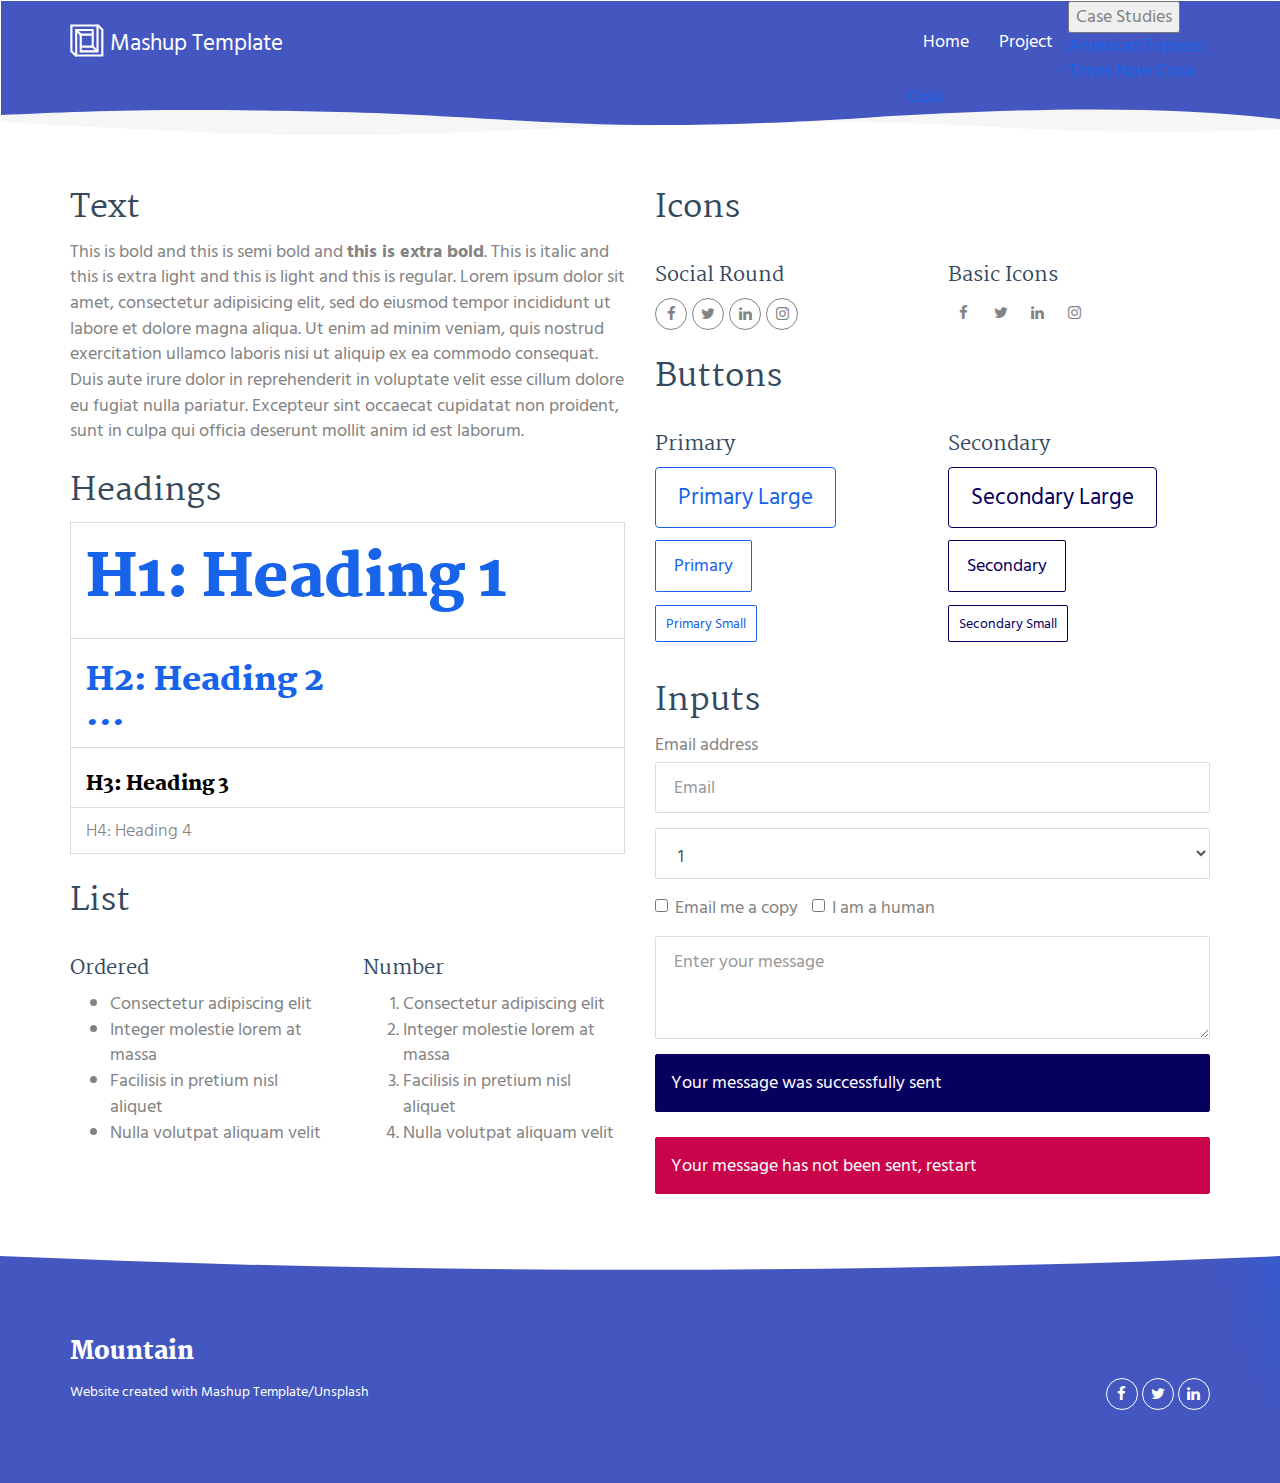
<file: components.html>
<!DOCTYPE html>
<html lang="en">

<head>
  <meta charset="UTF-8">
  <meta content="IE=edge" http-equiv="X-UA-Compatible">
  <meta content="width=device-width,initial-scale=1" name="viewport">
  <meta content="description" name="description">
  <meta name="google" content="notranslate" />
  <meta content="Mashup templates have been developped by Orson.io team" name="author">

  <!-- Disable tap highlight on IE -->
  <meta name="msapplication-tap-highlight" content="no">


  <link rel="apple-touch-icon" sizes="180x180" href="./assets/apple-icon-180x180.png">
  <link href="./assets/favicon.ico" rel="icon">

  <link href="" rel="stylesheet">


  <title>Title page</title>

  <link href="./main.550dcf66.css" rel="stylesheet">
</head>

<body> <!-- Add your content of header -->
  <header>
    <nav class="navbar navbar-default active">
      <div class="container">
        <div class="navbar-header">
          <button type="button" class="navbar-toggle collapsed" data-toggle="collapse" data-target="#navbar-collapse"
            aria-expanded="false">
            <span class="sr-only">Toggle navigation</span>
            <span class="icon-bar"></span>
            <span class="icon-bar"></span>
            <span class="icon-bar"></span>
          </button>
          <a class="navbar-brand" href="./index.html" title="">
            <img src="./assets/images/mashup-icon.svg" class="navbar-logo-img" alt="">
            Mashup Template
          </a>
        </div>

        <div class="collapse navbar-collapse" id="navbar-collapse">
          <ul class="nav navbar-nav navbar-right">
            <li><a href="./index.html" title="">Home</a></li>
            <li><a href="./project.html" title="">Project</a></li>
            <div class="dropdown">
              <button class="dropbtn">Case Studies</button>

              <div class="dropdown-content">
                <a href="./project.html">American Express</a>
                <a href="#">Times Now</a>
                <a href="#">Coca Cola</a>
              </div>
            </div>

          </ul>
        </div>
      </div>
    </nav>
  </header>

  <!-- Add your site or app content here -->
  <div class="container">
    <div class="row">
      <div class="col-xs-12 col-md-6">

        <div class="template-example">
          <h2 class="template-title-example">Text</h2>
          <p>This is bold and this is semi bold and <b>this is extra bold</b>. This is italic and this is extra light
            and this is light
            and this is regular. Lorem ipsum dolor sit amet, consectetur adipisicing elit, sed do eiusmod
            tempor incididunt ut labore et dolore magna aliqua. Ut enim ad minim veniam,
            quis nostrud exercitation ullamco laboris nisi ut aliquip ex ea commodo
            consequat. Duis aute irure dolor in reprehenderit in voluptate velit esse
            cillum dolore eu fugiat nulla pariatur. Excepteur sint occaecat cupidatat non
            proident, sunt in culpa qui officia deserunt mollit anim id est laborum.
          </p>
        </div>

        <div class="template-example">
          <h2 class="template-title-example">Headings</h2>

          <table class="table table-bordered">
            <tr>
              <td>
                <h1>H1: Heading 1</h1>
              </td>
            </tr>
            <tr>
              <td>
                <h2>H2: Heading 2</h2>
              </td>
            </tr>
            <tr>
              <td>
                <h3>H3: Heading 3</h3>
              </td>
            </tr>
            <tr>
              <td>
                <h4>H4: Heading 4</h4>
              </td>
            </tr>
          </table>
        </div>

        <div class="template-example">
          <h2 class="template-title-example">List</h2>
          <div class="row">
            <div class="col-md-6">
              <h3 class="template-title-example">Ordered</h3>
              <ul>
                <li>Consectetur adipiscing elit</li>
                <li>Integer molestie lorem at massa</li>
                <li>Facilisis in pretium nisl aliquet</li>
                <li>Nulla volutpat aliquam velit</li>
              </ul>
            </div>
            <div class="col-md-6">
              <h3 class="template-title-example">Number</h3>
              <ol>
                <li>Consectetur adipiscing elit</li>
                <li>Integer molestie lorem at massa</li>
                <li>Facilisis in pretium nisl aliquet</li>
                <li>Nulla volutpat aliquam velit</li>
              </ol>
            </div>
          </div>
        </div>


      </div>

      <div class="col-xs-12 col-md-6">
        <div class="template-example">
          <h2 class="template-title-example">Icons</h2>

          <div class="row">
            <div class="col-md-6">
              <h3 class="template-title-example">Social Round</h2>
                <ul class="list-icons">
                  <li>
                    <a href="" class="social-round-icon fa-icon">
                      <i class="fa fa-facebook"></i>
                    </a>
                  </li>
                  <li>
                    <a href="" class="social-round-icon fa-icon">
                      <i class="fa fa-twitter"></i>
                    </a>
                  </li>
                  <li>
                    <a href="" class="social-round-icon fa-icon">
                      <i class="fa fa-linkedin"></i>
                    </a>
                  </li>
                  <li>
                    <a href="" class="social-round-icon fa-icon">
                      <i class="fa fa-instagram"></i>
                    </a>
                  </li>
                </ul>
            </div>
            <div class="col-md-6">
              <h3 class="template-title-example">Basic Icons</h2>
                <ul class="list-icons">
                  <li>
                    <span class="fa-icon">
                      <i class="fa fa-facebook"></i>
                    </span>
                  </li>
                  <li>
                    <span class="fa-icon">
                      <i class="fa fa-twitter"></i>
                    </span>
                  </li>
                  <li>
                    <span class="fa-icon">
                      <i class="fa fa-linkedin"></i>
                    </span>
                  </li>
                  <li>
                    <span class="fa-icon">
                      <i class="fa fa-instagram"></i>
                    </span>
                  </li>
                </ul>
            </div>

          </div>





        </div>

        <div class="template-example">
          <h2 class="template-title-example">Buttons</h2>
          <div class="row">
            <div class="col-md-6">
              <h3 class="template-title-example">Primary</h2>
                <div class="row">
                  <div class="col-md-6">
                    <p><a href="" class="btn btn-primary btn-lg">Primary Large</a></p>
                    <p><a href="" class="btn btn-primary">Primary </a></p>
                    <p><a href="" class="btn btn-primary btn-sm">Primary Small</a></p>
                  </div>
                </div>

            </div>

            <div class="col-md-6">
              <h3 class="template-title-example">Secondary</h2>
                <div class="row">
                  <div class="col-md-6">
                    <p><a href="" class="btn btn-info btn-lg">Secondary Large</a></p>
                    <p><a href="" class="btn btn-info">Secondary </a></p>
                    <p><a href="" class="btn btn-info btn-sm">Secondary Small</a></p>
                  </div>
                </div>
            </div>
          </div>
        </div>

        <div class="template-example">
          <h2 class="template-title-example">Inputs</h2>

          <div class="form-group">
            <label for="exampleInputEmail1">Email address</label>
            <input type="email" class="form-control" id="exampleInputEmail1" placeholder="Email">
          </div>

          <div class="form-group">
            <select class="form-control">
              <option>1</option>
              <option>2</option>
              <option>3</option>
              <option>4</option>
              <option>5</option>
            </select>
          </div>

          <div class="form-group">
            <label class="checkbox-inline">
              <input type="checkbox" id="inlineCheckbox1" value="option1"> Email me a copy
            </label>
            <label class="checkbox-inline">
              <input type="checkbox" id="inlineCheckbox2" value="option2"> I am a human
            </label>
          </div>

          <div class="form-group">
            <textarea class="form-control" rows="3" placeholder="Enter your message"></textarea>
          </div>

          <div class="alert alert-success" role="alert">Your message was successfully sent</div>
          <div class="alert alert-danger" role="alert">Your message has not been sent, restart</div>
        </div>




      </div>
    </div>
  </div>

  <footer class="footer-container white-text-container">
    <div class="container">
      <div class="row">


        <div class="col-xs-12">
          <h3>Mountain</h3>

          <div class="row">
            <div class="col-xs-12 col-sm-7">
              <p><small>Website created with <a href="http://www.mashup-template.com/"
                    title="Create website with free html template">Mashup Template</a>/<a
                    href="https://www.unsplash.com/" title="Beautiful Free Images">Unsplash</a></small>
              </p>
            </div>
            <div class="col-xs-12 col-sm-5">
              <p class="text-right">
                <a href="https://facebook.com/" class="social-round-icon white-round-icon fa-icon" title="">
                  <i class="fa fa-facebook" aria-hidden="true"></i>
                </a>
                <a href="https://twitter.com/" class="social-round-icon white-round-icon fa-icon" title="">
                  <i class="fa fa-twitter" aria-hidden="true"></i>
                </a>
                <a href="https://www.linkedin.com/" class="social-round-icon white-round-icon fa-icon" title="">
                  <i class="fa fa-linkedin" aria-hidden="true"></i>
                </a>
              </p>
            </div>
          </div>


        </div>
      </div>
    </div>
  </footer>

  <script>
    document.addEventListener("DOMContentLoaded", function (event) {
      navActivePage();
      scrollRevelation('.reveal');
    });
  </script>

  <!-- Google Analytics: change UA-XXXXX-X to be your site's ID 

<script>
  (function (i, s, o, g, r, a, m) {
    i['GoogleAnalyticsObject'] = r; i[r] = i[r] || function () {
      (i[r].q = i[r].q || []).push(arguments)
    }, i[r].l = 1 * new Date(); a = s.createElement(o),
      m = s.getElementsByTagName(o)[0]; a.async = 1; a.src = g; m.parentNode.insertBefore(a, m)
  })(window, document, 'script', '//www.google-analytics.com/analytics.js', 'ga');
  ga('create', 'UA-XXXXX-X', 'auto');
  ga('send', 'pageview');
</script>

-->
  <script type="text/javascript" src="./main.0cf8b554.js"></script>
</body>

</html>
</file>
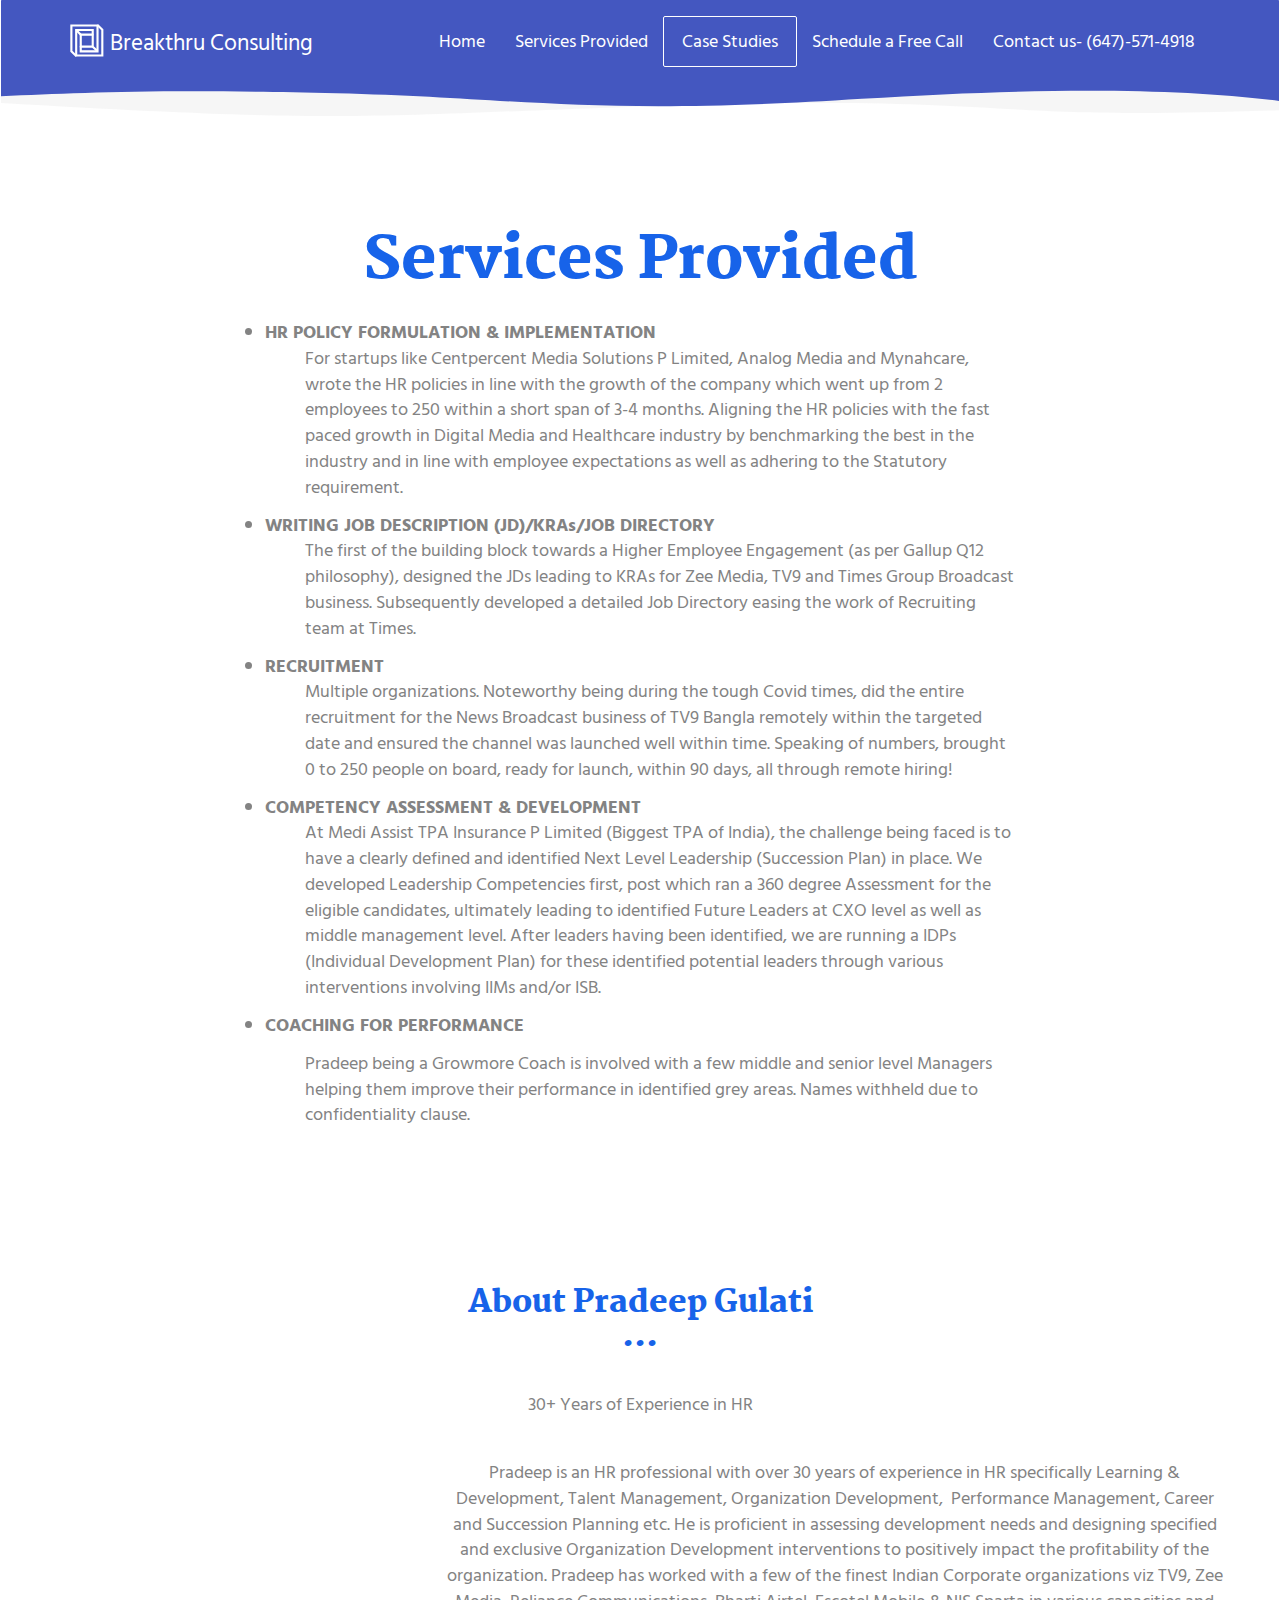
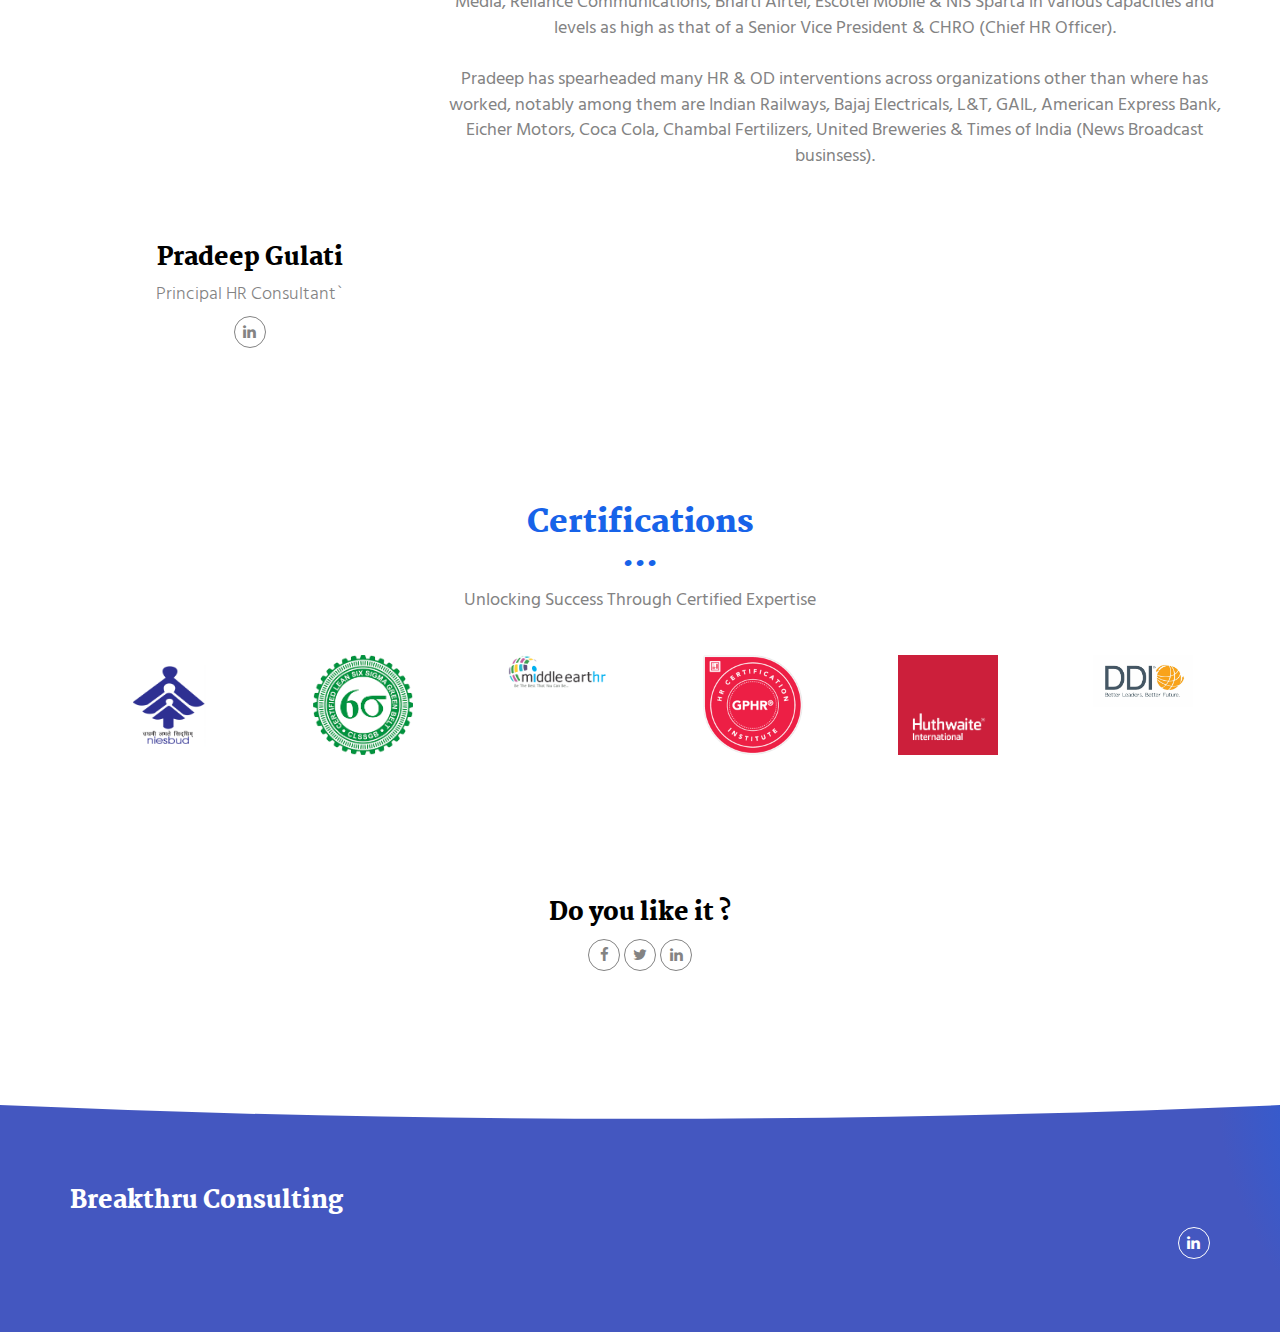
<file: services.html>
<!DOCTYPE html>
<html lang="en">

<head>
  <meta charset="UTF-8">
  <meta content="IE=edge" http-equiv="X-UA-Compatible">
  <meta content="width=device-width,initial-scale=1" name="viewport">
  <meta content="description" name="description">
  <meta name="google" content="notranslate" />
  <meta content="Mashup templates have been developped by Orson.io team" name="author">

  <!-- Disable tap highlight on IE -->
  <meta name="msapplication-tap-highlight" content="no">


  <link rel="apple-touch-icon" sizes="180x180" href="./assets/apple-icon-180x180.png">
  <link href="./assets/favicon.ico" rel="icon">

  <link href="" rel="stylesheet">
  <style>
    .dropbtn {
      background-color: #4457c0;
      color: white;
      padding: 16px;
      font-size: 16px;
      border: none;
      cursor: pointer;
    }

    .dropdown {
      position: relative;
      display: inline-block;
    }

    .dropdown-content {
      display: none;
      position: absolute;
      background-color: #f9f9f9;
      min-width: 160px;
      box-shadow: 0px 8px 16px 0px rgba(0, 0, 0, 0.2);
      z-index: 1;
      top: 100%;
      /* This positions the dropdown below the button */
    }

    .dropdown-content a {
      color: black;
      padding: 12px 16px;
      text-decoration: none;
      display: block;
    }

    .dropdown-content a:hover {
      background-color: #f1f1f1;
    }

    .dropdown:hover .dropdown-content {
      display: block;
    }

    .dropdown:hover .dropbtn {
      /* TODO:change color to a darker shade */
      background-color: #070e37;
    }
  </style>

  <title>Services and Team</title>

  <link href="./main.550dcf66.css" rel="stylesheet">
</head>

<body> <!-- Add your content of header -->
  <header>
    <nav class="navbar navbar-default active">
      <div class="container">
        <div class="navbar-header">
          <button type="button" class="navbar-toggle collapsed" data-toggle="collapse" data-target="#navbar-collapse"
            aria-expanded="false">
            <span class="sr-only">Toggle navigation</span>
            <span class="icon-bar"></span>
            <span class="icon-bar"></span>
            <span class="icon-bar"></span>
          </button>
          <a class="navbar-brand" href="./index.html" title="">
            <img src="./assets/images/mashup-icon.svg" class="navbar-logo-img" alt="">
            Breakthru Consulting
          </a>
        </div>

        <div class="collapse navbar-collapse" id="navbar-collapse">
          <ul class="nav navbar-nav navbar-right">
            <li><a href="./index.html" title="">Home</a></li>
            <li><a href="./services.html" title="">Services Provided</a></li>
            <li>
              <div class="dropdown">
                <button class="btn btn-default navbar-btn">Case Studies</button>
                <div class="dropdown-content">
                  <a href="./amex.html">American Express</a>
                  <a href="./timesnow.html">Times Now</a>
                  <a href="./airtel.html">Airtel</a>
                </div>
              </div>
            </li>
            <li><a href="https://calendly.com/breakthru_consulting" target="_blank">Schedule a Free Call</a></li>

            <li><a href="./index.html" title="">Contact us- (647)-571-4918</a></li>
          </ul>
        </div>
      </div>
    </nav>
  </header>

  <div class="section-container">
    <div class="container">
      <div class="row">
        <div class="col-xs-12 col-md-8 col-md-offset-2">
          <h1 class="text-center">Services Provided</h1>

          <li><b>HR POLICY FORMULATION & IMPLEMENTATION</b></li>
          <ul>
            <p>For startups like Centpercent Media Solutions P Limited, Analog Media and Mynahcare, wrote the HR
              policies in line with the growth of the company which went up from 2 employees to 250 within a short span
              of 3-4 months. Aligning the HR policies with the fast paced growth in Digital Media and Healthcare
              industry by benchmarking the best in the industry and in line with employee expectations as well as
              adhering to the Statutory requirement.
            </p>
          </ul>
          <li><b>WRITING JOB DESCRIPTION (JD)/KRAs/JOB DIRECTORY</b></li>
          <ul>
            <p>The first of the building block towards a Higher Employee Engagement (as per Gallup Q12 philosophy),
              designed the JDs leading to KRAs for Zee Media, TV9 and Times Group Broadcast business. Subsequently
              developed a detailed Job Directory easing the work of Recruiting team at Times.
            </p>
          </ul>
          <li><b>RECRUITMENT</b></li>
          <ul>
            <p>Multiple organizations. Noteworthy being during the tough Covid times, did the entire recruitment for the
              News Broadcast business of TV9 Bangla remotely within the targeted date and ensured the channel was
              launched well within time. Speaking of numbers, brought 0 to 250 people on board, ready for launch, within
              90 days, all through remote hiring!</p>
          </ul>
          <li><b>COMPETENCY ASSESSMENT & DEVELOPMENT</b></li>
          <ul>
            <p>
              At Medi Assist TPA Insurance P Limited (Biggest TPA of India), the challenge being faced is to have a
              clearly defined and identified Next Level Leadership (Succession Plan) in place.
              We developed Leadership Competencies first, post which ran a 360 degree Assessment for the eligible
              candidates, ultimately leading to identified Future Leaders at CXO level as well as middle management
              level. After leaders having been identified, we are running a IDPs (Individual Development Plan) for these
              identified potential leaders through various interventions involving IIMs and/or ISB.</p>
          </ul>
          <li><b>COACHING FOR PERFORMANCE</b></li>
          <p>
          <ul>Pradeep being a Growmore Coach is involved with a few middle and senior level Managers helping them
            improve
            their performance in identified grey areas. Names withheld due to confidentiality clause.
          </ul>
          </p>
        </div>
      </div>
    </div>
  </div>



  <div class="section-container">
    <div class="container text-center">
      <div class="row section-container-spacer">
        <div class="col-xs-12 col-md-12">
          <h2>About Pradeep Gulati</h2>
          <p><br>30+ Years of Experience in HR
          </p>
        </div>
      </div>
      <div class="row">
        <div class="col-xs-12 col-md-4">
          <img src="./assets/images/profil-02.jpg" alt="" class="reveal img-responsive reveal-content image-center">
          <h3>Pradeep Gulati</h3>
          <h4> Principal HR Consultant`</h4>

          <a href="https://www.linkedin.com/in/sakshamgulati/" class="social-round-icon fa-icon" title="">
            <i class="fa fa-linkedin" aria-hidden="true"></i>
          </a>
          </p>
        </div>
        <p>Pradeep is an HR professional with over 30 years of experience in HR specifically Learning &amp;
          Development, Talent Management, Organization Development,  Performance Management, Career and
          Succession Planning etc. He is proficient in assessing development needs and designing specified and
          exclusive Organization Development interventions to positively impact the profitability of the organization.
          Pradeep has worked with a few of the finest Indian Corporate organizations viz TV9, Zee Media, Reliance
          Communications, Bharti Airtel, Escotel Mobile &amp; NIS Sparta in various capacities and levels as high as
          that
          of a Senior Vice President &amp; CHRO (Chief HR Officer).<br>
           
          <br>Pradeep has spearheaded many HR &amp; OD interventions across organizations other than where has
          worked, notably among them are Indian Railways, Bajaj Electricals, L&amp;T, GAIL, American Express Bank,
          Eicher Motors, Coca Cola, Chambal Fertilizers, United Breweries &amp; Times of India (News Broadcast
          businsess).
        </p>


      </div>
    </div>
  </div>
  <div class="section-container">
    <div class="container text-center">
      <div class="row section-container-spacer">
        <div class="col-xs-12 col-md-12">
          <h2 class="text-center">Certifications</h2>
          <p>Unlocking Success Through Certified Expertise
          </p>
        </div>
      </div>
      <div class="container">
        <div class="row justify-content-center align-items-center">
          <div class="col-xs-12 col-md-2 text-center"> <!-- Add text-center class here -->
            <img src="./assets/images/niesbud.png" alt=""
              class="img-responsive reveal-content image-center grayscale logo-image" height="100" width="100">
          </div>
          <div class="col-xs-12 col-md-2 text-center"> <!-- Add text-center class here -->
            <img src="./assets/images/six_sigma.png" alt=""
              class="img-responsive reveal-content image-center grayscale logo-image" height="100" width="100">
          </div>
          <div class="col-xs-12 col-md-2 text-center"> <!-- Add text-center class here -->
            <img src="./assets/images/middle_earth.png" alt=""
              class="img-responsive reveal-content image-center grayscale logo-image" height="100" width="100">
          </div>
          <div class="col-xs-12 col-md-2 text-center"> <!-- Add text-center class here -->
            <img src="./assets/images/GPHR.png" alt=""
              class="img-responsive reveal-content image-center grayscale logo-image" height="100" width="100">
          </div>
          <div class="col-xs-12 col-md-2 text-center"> <!-- Add text-center class here -->
            <img src="./assets/images/spin_selling.png" alt=""
              class="img-responsive reveal-content image-center grayscale logo-image" height="100" width="100">
          </div>
          <div class="col-xs-12 col-md-2 text-center"> <!-- Add text-center class here -->
            <img src="./assets/images/service_plus.png" alt=""
              class="img-responsive reveal-content image-center grayscale logo-image" height="100" width="100">
          </div>
          <!-- Uncomment and add text-center class to other columns if needed -->
        </div>
      </div>

    </div>
  </div>

  <div class="section-container">
    <div class="container text-center">
      <div class="row section-container-spacer">
        <div class="col-xs-12 col-md-12">

          <h3>Do you like it ?</h3>
          <p>
            <a href="https://facebook.com/" class="social-round-icon fa-icon" title="">
              <i class="fa fa-facebook" aria-hidden="true"></i>
            </a>
            <a href="https://twitter.com/" class="social-round-icon fa-icon" title="">
              <i class="fa fa-twitter" aria-hidden="true"></i>
            </a>
            <a href="https://www.linkedin.com/" class="social-round-icon fa-icon" title="">
              <i class="fa fa-linkedin" aria-hidden="true"></i>
            </a>
          </p>
        </div>
      </div>

    </div>
  </div>

  <footer class="footer-container white-text-container">
    <div class="container">
      <div class="row">


        <div class="col-xs-12">
          <h3>Breakthru Consulting</h3>

          <div class="row">
            <div class="col-xs-12 col-sm-7">
              </p>
            </div>
            <div class="col-xs-12 col-sm-5">
              <p class="text-right">
                <a href="https://www.linkedin.com/company/breakthru-consultancy/"
                  class="social-round-icon white-round-icon fa-icon" title="">
                  <i class="fa fa-linkedin" aria-hidden="true"></i>
                </a>
              </p>
            </div>
          </div>


        </div>
      </div>
    </div>
  </footer>


  <script>
    document.addEventListener("DOMContentLoaded", function (event) {
      navActivePage();
      scrollRevelation('.reveal');
    });
  </script>

  <!-- Google Analytics: change UA-XXXXX-X to be your site's ID 

<script>
  (function (i, s, o, g, r, a, m) {
    i['GoogleAnalyticsObject'] = r; i[r] = i[r] || function () {
      (i[r].q = i[r].q || []).push(arguments)
    }, i[r].l = 1 * new Date(); a = s.createElement(o),
      m = s.getElementsByTagName(o)[0]; a.async = 1; a.src = g; m.parentNode.insertBefore(a, m)
  })(window, document, 'script', '//www.google-analytics.com/analytics.js', 'ga');
  ga('create', 'UA-XXXXX-X', 'auto');
  ga('send', 'pageview');
</script>

-->
  <script type="text/javascript" src="./main.0cf8b554.js"></script>
</body>

</html>
</file>
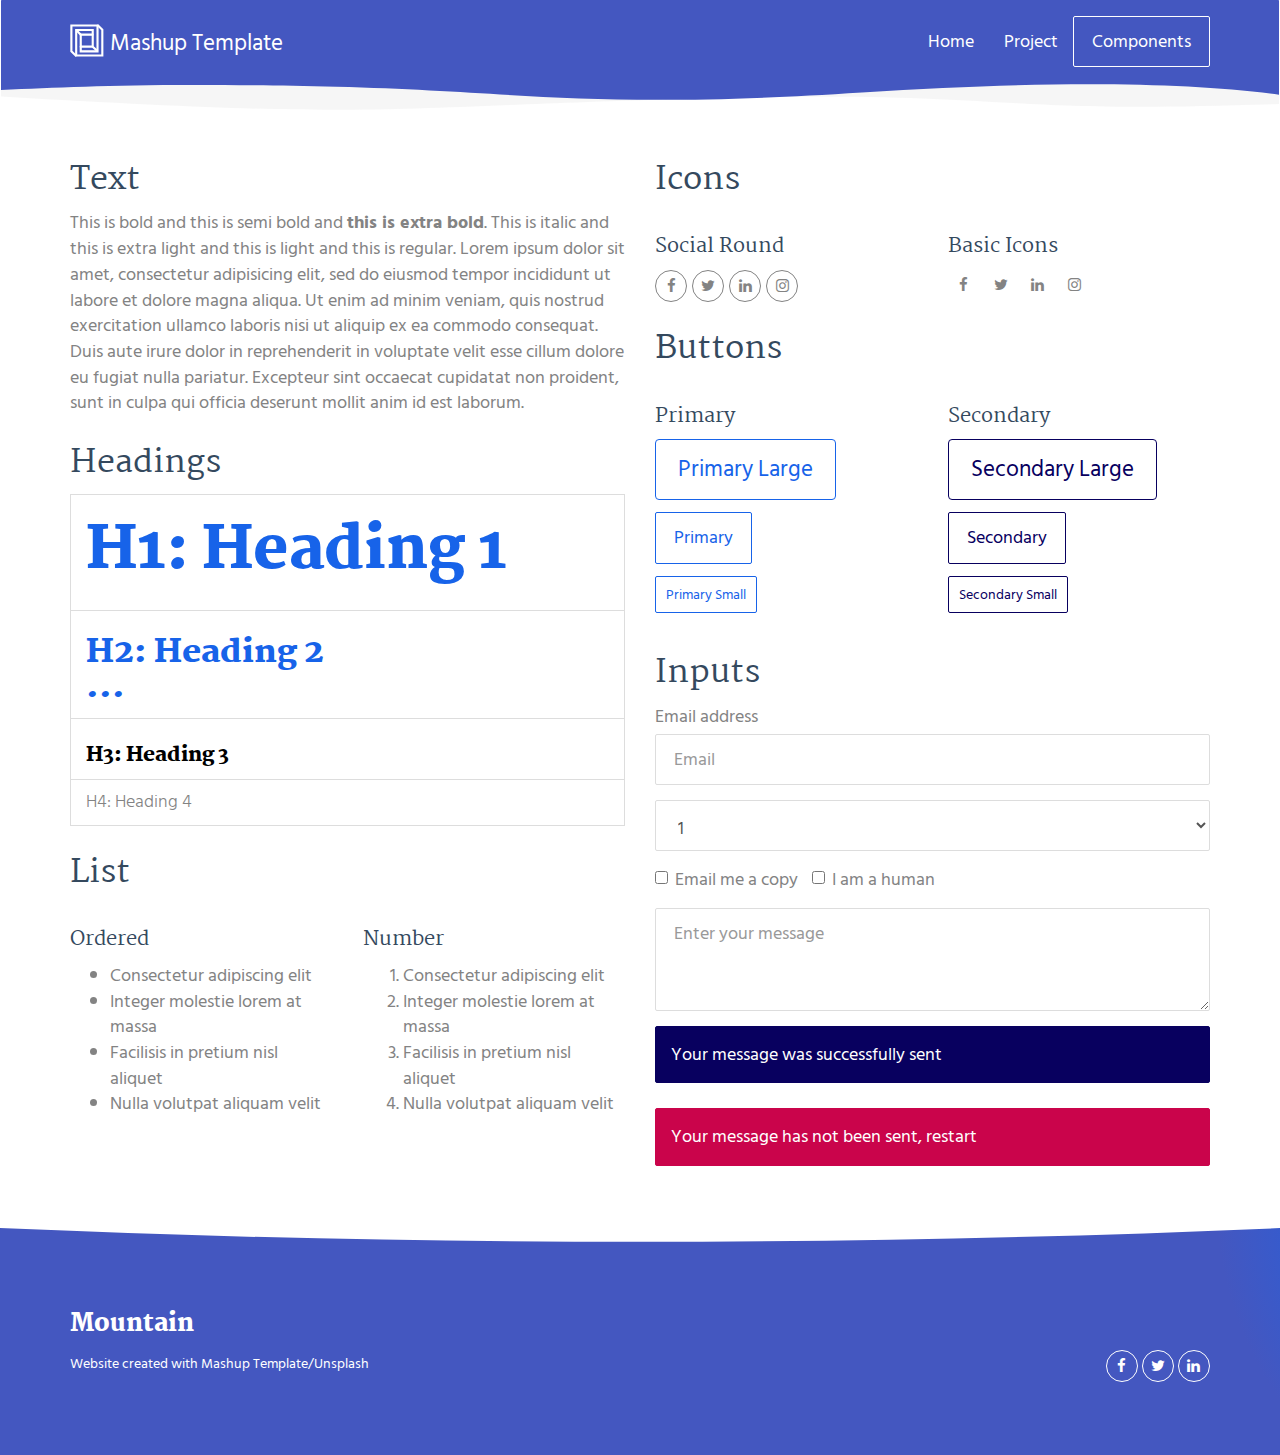
<file: Desktop/WebDev/Breakthru/components.html>
<!DOCTYPE html>
<html lang="en">

<head>
  <meta charset="UTF-8">
  <meta content="IE=edge" http-equiv="X-UA-Compatible">
  <meta content="width=device-width,initial-scale=1" name="viewport">
  <meta content="description" name="description">
  <meta name="google" content="notranslate" />
  <meta content="Mashup templates have been developped by Orson.io team" name="author">

  <!-- Disable tap highlight on IE -->
  <meta name="msapplication-tap-highlight" content="no">
  
  
  <link rel="apple-touch-icon" sizes="180x180" href="./assets/apple-icon-180x180.png">
  <link href="./assets/favicon.ico" rel="icon">

  <link href="" rel="stylesheet">


  <title>Title page</title>

<link href="./main.550dcf66.css" rel="stylesheet"></head>

<body> <!-- Add your content of header -->
<header>
  <nav class="navbar navbar-default active">
    <div class="container">
      <div class="navbar-header">
        <button type="button" class="navbar-toggle collapsed" data-toggle="collapse" data-target="#navbar-collapse" aria-expanded="false">
          <span class="sr-only">Toggle navigation</span>
          <span class="icon-bar"></span>
          <span class="icon-bar"></span>
          <span class="icon-bar"></span>
        </button>
        <a class="navbar-brand" href="./index.html" title="">
          <img src="./assets/images/mashup-icon.svg" class="navbar-logo-img" alt="">
          Mashup Template
        </a>
      </div>

      <div class="collapse navbar-collapse" id="navbar-collapse">
        <ul class="nav navbar-nav navbar-right">
          <li><a href="./index.html" title="">Home</a></li>
          <li><a href="./project.html" title="">Project</a></li>
          <li>
            <p>
              <a href="./components.html" class="btn btn-default navbar-btn" title="">Components</a>
            </p>
          </li>

        </ul>
      </div> 
    </div>
  </nav>
</header>

<!-- Add your site or app content here -->
  <div class="container">
    <div class="row">
      <div class="col-xs-12 col-md-6">

        <div class="template-example">
          <h2 class="template-title-example">Text</h2>
          <p>This is bold and this is semi bold and <b>this is extra bold</b>. This is italic and this is extra light and this is light
          and this is regular. Lorem ipsum dolor sit amet, consectetur adipisicing elit, sed do eiusmod
          tempor incididunt ut labore et dolore magna aliqua. Ut enim ad minim veniam,
          quis nostrud exercitation ullamco laboris nisi ut aliquip ex ea commodo
          consequat. Duis aute irure dolor in reprehenderit in voluptate velit esse
          cillum dolore eu fugiat nulla pariatur. Excepteur sint occaecat cupidatat non
          proident, sunt in culpa qui officia deserunt mollit anim id est laborum.
          </p>
        </div>

        <div class="template-example">
          <h2 class="template-title-example">Headings</h2>
          
          <table class="table table-bordered">
            <tr><td><h1>H1: Heading 1</h1></td></tr>
            <tr><td><h2>H2: Heading 2</h2></td></tr>
            <tr><td><h3>H3: Heading 3</h3></td></tr>
            <tr><td><h4>H4: Heading 4</h4></td></tr>
          </table>
        </div>

        <div class="template-example">
          <h2 class="template-title-example">List</h2>
          <div class="row">
            <div class="col-md-6">
              <h3 class="template-title-example">Ordered</h3>
              <ul>
                <li>Consectetur adipiscing elit</li>
                <li>Integer molestie lorem at massa</li>
                <li>Facilisis in pretium nisl aliquet</li>
                <li>Nulla volutpat aliquam velit</li>
              </ul>
            </div>
            <div class="col-md-6">
              <h3 class="template-title-example">Number</h3>
              <ol>
                <li>Consectetur adipiscing elit</li>
                <li>Integer molestie lorem at massa</li>
                <li>Facilisis in pretium nisl aliquet</li>
                <li>Nulla volutpat aliquam velit</li>
              </ol>
            </div>
          </div>
        </div>

        
      </div>

      <div class="col-xs-12 col-md-6">
        <div class="template-example">
          <h2 class="template-title-example">Icons</h2>
          
          <div class="row">
            <div class="col-md-6">
              <h3 class="template-title-example">Social Round</h2>
              <ul class="list-icons">
                <li>
                  <a href="" class="social-round-icon fa-icon">
                    <i class="fa fa-facebook"></i>
                  </a>
                </li>
                <li>
                  <a href="" class="social-round-icon fa-icon">
                    <i class="fa fa-twitter"></i>
                  </a>
                </li>
                <li>
                  <a href="" class="social-round-icon fa-icon">
                    <i class="fa fa-linkedin"></i>
                  </a>
                </li>
                <li>
                  <a href="" class="social-round-icon fa-icon">
                    <i class="fa fa-instagram"></i>
                  </a>
                </li>
              </ul>
            </div>
            <div class="col-md-6">
               <h3 class="template-title-example">Basic Icons</h2>
                <ul class="list-icons">
                  <li>
                    <span class="fa-icon">
                      <i class="fa fa-facebook"></i>
                    </span>
                  </li>
                  <li>
                    <span class="fa-icon">
                      <i class="fa fa-twitter"></i>
                    </span>
                  </li>
                  <li>
                    <span class="fa-icon">
                      <i class="fa fa-linkedin"></i>
                    </span>
                  </li>
                  <li>
                    <span class="fa-icon">
                      <i class="fa fa-instagram"></i>
                    </span>
                  </li>
                </ul>
            </div>

          </div>


          


        </div>

        <div class="template-example">
          <h2 class="template-title-example">Buttons</h2>
          <div class="row">
            <div class="col-md-6">
              <h3 class="template-title-example">Primary</h2>
              <div class="row">
                  <div class="col-md-6">
                  <p><a href="" class="btn btn-primary btn-lg">Primary Large</a></p>
                  <p><a href="" class="btn btn-primary">Primary </a></p>
                  <p><a href="" class="btn btn-primary btn-sm">Primary Small</a></p>
                </div>
              </div>

            </div>

            <div class="col-md-6">
              <h3 class="template-title-example">Secondary</h2>
              <div class="row">
                  <div class="col-md-6">
                  <p><a href="" class="btn btn-info btn-lg">Secondary Large</a></p>
                  <p><a href="" class="btn btn-info">Secondary </a></p>
                  <p><a href="" class="btn btn-info btn-sm">Secondary Small</a></p>
                </div>
              </div>
            </div>
          </div>
        </div>
        
        <div class="template-example">
          <h2 class="template-title-example">Inputs</h2>

            <div class="form-group">
              <label for="exampleInputEmail1">Email address</label>
              <input type="email" class="form-control" id="exampleInputEmail1" placeholder="Email">
            </div>

            <div class="form-group">
              <select class="form-control">
                <option>1</option>
                <option>2</option>
                <option>3</option>
                <option>4</option>
                <option>5</option>
              </select>
            </div>

            <div class="form-group">
              <label class="checkbox-inline">
                <input 
                type="checkbox" id="inlineCheckbox1" value="option1"> Email me a copy
              </label>
              <label class="checkbox-inline">
                <input type="checkbox" id="inlineCheckbox2" value="option2"> I am a human
              </label>
            </div>

            <div class="form-group">
              <textarea class="form-control" rows="3" placeholder="Enter your message"></textarea>
            </div>
            
            <div class="alert alert-success" role="alert">Your message was successfully sent</div>
            <div class="alert alert-danger" role="alert">Your message has not been sent, restart</div>
        </div>




      </div>
    </div>
  </div>

<footer class="footer-container white-text-container">
  <div class="container">
    <div class="row">

     
      <div class="col-xs-12">
        <h3>Mountain</h3>

        <div class="row">
          <div class="col-xs-12 col-sm-7">
            <p><small>Website created with <a href="http://www.mashup-template.com/" title="Create website with free html template">Mashup Template</a>/<a href="https://www.unsplash.com/" title="Beautiful Free Images">Unsplash</a></small>
            </p>
          </div>
          <div class="col-xs-12 col-sm-5">
            <p class="text-right">
              <a href="https://facebook.com/" class="social-round-icon white-round-icon fa-icon" title="">
                <i class="fa fa-facebook" aria-hidden="true"></i>
              </a>
              <a href="https://twitter.com/" class="social-round-icon white-round-icon fa-icon" title="">
                <i class="fa fa-twitter" aria-hidden="true"></i>
              </a>
              <a href="https://www.linkedin.com/" class="social-round-icon white-round-icon fa-icon" title="">
                <i class="fa fa-linkedin" aria-hidden="true"></i>
              </a>
            </p>
          </div>
        </div>
        
        
      </div>
    </div>
  </div>
</footer>

<script>
  document.addEventListener("DOMContentLoaded", function (event) {
    navActivePage();
    scrollRevelation('.reveal');
  });
</script>

<!-- Google Analytics: change UA-XXXXX-X to be your site's ID 

<script>
  (function (i, s, o, g, r, a, m) {
    i['GoogleAnalyticsObject'] = r; i[r] = i[r] || function () {
      (i[r].q = i[r].q || []).push(arguments)
    }, i[r].l = 1 * new Date(); a = s.createElement(o),
      m = s.getElementsByTagName(o)[0]; a.async = 1; a.src = g; m.parentNode.insertBefore(a, m)
  })(window, document, 'script', '//www.google-analytics.com/analytics.js', 'ga');
  ga('create', 'UA-XXXXX-X', 'auto');
  ga('send', 'pageview');
</script>

--> <script type="text/javascript" src="./main.0cf8b554.js"></script></body>

</html>
</file>
<file: main.550dcf66.css>
@import url(https://fonts.googleapis.com/css?family=Hind+Siliguri:300,600|Martel:400,900);@import url(https://maxcdn.bootstrapcdn.com/font-awesome/4.7.0/css/font-awesome.min.css);/*!
 * Bootstrap v3.3.7 (http://getbootstrap.com)
 * Copyright 2011-2016 Twitter, Inc.
 * Licensed under MIT (https://github.com/twbs/bootstrap/blob/master/LICENSE)
 */
/*! normalize.css v3.0.3 | MIT License | github.com/necolas/normalize.css */html{font-family:sans-serif;-ms-text-size-adjust:100%;-webkit-text-size-adjust:100%}body{margin:0}article,aside,details,figcaption,figure,footer,header,hgroup,main,menu,nav,section,summary{display:block}audio,canvas,progress,video{display:inline-block;vertical-align:baseline}audio:not([controls]){display:none;height:0}[hidden],template{display:none}a{background-color:transparent}a:active,a:hover{outline:0}abbr[title]{border-bottom:1px dotted}b,strong{font-weight:700}dfn{font-style:italic}h1{font-size:2em;margin:.67em 0}mark{background:#ff0;color:#000}small{font-size:80%}sub,sup{font-size:75%;line-height:0;position:relative;vertical-align:baseline}sup{top:-.5em}sub{bottom:-.25em}img{border:0}svg:not(:root){overflow:hidden}figure{margin:1em 40px}hr{box-sizing:content-box;height:0}pre{overflow:auto}code,kbd,pre,samp{font-family:monospace,monospace;font-size:1em}button,input,optgroup,select,textarea{color:inherit;font:inherit;margin:0}button{overflow:visible}button,select{text-transform:none}button,html input[type=button],input[type=reset],input[type=submit]{-webkit-appearance:button;cursor:pointer}button[disabled],html input[disabled]{cursor:default}button::-moz-focus-inner,input::-moz-focus-inner{border:0;padding:0}input{line-height:normal}input[type=checkbox],input[type=radio]{box-sizing:border-box;padding:0}input[type=number]::-webkit-inner-spin-button,input[type=number]::-webkit-outer-spin-button{height:auto}input[type=search]{-webkit-appearance:textfield;box-sizing:content-box}input[type=search]::-webkit-search-cancel-button,input[type=search]::-webkit-search-decoration{-webkit-appearance:none}fieldset{border:1px solid silver;margin:0 2px;padding:.35em .625em .75em}textarea{overflow:auto}optgroup{font-weight:700}table{border-collapse:collapse;border-spacing:0}td,th{padding:0}

/*! Source: https://github.com/h5bp/html5-boilerplate/blob/master/src/css/main.css */@media print{*,:after,:before{background:transparent!important;color:#000!important;box-shadow:none!important;text-shadow:none!important}a,a:visited{text-decoration:underline}a[href]:after{content:" (" attr(href) ")"}abbr[title]:after{content:" (" attr(title) ")"}a[href^="#"]:after,a[href^="javascript:"]:after{content:""}blockquote,pre{border:1px solid #999;page-break-inside:avoid}thead{display:table-header-group}img,tr{page-break-inside:avoid}img{max-width:100%!important}h2,h3,p{orphans:3;widows:3}h2,h3{page-break-after:avoid}.navbar{display:none}.btn>.caret,.dropup>.btn>.caret{border-top-color:#000!important}.label{border:1px solid #000}.table{border-collapse:collapse!important}.table td,.table th{background-color:#fff!important}.table-bordered td,.table-bordered th{border:1px solid #ddd!important}}*,:after,:before{-webkit-box-sizing:border-box;-moz-box-sizing:border-box;box-sizing:border-box}html{font-size:10px;-webkit-tap-highlight-color:transparent}body{font-family:Hind Siliguri,Helvetica,Arial,sans-serif;font-size:18px;line-height:1.42857;color:#838383;background-color:#fff}button,input,select,textarea{font-family:inherit;font-size:inherit;line-height:inherit}a{color:#1763e9;text-decoration:none}a:focus,a:hover{color:#1045a4;text-decoration:underline}a:focus{outline:5px auto -webkit-focus-ring-color;outline-offset:-2px}figure{margin:0}img{vertical-align:middle}.img-responsive{display:block;max-width:100%;height:auto}.img-rounded{border-radius:4px}.img-thumbnail{padding:4px;line-height:1.42857;background-color:#fff;border:1px solid #ddd;border-radius:2px;-webkit-transition:all .2s ease-in-out;-o-transition:all .2s ease-in-out;transition:all .2s ease-in-out;display:inline-block;max-width:100%;height:auto}.img-circle{border-radius:50%}hr{margin-top:25px;margin-bottom:25px;border:0;border-top:1px solid #eee}.sr-only{position:absolute;width:1px;height:1px;margin:-1px;padding:0;overflow:hidden;clip:rect(0,0,0,0);border:0}.sr-only-focusable:active,.sr-only-focusable:focus{position:static;width:auto;height:auto;margin:0;overflow:visible;clip:auto}[role=button]{cursor:pointer}.h1,.h2,.h3,.h4,.h5,.h6,h1,h2,h3,h4,h5,h6{font-family:Martel,Times New Roman,Times,serif;font-weight:900;line-height:1.1;color:#1763e9}.h1 .small,.h1 small,.h2 .small,.h2 small,.h3 .small,.h3 small,.h4 .small,.h4 small,.h5 .small,.h5 small,.h6 .small,.h6 small,h1 .small,h1 small,h2 .small,h2 small,h3 .small,h3 small,h4 .small,h4 small,h5 .small,h5 small,h6 .small,h6 small{font-weight:400;line-height:1;color:#777}.h1,.h2,.h3,h1,h2,h3{margin-top:25px;margin-bottom:12.5px}.h1 .small,.h1 small,.h2 .small,.h2 small,.h3 .small,.h3 small,h1 .small,h1 small,h2 .small,h2 small,h3 .small,h3 small{font-size:65%}.h4,.h5,.h6,h4,h5,h6{margin-top:12.5px;margin-bottom:12.5px}.h4 .small,.h4 small,.h5 .small,.h5 small,.h6 .small,.h6 small,h4 .small,h4 small,h5 .small,h5 small,h6 .small,h6 small{font-size:75%}.h1,h1{font-size:59px}.h2,h2{font-size:31px}.h3,h3{font-size:24px}.h4,.h5,h4,h5{font-size:18px}.h6,h6{font-size:16px}p{margin:0 0 12.5px}.lead{margin-bottom:25px;font-size:20px;font-weight:300;line-height:1.4}@media (min-width:768px){.lead{font-size:27px}}.small,small{font-size:77%}.mark,mark{background-color:#fcf8e3;padding:.2em}.text-left{text-align:left}.text-right{text-align:right}.text-center{text-align:center}.text-justify{text-align:justify}.text-nowrap{white-space:nowrap}.text-lowercase{text-transform:lowercase}.initialism,.text-uppercase{text-transform:uppercase}.text-capitalize{text-transform:capitalize}.text-muted{color:#777}.text-primary{color:#1763e9}a.text-primary:focus,a.text-primary:hover{color:#124fbb}.text-success{color:#fff}a.text-success:focus,a.text-success:hover{color:#e6e6e6}.text-info{color:#31708f}a.text-info:focus,a.text-info:hover{color:#245269}.text-warning{color:#8a6d3b}a.text-warning:focus,a.text-warning:hover{color:#66512c}.text-danger{color:#fff}a.text-danger:focus,a.text-danger:hover{color:#e6e6e6}.bg-primary{color:#fff;background-color:#1763e9}a.bg-primary:focus,a.bg-primary:hover{background-color:#124fbb}.bg-success{background-color:#08005f}a.bg-success:focus,a.bg-success:hover{background-color:#04002c}.bg-info{background-color:#d9edf7}a.bg-info:focus,a.bg-info:hover{background-color:#afd9ee}.bg-warning{background-color:#fcf8e3}a.bg-warning:focus,a.bg-warning:hover{background-color:#f7ecb5}.bg-danger{background-color:#ca044b}a.bg-danger:focus,a.bg-danger:hover{background-color:#980338}.page-header{padding-bottom:11.5px;margin:50px 0 25px;border-bottom:1px solid #eee}ol,ul{margin-top:0;margin-bottom:12.5px}ol ol,ol ul,ul ol,ul ul{margin-bottom:0}.list-inline,.list-unstyled{padding-left:0;list-style:none}.list-inline{margin-left:-5px}.list-inline>li{display:inline-block;padding-left:5px;padding-right:5px}dl{margin-top:0;margin-bottom:25px}dd,dt{line-height:1.42857}dt{font-weight:700}dd{margin-left:0}.dl-horizontal dd:after,.dl-horizontal dd:before{content:" ";display:table}.dl-horizontal dd:after{clear:both}@media (min-width:768px){.dl-horizontal dt{float:left;width:160px;clear:left;text-align:right;overflow:hidden;text-overflow:ellipsis;white-space:nowrap}.dl-horizontal dd{margin-left:180px}}abbr[data-original-title],abbr[title]{cursor:help;border-bottom:1px dotted #777}.initialism{font-size:90%}blockquote{padding:12.5px 25px;margin:0 0 25px;font-size:22.5px;border-left:5px solid #eee}blockquote ol:last-child,blockquote p:last-child,blockquote ul:last-child{margin-bottom:0}blockquote .small,blockquote footer,blockquote small{display:block;font-size:80%;line-height:1.42857;color:#777}blockquote .small:before,blockquote footer:before,blockquote small:before{content:"\2014   \A0"}.blockquote-reverse,blockquote.pull-right{padding-right:15px;padding-left:0;border-right:5px solid #eee;border-left:0;text-align:right}.blockquote-reverse .small:before,.blockquote-reverse footer:before,.blockquote-reverse small:before,blockquote.pull-right .small:before,blockquote.pull-right footer:before,blockquote.pull-right small:before{content:""}.blockquote-reverse .small:after,.blockquote-reverse footer:after,.blockquote-reverse small:after,blockquote.pull-right .small:after,blockquote.pull-right footer:after,blockquote.pull-right small:after{content:"\A0   \2014"}address{margin-bottom:25px;font-style:normal;line-height:1.42857}code,kbd,pre,samp{font-family:Menlo,Monaco,Consolas,Courier New,monospace}code{color:#c7254e;background-color:#f9f2f4}code,kbd{padding:2px 4px;font-size:90%;border-radius:2px}kbd{color:#fff;background-color:#333;box-shadow:inset 0 -1px 0 rgba(0,0,0,.25)}kbd kbd{padding:0;font-size:100%;font-weight:700;box-shadow:none}pre{display:block;padding:12px;margin:0 0 12.5px;font-size:17px;line-height:1.42857;word-break:break-all;word-wrap:break-word;color:#333;background-color:#f5f5f5;border:1px solid #ccc;border-radius:2px}pre code{padding:0;font-size:inherit;color:inherit;white-space:pre-wrap;background-color:transparent;border-radius:0}.pre-scrollable{max-height:340px;overflow-y:scroll}.container{margin-right:auto;margin-left:auto;padding-left:15px;padding-right:15px}.container:after,.container:before{content:" ";display:table}.container:after{clear:both}@media (min-width:768px){.container{width:750px}}@media (min-width:992px){.container{width:970px}}@media (min-width:1200px){.container{width:1170px}}.container-fluid{margin-right:auto;margin-left:auto;padding-left:15px;padding-right:15px}.container-fluid:after,.container-fluid:before{content:" ";display:table}.container-fluid:after{clear:both}.row{margin-left:-15px;margin-right:-15px}.row:after,.row:before{content:" ";display:table}.row:after{clear:both}.col-lg-1,.col-lg-2,.col-lg-3,.col-lg-4,.col-lg-5,.col-lg-6,.col-lg-7,.col-lg-8,.col-lg-9,.col-lg-10,.col-lg-11,.col-lg-12,.col-md-1,.col-md-2,.col-md-3,.col-md-4,.col-md-5,.col-md-6,.col-md-7,.col-md-8,.col-md-9,.col-md-10,.col-md-11,.col-md-12,.col-sm-1,.col-sm-2,.col-sm-3,.col-sm-4,.col-sm-5,.col-sm-6,.col-sm-7,.col-sm-8,.col-sm-9,.col-sm-10,.col-sm-11,.col-sm-12,.col-xs-1,.col-xs-2,.col-xs-3,.col-xs-4,.col-xs-5,.col-xs-6,.col-xs-7,.col-xs-8,.col-xs-9,.col-xs-10,.col-xs-11,.col-xs-12{position:relative;min-height:1px;padding-left:15px;padding-right:15px}.col-xs-1,.col-xs-2,.col-xs-3,.col-xs-4,.col-xs-5,.col-xs-6,.col-xs-7,.col-xs-8,.col-xs-9,.col-xs-10,.col-xs-11,.col-xs-12{float:left}.col-xs-1{width:8.33333%}.col-xs-2{width:16.66667%}.col-xs-3{width:25%}.col-xs-4{width:33.33333%}.col-xs-5{width:41.66667%}.col-xs-6{width:50%}.col-xs-7{width:58.33333%}.col-xs-8{width:66.66667%}.col-xs-9{width:75%}.col-xs-10{width:83.33333%}.col-xs-11{width:91.66667%}.col-xs-12{width:100%}.col-xs-pull-0{right:auto}.col-xs-pull-1{right:8.33333%}.col-xs-pull-2{right:16.66667%}.col-xs-pull-3{right:25%}.col-xs-pull-4{right:33.33333%}.col-xs-pull-5{right:41.66667%}.col-xs-pull-6{right:50%}.col-xs-pull-7{right:58.33333%}.col-xs-pull-8{right:66.66667%}.col-xs-pull-9{right:75%}.col-xs-pull-10{right:83.33333%}.col-xs-pull-11{right:91.66667%}.col-xs-pull-12{right:100%}.col-xs-push-0{left:auto}.col-xs-push-1{left:8.33333%}.col-xs-push-2{left:16.66667%}.col-xs-push-3{left:25%}.col-xs-push-4{left:33.33333%}.col-xs-push-5{left:41.66667%}.col-xs-push-6{left:50%}.col-xs-push-7{left:58.33333%}.col-xs-push-8{left:66.66667%}.col-xs-push-9{left:75%}.col-xs-push-10{left:83.33333%}.col-xs-push-11{left:91.66667%}.col-xs-push-12{left:100%}.col-xs-offset-0{margin-left:0}.col-xs-offset-1{margin-left:8.33333%}.col-xs-offset-2{margin-left:16.66667%}.col-xs-offset-3{margin-left:25%}.col-xs-offset-4{margin-left:33.33333%}.col-xs-offset-5{margin-left:41.66667%}.col-xs-offset-6{margin-left:50%}.col-xs-offset-7{margin-left:58.33333%}.col-xs-offset-8{margin-left:66.66667%}.col-xs-offset-9{margin-left:75%}.col-xs-offset-10{margin-left:83.33333%}.col-xs-offset-11{margin-left:91.66667%}.col-xs-offset-12{margin-left:100%}@media (min-width:768px){.col-sm-1,.col-sm-2,.col-sm-3,.col-sm-4,.col-sm-5,.col-sm-6,.col-sm-7,.col-sm-8,.col-sm-9,.col-sm-10,.col-sm-11,.col-sm-12{float:left}.col-sm-1{width:8.33333%}.col-sm-2{width:16.66667%}.col-sm-3{width:25%}.col-sm-4{width:33.33333%}.col-sm-5{width:41.66667%}.col-sm-6{width:50%}.col-sm-7{width:58.33333%}.col-sm-8{width:66.66667%}.col-sm-9{width:75%}.col-sm-10{width:83.33333%}.col-sm-11{width:91.66667%}.col-sm-12{width:100%}.col-sm-pull-0{right:auto}.col-sm-pull-1{right:8.33333%}.col-sm-pull-2{right:16.66667%}.col-sm-pull-3{right:25%}.col-sm-pull-4{right:33.33333%}.col-sm-pull-5{right:41.66667%}.col-sm-pull-6{right:50%}.col-sm-pull-7{right:58.33333%}.col-sm-pull-8{right:66.66667%}.col-sm-pull-9{right:75%}.col-sm-pull-10{right:83.33333%}.col-sm-pull-11{right:91.66667%}.col-sm-pull-12{right:100%}.col-sm-push-0{left:auto}.col-sm-push-1{left:8.33333%}.col-sm-push-2{left:16.66667%}.col-sm-push-3{left:25%}.col-sm-push-4{left:33.33333%}.col-sm-push-5{left:41.66667%}.col-sm-push-6{left:50%}.col-sm-push-7{left:58.33333%}.col-sm-push-8{left:66.66667%}.col-sm-push-9{left:75%}.col-sm-push-10{left:83.33333%}.col-sm-push-11{left:91.66667%}.col-sm-push-12{left:100%}.col-sm-offset-0{margin-left:0}.col-sm-offset-1{margin-left:8.33333%}.col-sm-offset-2{margin-left:16.66667%}.col-sm-offset-3{margin-left:25%}.col-sm-offset-4{margin-left:33.33333%}.col-sm-offset-5{margin-left:41.66667%}.col-sm-offset-6{margin-left:50%}.col-sm-offset-7{margin-left:58.33333%}.col-sm-offset-8{margin-left:66.66667%}.col-sm-offset-9{margin-left:75%}.col-sm-offset-10{margin-left:83.33333%}.col-sm-offset-11{margin-left:91.66667%}.col-sm-offset-12{margin-left:100%}}@media (min-width:992px){.col-md-1,.col-md-2,.col-md-3,.col-md-4,.col-md-5,.col-md-6,.col-md-7,.col-md-8,.col-md-9,.col-md-10,.col-md-11,.col-md-12{float:left}.col-md-1{width:8.33333%}.col-md-2{width:16.66667%}.col-md-3{width:25%}.col-md-4{width:33.33333%}.col-md-5{width:41.66667%}.col-md-6{width:50%}.col-md-7{width:58.33333%}.col-md-8{width:66.66667%}.col-md-9{width:75%}.col-md-10{width:83.33333%}.col-md-11{width:91.66667%}.col-md-12{width:100%}.col-md-pull-0{right:auto}.col-md-pull-1{right:8.33333%}.col-md-pull-2{right:16.66667%}.col-md-pull-3{right:25%}.col-md-pull-4{right:33.33333%}.col-md-pull-5{right:41.66667%}.col-md-pull-6{right:50%}.col-md-pull-7{right:58.33333%}.col-md-pull-8{right:66.66667%}.col-md-pull-9{right:75%}.col-md-pull-10{right:83.33333%}.col-md-pull-11{right:91.66667%}.col-md-pull-12{right:100%}.col-md-push-0{left:auto}.col-md-push-1{left:8.33333%}.col-md-push-2{left:16.66667%}.col-md-push-3{left:25%}.col-md-push-4{left:33.33333%}.col-md-push-5{left:41.66667%}.col-md-push-6{left:50%}.col-md-push-7{left:58.33333%}.col-md-push-8{left:66.66667%}.col-md-push-9{left:75%}.col-md-push-10{left:83.33333%}.col-md-push-11{left:91.66667%}.col-md-push-12{left:100%}.col-md-offset-0{margin-left:0}.col-md-offset-1{margin-left:8.33333%}.col-md-offset-2{margin-left:16.66667%}.col-md-offset-3{margin-left:25%}.col-md-offset-4{margin-left:33.33333%}.col-md-offset-5{margin-left:41.66667%}.col-md-offset-6{margin-left:50%}.col-md-offset-7{margin-left:58.33333%}.col-md-offset-8{margin-left:66.66667%}.col-md-offset-9{margin-left:75%}.col-md-offset-10{margin-left:83.33333%}.col-md-offset-11{margin-left:91.66667%}.col-md-offset-12{margin-left:100%}}@media (min-width:1200px){.col-lg-1,.col-lg-2,.col-lg-3,.col-lg-4,.col-lg-5,.col-lg-6,.col-lg-7,.col-lg-8,.col-lg-9,.col-lg-10,.col-lg-11,.col-lg-12{float:left}.col-lg-1{width:8.33333%}.col-lg-2{width:16.66667%}.col-lg-3{width:25%}.col-lg-4{width:33.33333%}.col-lg-5{width:41.66667%}.col-lg-6{width:50%}.col-lg-7{width:58.33333%}.col-lg-8{width:66.66667%}.col-lg-9{width:75%}.col-lg-10{width:83.33333%}.col-lg-11{width:91.66667%}.col-lg-12{width:100%}.col-lg-pull-0{right:auto}.col-lg-pull-1{right:8.33333%}.col-lg-pull-2{right:16.66667%}.col-lg-pull-3{right:25%}.col-lg-pull-4{right:33.33333%}.col-lg-pull-5{right:41.66667%}.col-lg-pull-6{right:50%}.col-lg-pull-7{right:58.33333%}.col-lg-pull-8{right:66.66667%}.col-lg-pull-9{right:75%}.col-lg-pull-10{right:83.33333%}.col-lg-pull-11{right:91.66667%}.col-lg-pull-12{right:100%}.col-lg-push-0{left:auto}.col-lg-push-1{left:8.33333%}.col-lg-push-2{left:16.66667%}.col-lg-push-3{left:25%}.col-lg-push-4{left:33.33333%}.col-lg-push-5{left:41.66667%}.col-lg-push-6{left:50%}.col-lg-push-7{left:58.33333%}.col-lg-push-8{left:66.66667%}.col-lg-push-9{left:75%}.col-lg-push-10{left:83.33333%}.col-lg-push-11{left:91.66667%}.col-lg-push-12{left:100%}.col-lg-offset-0{margin-left:0}.col-lg-offset-1{margin-left:8.33333%}.col-lg-offset-2{margin-left:16.66667%}.col-lg-offset-3{margin-left:25%}.col-lg-offset-4{margin-left:33.33333%}.col-lg-offset-5{margin-left:41.66667%}.col-lg-offset-6{margin-left:50%}.col-lg-offset-7{margin-left:58.33333%}.col-lg-offset-8{margin-left:66.66667%}.col-lg-offset-9{margin-left:75%}.col-lg-offset-10{margin-left:83.33333%}.col-lg-offset-11{margin-left:91.66667%}.col-lg-offset-12{margin-left:100%}}table{background-color:transparent}caption{padding-top:8px;padding-bottom:8px;color:#777}caption,th{text-align:left}.table{width:100%;max-width:100%;margin-bottom:25px}.table>tbody>tr>td,.table>tbody>tr>th,.table>tfoot>tr>td,.table>tfoot>tr>th,.table>thead>tr>td,.table>thead>tr>th{padding:8px;line-height:1.42857;vertical-align:top;border-top:1px solid #ddd}.table>thead>tr>th{vertical-align:bottom;border-bottom:2px solid #ddd}.table>caption+thead>tr:first-child>td,.table>caption+thead>tr:first-child>th,.table>colgroup+thead>tr:first-child>td,.table>colgroup+thead>tr:first-child>th,.table>thead:first-child>tr:first-child>td,.table>thead:first-child>tr:first-child>th{border-top:0}.table>tbody+tbody{border-top:2px solid #ddd}.table .table{background-color:#fff}.table-condensed>tbody>tr>td,.table-condensed>tbody>tr>th,.table-condensed>tfoot>tr>td,.table-condensed>tfoot>tr>th,.table-condensed>thead>tr>td,.table-condensed>thead>tr>th{padding:5px}.table-bordered,.table-bordered>tbody>tr>td,.table-bordered>tbody>tr>th,.table-bordered>tfoot>tr>td,.table-bordered>tfoot>tr>th,.table-bordered>thead>tr>td,.table-bordered>thead>tr>th{border:1px solid #ddd}.table-bordered>thead>tr>td,.table-bordered>thead>tr>th{border-bottom-width:2px}.table-striped>tbody>tr:nth-of-type(odd){background-color:#f9f9f9}.table-hover>tbody>tr:hover{background-color:#f5f5f5}table col[class*=col-]{position:static;float:none;display:table-column}table td[class*=col-],table th[class*=col-]{position:static;float:none;display:table-cell}.table>tbody>tr.active>td,.table>tbody>tr.active>th,.table>tbody>tr>td.active,.table>tbody>tr>th.active,.table>tfoot>tr.active>td,.table>tfoot>tr.active>th,.table>tfoot>tr>td.active,.table>tfoot>tr>th.active,.table>thead>tr.active>td,.table>thead>tr.active>th,.table>thead>tr>td.active,.table>thead>tr>th.active{background-color:#f5f5f5}.table-hover>tbody>tr.active:hover>td,.table-hover>tbody>tr.active:hover>th,.table-hover>tbody>tr:hover>.active,.table-hover>tbody>tr>td.active:hover,.table-hover>tbody>tr>th.active:hover{background-color:#e8e8e8}.table>tbody>tr.success>td,.table>tbody>tr.success>th,.table>tbody>tr>td.success,.table>tbody>tr>th.success,.table>tfoot>tr.success>td,.table>tfoot>tr.success>th,.table>tfoot>tr>td.success,.table>tfoot>tr>th.success,.table>thead>tr.success>td,.table>thead>tr.success>th,.table>thead>tr>td.success,.table>thead>tr>th.success{background-color:#08005f}.table-hover>tbody>tr.success:hover>td,.table-hover>tbody>tr.success:hover>th,.table-hover>tbody>tr:hover>.success,.table-hover>tbody>tr>td.success:hover,.table-hover>tbody>tr>th.success:hover{background-color:#060046}.table>tbody>tr.info>td,.table>tbody>tr.info>th,.table>tbody>tr>td.info,.table>tbody>tr>th.info,.table>tfoot>tr.info>td,.table>tfoot>tr.info>th,.table>tfoot>tr>td.info,.table>tfoot>tr>th.info,.table>thead>tr.info>td,.table>thead>tr.info>th,.table>thead>tr>td.info,.table>thead>tr>th.info{background-color:#d9edf7}.table-hover>tbody>tr.info:hover>td,.table-hover>tbody>tr.info:hover>th,.table-hover>tbody>tr:hover>.info,.table-hover>tbody>tr>td.info:hover,.table-hover>tbody>tr>th.info:hover{background-color:#c4e3f3}.table>tbody>tr.warning>td,.table>tbody>tr.warning>th,.table>tbody>tr>td.warning,.table>tbody>tr>th.warning,.table>tfoot>tr.warning>td,.table>tfoot>tr.warning>th,.table>tfoot>tr>td.warning,.table>tfoot>tr>th.warning,.table>thead>tr.warning>td,.table>thead>tr.warning>th,.table>thead>tr>td.warning,.table>thead>tr>th.warning{background-color:#fcf8e3}.table-hover>tbody>tr.warning:hover>td,.table-hover>tbody>tr.warning:hover>th,.table-hover>tbody>tr:hover>.warning,.table-hover>tbody>tr>td.warning:hover,.table-hover>tbody>tr>th.warning:hover{background-color:#faf2cc}.table>tbody>tr.danger>td,.table>tbody>tr.danger>th,.table>tbody>tr>td.danger,.table>tbody>tr>th.danger,.table>tfoot>tr.danger>td,.table>tfoot>tr.danger>th,.table>tfoot>tr>td.danger,.table>tfoot>tr>th.danger,.table>thead>tr.danger>td,.table>thead>tr.danger>th,.table>thead>tr>td.danger,.table>thead>tr>th.danger{background-color:#ca044b}.table-hover>tbody>tr.danger:hover>td,.table-hover>tbody>tr.danger:hover>th,.table-hover>tbody>tr:hover>.danger,.table-hover>tbody>tr>td.danger:hover,.table-hover>tbody>tr>th.danger:hover{background-color:#b10442}.table-responsive{overflow-x:auto;min-height:.01%}@media screen and (max-width:767px){.table-responsive{width:100%;margin-bottom:18.75px;overflow-y:hidden;-ms-overflow-style:-ms-autohiding-scrollbar;border:1px solid #ddd}.table-responsive>.table{margin-bottom:0}.table-responsive>.table>tbody>tr>td,.table-responsive>.table>tbody>tr>th,.table-responsive>.table>tfoot>tr>td,.table-responsive>.table>tfoot>tr>th,.table-responsive>.table>thead>tr>td,.table-responsive>.table>thead>tr>th{white-space:nowrap}.table-responsive>.table-bordered{border:0}.table-responsive>.table-bordered>tbody>tr>td:first-child,.table-responsive>.table-bordered>tbody>tr>th:first-child,.table-responsive>.table-bordered>tfoot>tr>td:first-child,.table-responsive>.table-bordered>tfoot>tr>th:first-child,.table-responsive>.table-bordered>thead>tr>td:first-child,.table-responsive>.table-bordered>thead>tr>th:first-child{border-left:0}.table-responsive>.table-bordered>tbody>tr>td:last-child,.table-responsive>.table-bordered>tbody>tr>th:last-child,.table-responsive>.table-bordered>tfoot>tr>td:last-child,.table-responsive>.table-bordered>tfoot>tr>th:last-child,.table-responsive>.table-bordered>thead>tr>td:last-child,.table-responsive>.table-bordered>thead>tr>th:last-child{border-right:0}.table-responsive>.table-bordered>tbody>tr:last-child>td,.table-responsive>.table-bordered>tbody>tr:last-child>th,.table-responsive>.table-bordered>tfoot>tr:last-child>td,.table-responsive>.table-bordered>tfoot>tr:last-child>th{border-bottom:0}}fieldset{margin:0;min-width:0}fieldset,legend{padding:0;border:0}legend{display:block;width:100%;margin-bottom:25px;font-size:27px;line-height:inherit;color:#333;border-bottom:1px solid #e5e5e5}label{display:inline-block;max-width:100%;margin-bottom:5px;font-weight:700}input[type=search]{-webkit-box-sizing:border-box;-moz-box-sizing:border-box;box-sizing:border-box}input[type=checkbox],input[type=radio]{margin:4px 0 0;margin-top:1px\9;line-height:normal}input[type=file]{display:block}input[type=range]{display:block;width:100%}select[multiple],select[size]{height:auto}input[type=checkbox]:focus,input[type=file]:focus,input[type=radio]:focus{outline:5px auto -webkit-focus-ring-color;outline-offset:-2px}output{padding-top:13px}.form-control,output{display:block;font-size:18px;line-height:1.42857;color:#555}.form-control{width:100%;height:51px;padding:12px 18px;background-color:#fff;background-image:none;border:1px solid #ddd;border-radius:2px;-webkit-box-shadow:inset 0 1px 1px rgba(0,0,0,.075);box-shadow:inset 0 1px 1px rgba(0,0,0,.075);-webkit-transition:border-color .15s ease-in-out,box-shadow .15s ease-in-out;-o-transition:border-color ease-in-out .15s,box-shadow ease-in-out .15s;transition:border-color .15s ease-in-out,box-shadow .15s ease-in-out}.form-control:focus{border-color:#66afe9;-webkit-box-shadow:inset 0 1px 1px rgba(0,0,0,.075),0 0 8px rgba(102,175,233,.6);box-shadow:inset 0 1px 1px rgba(0,0,0,.075),0 0 8px rgba(102,175,233,.6)}.form-control::-moz-placeholder{color:#999;opacity:1}.form-control:-ms-input-placeholder{color:#999}.form-control::-webkit-input-placeholder{color:#999}.form-control::-ms-expand{border:0;background-color:transparent}.form-control[disabled],.form-control[readonly],fieldset[disabled] .form-control{background-color:#eee;opacity:1}.form-control[disabled],fieldset[disabled] .form-control{cursor:not-allowed}textarea.form-control{height:auto}input[type=search]{-webkit-appearance:none}@media screen and (-webkit-min-device-pixel-ratio:0){input[type=date].form-control,input[type=datetime-local].form-control,input[type=month].form-control,input[type=time].form-control{line-height:51px}.input-group-sm>.input-group-btn>input[type=date].btn,.input-group-sm>.input-group-btn>input[type=datetime-local].btn,.input-group-sm>.input-group-btn>input[type=month].btn,.input-group-sm>.input-group-btn>input[type=time].btn,.input-group-sm>input[type=date].form-control,.input-group-sm>input[type=date].input-group-addon,.input-group-sm>input[type=datetime-local].form-control,.input-group-sm>input[type=datetime-local].input-group-addon,.input-group-sm>input[type=month].form-control,.input-group-sm>input[type=month].input-group-addon,.input-group-sm>input[type=time].form-control,.input-group-sm>input[type=time].input-group-addon,.input-group-sm input[type=date],.input-group-sm input[type=datetime-local],.input-group-sm input[type=month],.input-group-sm input[type=time],input[type=date].input-sm,input[type=datetime-local].input-sm,input[type=month].input-sm,input[type=time].input-sm{line-height:37px}.input-group-lg>.input-group-btn>input[type=date].btn,.input-group-lg>.input-group-btn>input[type=datetime-local].btn,.input-group-lg>.input-group-btn>input[type=month].btn,.input-group-lg>.input-group-btn>input[type=time].btn,.input-group-lg>input[type=date].form-control,.input-group-lg>input[type=date].input-group-addon,.input-group-lg>input[type=datetime-local].form-control,.input-group-lg>input[type=datetime-local].input-group-addon,.input-group-lg>input[type=month].form-control,.input-group-lg>input[type=month].input-group-addon,.input-group-lg>input[type=time].form-control,.input-group-lg>input[type=time].input-group-addon,.input-group-lg input[type=date],.input-group-lg input[type=datetime-local],.input-group-lg input[type=month],.input-group-lg input[type=time],input[type=date].input-lg,input[type=datetime-local].input-lg,input[type=month].input-lg,input[type=time].input-lg{line-height:61px}}.form-group{margin-bottom:15px}.checkbox,.radio{position:relative;display:block;margin-top:10px;margin-bottom:10px}.checkbox label,.radio label{min-height:25px;padding-left:20px;margin-bottom:0;font-weight:400;cursor:pointer}.checkbox-inline input[type=checkbox],.checkbox input[type=checkbox],.radio-inline input[type=radio],.radio input[type=radio]{position:absolute;margin-left:-20px;margin-top:4px\9}.checkbox+.checkbox,.radio+.radio{margin-top:-5px}.checkbox-inline,.radio-inline{position:relative;display:inline-block;padding-left:20px;margin-bottom:0;vertical-align:middle;font-weight:400;cursor:pointer}.checkbox-inline+.checkbox-inline,.radio-inline+.radio-inline{margin-top:0;margin-left:10px}.checkbox-inline.disabled,.checkbox.disabled label,.radio-inline.disabled,.radio.disabled label,fieldset[disabled] .checkbox-inline,fieldset[disabled] .checkbox label,fieldset[disabled] .radio-inline,fieldset[disabled] .radio label,fieldset[disabled] input[type=checkbox],fieldset[disabled] input[type=radio],input[type=checkbox].disabled,input[type=checkbox][disabled],input[type=radio].disabled,input[type=radio][disabled]{cursor:not-allowed}.form-control-static{padding-top:13px;padding-bottom:13px;margin-bottom:0;min-height:43px}.form-control-static.input-lg,.form-control-static.input-sm,.input-group-lg>.form-control-static.form-control,.input-group-lg>.form-control-static.input-group-addon,.input-group-lg>.input-group-btn>.form-control-static.btn,.input-group-sm>.form-control-static.form-control,.input-group-sm>.form-control-static.input-group-addon,.input-group-sm>.input-group-btn>.form-control-static.btn{padding-left:0;padding-right:0}.input-group-sm>.form-control,.input-group-sm>.input-group-addon,.input-group-sm>.input-group-btn>.btn,.input-sm{height:37px;padding:7px 10px;font-size:14px;line-height:1.5;border-radius:2px}.input-group-sm>.input-group-btn>select.btn,.input-group-sm>select.form-control,.input-group-sm>select.input-group-addon,select.input-sm{height:37px;line-height:37px}.input-group-sm>.input-group-btn>select[multiple].btn,.input-group-sm>.input-group-btn>textarea.btn,.input-group-sm>select[multiple].form-control,.input-group-sm>select[multiple].input-group-addon,.input-group-sm>textarea.form-control,.input-group-sm>textarea.input-group-addon,select[multiple].input-sm,textarea.input-sm{height:auto}.form-group-sm .form-control{height:37px;padding:7px 10px;font-size:14px;line-height:1.5;border-radius:2px}.form-group-sm select.form-control{height:37px;line-height:37px}.form-group-sm select[multiple].form-control,.form-group-sm textarea.form-control{height:auto}.form-group-sm .form-control-static{height:37px;min-height:39px;padding:8px 10px;font-size:14px;line-height:1.5}.input-group-lg>.form-control,.input-group-lg>.input-group-addon,.input-group-lg>.input-group-btn>.btn,.input-lg{height:61px;padding:14px 22px;font-size:23px;line-height:1.33333;border-radius:4px}.input-group-lg>.input-group-btn>select.btn,.input-group-lg>select.form-control,.input-group-lg>select.input-group-addon,select.input-lg{height:61px;line-height:61px}.input-group-lg>.input-group-btn>select[multiple].btn,.input-group-lg>.input-group-btn>textarea.btn,.input-group-lg>select[multiple].form-control,.input-group-lg>select[multiple].input-group-addon,.input-group-lg>textarea.form-control,.input-group-lg>textarea.input-group-addon,select[multiple].input-lg,textarea.input-lg{height:auto}.form-group-lg .form-control{height:61px;padding:14px 22px;font-size:23px;line-height:1.33333;border-radius:4px}.form-group-lg select.form-control{height:61px;line-height:61px}.form-group-lg select[multiple].form-control,.form-group-lg textarea.form-control{height:auto}.form-group-lg .form-control-static{height:61px;min-height:48px;padding:15px 22px;font-size:23px;line-height:1.33333}.has-feedback{position:relative}.has-feedback .form-control{padding-right:63.75px}.form-control-feedback{position:absolute;top:0;right:0;z-index:2;display:block;width:51px;height:51px;line-height:51px;text-align:center;pointer-events:none}.form-group-lg .form-control+.form-control-feedback,.input-group-lg+.form-control-feedback,.input-group-lg>.form-control+.form-control-feedback,.input-group-lg>.input-group-addon+.form-control-feedback,.input-group-lg>.input-group-btn>.btn+.form-control-feedback,.input-lg+.form-control-feedback{width:61px;height:61px;line-height:61px}.form-group-sm .form-control+.form-control-feedback,.input-group-sm+.form-control-feedback,.input-group-sm>.form-control+.form-control-feedback,.input-group-sm>.input-group-addon+.form-control-feedback,.input-group-sm>.input-group-btn>.btn+.form-control-feedback,.input-sm+.form-control-feedback{width:37px;height:37px;line-height:37px}.has-success .checkbox,.has-success .checkbox-inline,.has-success.checkbox-inline label,.has-success.checkbox label,.has-success .control-label,.has-success .help-block,.has-success .radio,.has-success .radio-inline,.has-success.radio-inline label,.has-success.radio label{color:#fff}.has-success .form-control{border-color:#fff;-webkit-box-shadow:inset 0 1px 1px rgba(0,0,0,.075);box-shadow:inset 0 1px 1px rgba(0,0,0,.075)}.has-success .form-control:focus{border-color:#e6e6e6;-webkit-box-shadow:inset 0 1px 1px rgba(0,0,0,.075),0 0 6px #fff;box-shadow:inset 0 1px 1px rgba(0,0,0,.075),0 0 6px #fff}.has-success .input-group-addon{color:#fff;border-color:#fff;background-color:#08005f}.has-success .form-control-feedback{color:#fff}.has-warning .checkbox,.has-warning .checkbox-inline,.has-warning.checkbox-inline label,.has-warning.checkbox label,.has-warning .control-label,.has-warning .help-block,.has-warning .radio,.has-warning .radio-inline,.has-warning.radio-inline label,.has-warning.radio label{color:#8a6d3b}.has-warning .form-control{border-color:#8a6d3b;-webkit-box-shadow:inset 0 1px 1px rgba(0,0,0,.075);box-shadow:inset 0 1px 1px rgba(0,0,0,.075)}.has-warning .form-control:focus{border-color:#66512c;-webkit-box-shadow:inset 0 1px 1px rgba(0,0,0,.075),0 0 6px #c0a16b;box-shadow:inset 0 1px 1px rgba(0,0,0,.075),0 0 6px #c0a16b}.has-warning .input-group-addon{color:#8a6d3b;border-color:#8a6d3b;background-color:#fcf8e3}.has-warning .form-control-feedback{color:#8a6d3b}.has-error .checkbox,.has-error .checkbox-inline,.has-error.checkbox-inline label,.has-error.checkbox label,.has-error .control-label,.has-error .help-block,.has-error .radio,.has-error .radio-inline,.has-error.radio-inline label,.has-error.radio label{color:#fff}.has-error .form-control{border-color:#fff;-webkit-box-shadow:inset 0 1px 1px rgba(0,0,0,.075);box-shadow:inset 0 1px 1px rgba(0,0,0,.075)}.has-error .form-control:focus{border-color:#e6e6e6;-webkit-box-shadow:inset 0 1px 1px rgba(0,0,0,.075),0 0 6px #fff;box-shadow:inset 0 1px 1px rgba(0,0,0,.075),0 0 6px #fff}.has-error .input-group-addon{color:#fff;border-color:#fff;background-color:#ca044b}.has-error .form-control-feedback{color:#fff}.has-feedback label~.form-control-feedback{top:30px}.has-feedback label.sr-only~.form-control-feedback{top:0}.help-block{display:block;margin-top:5px;margin-bottom:10px;color:#c3c3c3}@media (min-width:768px){.form-inline .form-group{display:inline-block;margin-bottom:0;vertical-align:middle}.form-inline .form-control{display:inline-block;width:auto;vertical-align:middle}.form-inline .form-control-static{display:inline-block}.form-inline .input-group{display:inline-table;vertical-align:middle}.form-inline .input-group .form-control,.form-inline .input-group .input-group-addon,.form-inline .input-group .input-group-btn{width:auto}.form-inline .input-group>.form-control{width:100%}.form-inline .control-label{margin-bottom:0;vertical-align:middle}.form-inline .checkbox,.form-inline .radio{display:inline-block;margin-top:0;margin-bottom:0;vertical-align:middle}.form-inline .checkbox label,.form-inline .radio label{padding-left:0}.form-inline .checkbox input[type=checkbox],.form-inline .radio input[type=radio]{position:relative;margin-left:0}.form-inline .has-feedback .form-control-feedback{top:0}}.form-horizontal .checkbox,.form-horizontal .checkbox-inline,.form-horizontal .radio,.form-horizontal .radio-inline{margin-top:0;margin-bottom:0;padding-top:13px}.form-horizontal .checkbox,.form-horizontal .radio{min-height:38px}.form-horizontal .form-group{margin-left:-15px;margin-right:-15px}.form-horizontal .form-group:after,.form-horizontal .form-group:before{content:" ";display:table}.form-horizontal .form-group:after{clear:both}@media (min-width:768px){.form-horizontal .control-label{text-align:right;margin-bottom:0;padding-top:13px}}.form-horizontal .has-feedback .form-control-feedback{right:15px}@media (min-width:768px){.form-horizontal .form-group-lg .control-label{padding-top:15px;font-size:23px}}@media (min-width:768px){.form-horizontal .form-group-sm .control-label{padding-top:8px;font-size:14px}}.btn{display:inline-block;margin-bottom:0;font-weight:400;text-align:center;vertical-align:middle;touch-action:manipulation;cursor:pointer;background-image:none;border:1px solid transparent;white-space:nowrap;padding:12px 18px;font-size:18px;line-height:1.42857;border-radius:2px;-webkit-user-select:none;-moz-user-select:none;-ms-user-select:none;user-select:none}.btn.active.focus,.btn.active:focus,.btn.focus,.btn:active.focus,.btn:active:focus,.btn:focus{outline:5px auto -webkit-focus-ring-color;outline-offset:-2px}.btn.focus,.btn:focus,.btn:hover{color:#fff;text-decoration:none}.btn.active,.btn:active{outline:0;background-image:none;-webkit-box-shadow:inset 0 3px 5px rgba(0,0,0,.125);box-shadow:inset 0 3px 5px rgba(0,0,0,.125)}.btn.disabled,.btn[disabled],fieldset[disabled] .btn{cursor:not-allowed;opacity:.65;filter:alpha(opacity=65);-webkit-box-shadow:none;box-shadow:none}a.btn.disabled,fieldset[disabled] a.btn{pointer-events:none}.btn-default{color:#fff;background-color:transparent;border-color:#fff}.btn-default.focus,.btn-default:focus{color:#fff;background-color:transparent;border-color:#bfbfbf}.btn-default.active,.btn-default:active,.btn-default:hover,.open>.btn-default.dropdown-toggle{color:#fff;background-color:transparent;border-color:#e0e0e0}.btn-default.active.focus,.btn-default.active:focus,.btn-default.active:hover,.btn-default:active.focus,.btn-default:active:focus,.btn-default:active:hover,.open>.btn-default.dropdown-toggle.focus,.open>.btn-default.dropdown-toggle:focus,.open>.btn-default.dropdown-toggle:hover{color:#fff;background-color:transparent;border-color:#bfbfbf}.btn-default.active,.btn-default:active,.open>.btn-default.dropdown-toggle{background-image:none}.btn-default.disabled.focus,.btn-default.disabled:focus,.btn-default.disabled:hover,.btn-default[disabled].focus,.btn-default[disabled]:focus,.btn-default[disabled]:hover,fieldset[disabled] .btn-default.focus,fieldset[disabled] .btn-default:focus,fieldset[disabled] .btn-default:hover{background-color:transparent;border-color:#fff}.btn-default .badge{color:transparent;background-color:#fff}.btn-primary{color:#1763e9;background-color:transparent;border-color:#1763e9}.btn-primary.focus,.btn-primary:focus{color:#1763e9;background-color:transparent;border-color:#0b3275}.btn-primary.active,.btn-primary:active,.btn-primary:hover,.open>.btn-primary.dropdown-toggle{color:#1763e9;background-color:transparent;border-color:#114bb2}.btn-primary.active.focus,.btn-primary.active:focus,.btn-primary.active:hover,.btn-primary:active.focus,.btn-primary:active:focus,.btn-primary:active:hover,.open>.btn-primary.dropdown-toggle.focus,.open>.btn-primary.dropdown-toggle:focus,.open>.btn-primary.dropdown-toggle:hover{color:#1763e9;background-color:transparent;border-color:#0b3275}.btn-primary.active,.btn-primary:active,.open>.btn-primary.dropdown-toggle{background-image:none}.btn-primary.disabled.focus,.btn-primary.disabled:focus,.btn-primary.disabled:hover,.btn-primary[disabled].focus,.btn-primary[disabled]:focus,.btn-primary[disabled]:hover,fieldset[disabled] .btn-primary.focus,fieldset[disabled] .btn-primary:focus,fieldset[disabled] .btn-primary:hover{background-color:transparent;border-color:#1763e9}.btn-primary .badge{color:transparent;background-color:#1763e9}.btn-success{color:#5cb85c;background-color:transparent;border-color:#5cb85c}.btn-success.focus,.btn-success:focus{color:#5cb85c;background-color:transparent;border-color:#2d672d}.btn-success.active,.btn-success:active,.btn-success:hover,.open>.btn-success.dropdown-toggle{color:#5cb85c;background-color:transparent;border-color:#419641}.btn-success.active.focus,.btn-success.active:focus,.btn-success.active:hover,.btn-success:active.focus,.btn-success:active:focus,.btn-success:active:hover,.open>.btn-success.dropdown-toggle.focus,.open>.btn-success.dropdown-toggle:focus,.open>.btn-success.dropdown-toggle:hover{color:#5cb85c;background-color:transparent;border-color:#2d672d}.btn-success.active,.btn-success:active,.open>.btn-success.dropdown-toggle{background-image:none}.btn-success.disabled.focus,.btn-success.disabled:focus,.btn-success.disabled:hover,.btn-success[disabled].focus,.btn-success[disabled]:focus,.btn-success[disabled]:hover,fieldset[disabled] .btn-success.focus,fieldset[disabled] .btn-success:focus,fieldset[disabled] .btn-success:hover{background-color:transparent;border-color:#5cb85c}.btn-success .badge{color:transparent;background-color:#5cb85c}.btn-info{border-color:#08005f}.btn-info,.btn-info.focus,.btn-info:focus{color:#08005f;background-color:transparent}.btn-info.focus,.btn-info:focus{border-color:#000}.btn-info.active,.btn-info:active,.btn-info:hover,.open>.btn-info.dropdown-toggle{color:#08005f;background-color:transparent;border-color:#030022}.btn-info.active.focus,.btn-info.active:focus,.btn-info.active:hover,.btn-info:active.focus,.btn-info:active:focus,.btn-info:active:hover,.open>.btn-info.dropdown-toggle.focus,.open>.btn-info.dropdown-toggle:focus,.open>.btn-info.dropdown-toggle:hover{color:#08005f;background-color:transparent;border-color:#000}.btn-info.active,.btn-info:active,.open>.btn-info.dropdown-toggle{background-image:none}.btn-info.disabled.focus,.btn-info.disabled:focus,.btn-info.disabled:hover,.btn-info[disabled].focus,.btn-info[disabled]:focus,.btn-info[disabled]:hover,fieldset[disabled] .btn-info.focus,fieldset[disabled] .btn-info:focus,fieldset[disabled] .btn-info:hover{background-color:transparent;border-color:#08005f}.btn-info .badge{color:transparent;background-color:#08005f}.btn-warning{color:#f0ad4e;background-color:transparent;border-color:#f0ad4e}.btn-warning.focus,.btn-warning:focus{color:#f0ad4e;background-color:transparent;border-color:#b06d0f}.btn-warning.active,.btn-warning:active,.btn-warning:hover,.open>.btn-warning.dropdown-toggle{color:#f0ad4e;background-color:transparent;border-color:#eb9316}.btn-warning.active.focus,.btn-warning.active:focus,.btn-warning.active:hover,.btn-warning:active.focus,.btn-warning:active:focus,.btn-warning:active:hover,.open>.btn-warning.dropdown-toggle.focus,.open>.btn-warning.dropdown-toggle:focus,.open>.btn-warning.dropdown-toggle:hover{color:#f0ad4e;background-color:transparent;border-color:#b06d0f}.btn-warning.active,.btn-warning:active,.open>.btn-warning.dropdown-toggle{background-image:none}.btn-warning.disabled.focus,.btn-warning.disabled:focus,.btn-warning.disabled:hover,.btn-warning[disabled].focus,.btn-warning[disabled]:focus,.btn-warning[disabled]:hover,fieldset[disabled] .btn-warning.focus,fieldset[disabled] .btn-warning:focus,fieldset[disabled] .btn-warning:hover{background-color:transparent;border-color:#f0ad4e}.btn-warning .badge{color:transparent;background-color:#f0ad4e}.btn-danger{color:#d9534f;background-color:transparent;border-color:#d9534f}.btn-danger.focus,.btn-danger:focus{color:#d9534f;background-color:transparent;border-color:#8b211e}.btn-danger.active,.btn-danger:active,.btn-danger:hover,.open>.btn-danger.dropdown-toggle{color:#d9534f;background-color:transparent;border-color:#c12e2a}.btn-danger.active.focus,.btn-danger.active:focus,.btn-danger.active:hover,.btn-danger:active.focus,.btn-danger:active:focus,.btn-danger:active:hover,.open>.btn-danger.dropdown-toggle.focus,.open>.btn-danger.dropdown-toggle:focus,.open>.btn-danger.dropdown-toggle:hover{color:#d9534f;background-color:transparent;border-color:#8b211e}.btn-danger.active,.btn-danger:active,.open>.btn-danger.dropdown-toggle{background-image:none}.btn-danger.disabled.focus,.btn-danger.disabled:focus,.btn-danger.disabled:hover,.btn-danger[disabled].focus,.btn-danger[disabled]:focus,.btn-danger[disabled]:hover,fieldset[disabled] .btn-danger.focus,fieldset[disabled] .btn-danger:focus,fieldset[disabled] .btn-danger:hover{background-color:transparent;border-color:#d9534f}.btn-danger .badge{color:transparent;background-color:#d9534f}.btn-link{color:#1763e9;font-weight:400;border-radius:0}.btn-link,.btn-link.active,.btn-link:active,.btn-link[disabled],fieldset[disabled] .btn-link{background-color:transparent;-webkit-box-shadow:none;box-shadow:none}.btn-link,.btn-link:active,.btn-link:focus,.btn-link:hover{border-color:transparent}.btn-link:focus,.btn-link:hover{color:#1045a4;text-decoration:underline;background-color:transparent}.btn-link[disabled]:focus,.btn-link[disabled]:hover,fieldset[disabled] .btn-link:focus,fieldset[disabled] .btn-link:hover{color:#777;text-decoration:none}.btn-group-lg>.btn,.btn-lg{padding:14px 22px;font-size:23px;line-height:1.33333;border-radius:4px}.btn-group-sm>.btn,.btn-sm{padding:7px 10px;font-size:14px;line-height:1.5;border-radius:2px}.btn-group-xs>.btn,.btn-xs{padding:1px 5px;font-size:14px;line-height:1.5;border-radius:2px}.btn-block{display:block;width:100%}.btn-block+.btn-block{margin-top:5px}input[type=button].btn-block,input[type=reset].btn-block,input[type=submit].btn-block{width:100%}.fade{opacity:0;-webkit-transition:opacity .15s linear;-o-transition:opacity .15s linear;transition:opacity .15s linear}.fade.in{opacity:1}.collapse{display:none}.collapse.in{display:block}tr.collapse.in{display:table-row}tbody.collapse.in{display:table-row-group}.collapsing{position:relative;height:0;overflow:hidden;-webkit-transition-property:height,visibility;transition-property:height,visibility;-webkit-transition-duration:.35s;transition-duration:.35s;-webkit-transition-timing-function:ease;transition-timing-function:ease}.caret{display:inline-block;width:0;height:0;margin-left:2px;vertical-align:middle;border-top:4px dashed;border-top:4px solid\9;border-right:4px solid transparent;border-left:4px solid transparent}.dropdown,.dropup{position:relative}.dropdown-toggle:focus{outline:0}.dropdown-menu{position:absolute;top:100%;left:0;z-index:1000;display:none;float:left;min-width:160px;padding:5px 0;margin:2px 0 0;list-style:none;font-size:18px;text-align:left;background-color:#fff;border:1px solid #ccc;border:1px solid rgba(0,0,0,.15);border-radius:2px;-webkit-box-shadow:0 6px 12px rgba(0,0,0,.175);box-shadow:0 6px 12px rgba(0,0,0,.175);background-clip:padding-box}.dropdown-menu.pull-right{right:0;left:auto}.dropdown-menu .divider{height:1px;margin:11.5px 0;overflow:hidden;background-color:#e5e5e5}.dropdown-menu>li>a{display:block;padding:3px 20px;clear:both;font-weight:400;line-height:1.42857;color:#333;white-space:nowrap}.dropdown-menu>li>a:focus,.dropdown-menu>li>a:hover{text-decoration:none;color:#262626;background-color:#f5f5f5}.dropdown-menu>.active>a,.dropdown-menu>.active>a:focus,.dropdown-menu>.active>a:hover{color:#fff;text-decoration:none;outline:0;background-color:#1763e9}.dropdown-menu>.disabled>a,.dropdown-menu>.disabled>a:focus,.dropdown-menu>.disabled>a:hover{color:#777}.dropdown-menu>.disabled>a:focus,.dropdown-menu>.disabled>a:hover{text-decoration:none;background-color:transparent;background-image:none;filter:progid:DXImageTransform.Microsoft.gradient(enabled = false);cursor:not-allowed}.open>.dropdown-menu{display:block}.open>a{outline:0}.dropdown-menu-right{left:auto;right:0}.dropdown-menu-left{left:0;right:auto}.dropdown-header{display:block;padding:3px 20px;font-size:14px;line-height:1.42857;color:#777;white-space:nowrap}.dropdown-backdrop{position:fixed;left:0;right:0;bottom:0;top:0;z-index:990}.pull-right>.dropdown-menu{right:0;left:auto}.dropup .caret,.navbar-fixed-bottom .dropdown .caret{border-top:0;border-bottom:4px dashed;border-bottom:4px solid\9;content:""}.dropup .dropdown-menu,.navbar-fixed-bottom .dropdown .dropdown-menu{top:auto;bottom:100%;margin-bottom:2px}@media (min-width:768px){.navbar-right .dropdown-menu{right:0;left:auto}.navbar-right .dropdown-menu-left{left:0;right:auto}}.btn-group,.btn-group-vertical{position:relative;display:inline-block;vertical-align:middle}.btn-group-vertical>.btn,.btn-group>.btn{position:relative;float:left}.btn-group-vertical>.btn.active,.btn-group-vertical>.btn:active,.btn-group-vertical>.btn:focus,.btn-group-vertical>.btn:hover,.btn-group>.btn.active,.btn-group>.btn:active,.btn-group>.btn:focus,.btn-group>.btn:hover{z-index:2}.btn-group .btn+.btn,.btn-group .btn+.btn-group,.btn-group .btn-group+.btn,.btn-group .btn-group+.btn-group{margin-left:-1px}.btn-toolbar{margin-left:-5px}.btn-toolbar:after,.btn-toolbar:before{content:" ";display:table}.btn-toolbar:after{clear:both}.btn-toolbar .btn,.btn-toolbar .btn-group,.btn-toolbar .input-group{float:left}.btn-toolbar>.btn,.btn-toolbar>.btn-group,.btn-toolbar>.input-group{margin-left:5px}.btn-group>.btn:not(:first-child):not(:last-child):not(.dropdown-toggle){border-radius:0}.btn-group>.btn:first-child{margin-left:0}.btn-group>.btn:first-child:not(:last-child):not(.dropdown-toggle){border-bottom-right-radius:0;border-top-right-radius:0}.btn-group>.btn:last-child:not(:first-child),.btn-group>.dropdown-toggle:not(:first-child){border-bottom-left-radius:0;border-top-left-radius:0}.btn-group>.btn-group{float:left}.btn-group>.btn-group:not(:first-child):not(:last-child)>.btn{border-radius:0}.btn-group>.btn-group:first-child:not(:last-child)>.btn:last-child,.btn-group>.btn-group:first-child:not(:last-child)>.dropdown-toggle{border-bottom-right-radius:0;border-top-right-radius:0}.btn-group>.btn-group:last-child:not(:first-child)>.btn:first-child{border-bottom-left-radius:0;border-top-left-radius:0}.btn-group .dropdown-toggle:active,.btn-group.open .dropdown-toggle{outline:0}.btn-group>.btn+.dropdown-toggle{padding-left:8px;padding-right:8px}.btn-group-lg.btn-group>.btn+.dropdown-toggle,.btn-group>.btn-lg+.dropdown-toggle{padding-left:12px;padding-right:12px}.btn-group.open .dropdown-toggle{-webkit-box-shadow:inset 0 3px 5px rgba(0,0,0,.125);box-shadow:inset 0 3px 5px rgba(0,0,0,.125)}.btn-group.open .dropdown-toggle.btn-link{-webkit-box-shadow:none;box-shadow:none}.btn .caret{margin-left:0}.btn-group-lg>.btn .caret,.btn-lg .caret{border-width:5px 5px 0;border-bottom-width:0}.dropup .btn-group-lg>.btn .caret,.dropup .btn-lg .caret{border-width:0 5px 5px}.btn-group-vertical>.btn,.btn-group-vertical>.btn-group,.btn-group-vertical>.btn-group>.btn{display:block;float:none;width:100%;max-width:100%}.btn-group-vertical>.btn-group:after,.btn-group-vertical>.btn-group:before{content:" ";display:table}.btn-group-vertical>.btn-group:after{clear:both}.btn-group-vertical>.btn-group>.btn{float:none}.btn-group-vertical>.btn+.btn,.btn-group-vertical>.btn+.btn-group,.btn-group-vertical>.btn-group+.btn,.btn-group-vertical>.btn-group+.btn-group{margin-top:-1px;margin-left:0}.btn-group-vertical>.btn:not(:first-child):not(:last-child){border-radius:0}.btn-group-vertical>.btn:first-child:not(:last-child){border-top-right-radius:2px;border-top-left-radius:2px;border-bottom-right-radius:0;border-bottom-left-radius:0}.btn-group-vertical>.btn:last-child:not(:first-child){border-top-right-radius:0;border-top-left-radius:0;border-bottom-right-radius:2px;border-bottom-left-radius:2px}.btn-group-vertical>.btn-group:not(:first-child):not(:last-child)>.btn{border-radius:0}.btn-group-vertical>.btn-group:first-child:not(:last-child)>.btn:last-child,.btn-group-vertical>.btn-group:first-child:not(:last-child)>.dropdown-toggle{border-bottom-right-radius:0;border-bottom-left-radius:0}.btn-group-vertical>.btn-group:last-child:not(:first-child)>.btn:first-child{border-top-right-radius:0;border-top-left-radius:0}.btn-group-justified{display:table;width:100%;table-layout:fixed;border-collapse:separate}.btn-group-justified>.btn,.btn-group-justified>.btn-group{float:none;display:table-cell;width:1%}.btn-group-justified>.btn-group .btn{width:100%}.btn-group-justified>.btn-group .dropdown-menu{left:auto}[data-toggle=buttons]>.btn-group>.btn input[type=checkbox],[data-toggle=buttons]>.btn-group>.btn input[type=radio],[data-toggle=buttons]>.btn input[type=checkbox],[data-toggle=buttons]>.btn input[type=radio]{position:absolute;clip:rect(0,0,0,0);pointer-events:none}.input-group{position:relative;display:table;border-collapse:separate}.input-group[class*=col-]{float:none;padding-left:0;padding-right:0}.input-group .form-control{position:relative;z-index:2;float:left;width:100%;margin-bottom:0}.input-group .form-control:focus{z-index:3}.input-group-addon,.input-group-btn,.input-group .form-control{display:table-cell}.input-group-addon:not(:first-child):not(:last-child),.input-group-btn:not(:first-child):not(:last-child),.input-group .form-control:not(:first-child):not(:last-child){border-radius:0}.input-group-addon,.input-group-btn{width:1%;white-space:nowrap;vertical-align:middle}.input-group-addon{padding:12px 18px;font-size:18px;font-weight:400;line-height:1;color:#555;text-align:center;background-color:#eee;border:1px solid #ddd;border-radius:2px}.input-group-addon.input-sm,.input-group-sm>.input-group-addon,.input-group-sm>.input-group-btn>.input-group-addon.btn{padding:7px 10px;font-size:14px;border-radius:2px}.input-group-addon.input-lg,.input-group-lg>.input-group-addon,.input-group-lg>.input-group-btn>.input-group-addon.btn{padding:14px 22px;font-size:23px;border-radius:4px}.input-group-addon input[type=checkbox],.input-group-addon input[type=radio]{margin-top:0}.input-group-addon:first-child,.input-group-btn:first-child>.btn,.input-group-btn:first-child>.btn-group>.btn,.input-group-btn:first-child>.dropdown-toggle,.input-group-btn:last-child>.btn-group:not(:last-child)>.btn,.input-group-btn:last-child>.btn:not(:last-child):not(.dropdown-toggle),.input-group .form-control:first-child{border-bottom-right-radius:0;border-top-right-radius:0}.input-group-addon:first-child{border-right:0}.input-group-addon:last-child,.input-group-btn:first-child>.btn-group:not(:first-child)>.btn,.input-group-btn:first-child>.btn:not(:first-child),.input-group-btn:last-child>.btn,.input-group-btn:last-child>.btn-group>.btn,.input-group-btn:last-child>.dropdown-toggle,.input-group .form-control:last-child{border-bottom-left-radius:0;border-top-left-radius:0}.input-group-addon:last-child{border-left:0}.input-group-btn{font-size:0;white-space:nowrap}.input-group-btn,.input-group-btn>.btn{position:relative}.input-group-btn>.btn+.btn{margin-left:-1px}.input-group-btn>.btn:active,.input-group-btn>.btn:focus,.input-group-btn>.btn:hover{z-index:2}.input-group-btn:first-child>.btn,.input-group-btn:first-child>.btn-group{margin-right:-1px}.input-group-btn:last-child>.btn,.input-group-btn:last-child>.btn-group{z-index:2;margin-left:-1px}.nav{margin-bottom:0;padding-left:0;list-style:none}.nav:after,.nav:before{content:" ";display:table}.nav:after{clear:both}.nav>li,.nav>li>a{position:relative;display:block}.nav>li>a{padding:10px 15px}.nav>li>a:focus,.nav>li>a:hover{text-decoration:none;background-color:#eee}.nav>li.disabled>a{color:#777}.nav>li.disabled>a:focus,.nav>li.disabled>a:hover{color:#777;text-decoration:none;background-color:transparent;cursor:not-allowed}.nav .open>a,.nav .open>a:focus,.nav .open>a:hover{background-color:#eee;border-color:#1763e9}.nav .nav-divider{height:1px;margin:11.5px 0;overflow:hidden;background-color:#e5e5e5}.nav>li>a>img{max-width:none}.nav-tabs{border-bottom:1px solid #ddd}.nav-tabs>li{float:left;margin-bottom:-1px}.nav-tabs>li>a{margin-right:2px;line-height:1.42857;border:1px solid transparent;border-radius:2px 2px 0 0}.nav-tabs>li>a:hover{border-color:#eee #eee #ddd}.nav-tabs>li.active>a,.nav-tabs>li.active>a:focus,.nav-tabs>li.active>a:hover{color:#555;background-color:#fff;border:1px solid #ddd;border-bottom-color:transparent;cursor:default}.nav-pills>li{float:left}.nav-pills>li>a{border-radius:2px}.nav-pills>li+li{margin-left:2px}.nav-pills>li.active>a,.nav-pills>li.active>a:focus,.nav-pills>li.active>a:hover{color:#fff;background-color:#1763e9}.nav-stacked>li{float:none}.nav-stacked>li+li{margin-top:2px;margin-left:0}.nav-justified,.nav-tabs.nav-justified{width:100%}.nav-justified>li,.nav-tabs.nav-justified>li{float:none}.nav-justified>li>a,.nav-tabs.nav-justified>li>a{text-align:center;margin-bottom:5px}.nav-justified>.dropdown .dropdown-menu{top:auto;left:auto}@media (min-width:768px){.nav-justified>li,.nav-tabs.nav-justified>li{display:table-cell;width:1%}.nav-justified>li>a,.nav-tabs.nav-justified>li>a{margin-bottom:0}}.nav-tabs-justified,.nav-tabs.nav-justified{border-bottom:0}.nav-tabs-justified>li>a,.nav-tabs.nav-justified>li>a{margin-right:0;border-radius:2px}.nav-tabs-justified>.active>a,.nav-tabs-justified>.active>a:focus,.nav-tabs-justified>.active>a:hover,.nav-tabs.nav-justified>.active>a,.nav-tabs.nav-justified>.active>a:focus,.nav-tabs.nav-justified>.active>a:hover{border:1px solid #ddd}@media (min-width:768px){.nav-tabs-justified>li>a,.nav-tabs.nav-justified>li>a{border-bottom:1px solid #ddd;border-radius:2px 2px 0 0}.nav-tabs-justified>.active>a,.nav-tabs-justified>.active>a:focus,.nav-tabs-justified>.active>a:hover,.nav-tabs.nav-justified>.active>a,.nav-tabs.nav-justified>.active>a:focus,.nav-tabs.nav-justified>.active>a:hover{border-bottom-color:#fff}}.tab-content>.tab-pane{display:none}.tab-content>.active{display:block}.nav-tabs .dropdown-menu{margin-top:-1px;border-top-right-radius:0;border-top-left-radius:0}.navbar{position:relative;min-height:80px;margin-bottom:25px;border:1px solid transparent}.navbar:after,.navbar:before{content:" ";display:table}.navbar:after{clear:both}@media (min-width:768px){.navbar{border-radius:2px}}.navbar-header:after,.navbar-header:before{content:" ";display:table}.navbar-header:after{clear:both}@media (min-width:768px){.navbar-header{float:left}}.navbar-collapse{overflow-x:visible;padding-right:15px;padding-left:15px;border-top:1px solid transparent;box-shadow:inset 0 1px 0 hsla(0,0%,100%,.1);-webkit-overflow-scrolling:touch}.navbar-collapse:after,.navbar-collapse:before{content:" ";display:table}.navbar-collapse:after{clear:both}.navbar-collapse.in{overflow-y:auto}@media (min-width:768px){.navbar-collapse{width:auto;border-top:0;box-shadow:none}.navbar-collapse.collapse{display:block!important;height:auto!important;padding-bottom:0;overflow:visible!important}.navbar-collapse.in{overflow-y:visible}.navbar-fixed-bottom .navbar-collapse,.navbar-fixed-top .navbar-collapse,.navbar-static-top .navbar-collapse{padding-left:0;padding-right:0}}.navbar-fixed-bottom .navbar-collapse,.navbar-fixed-top .navbar-collapse{max-height:340px}@media (max-device-width:480px) and (orientation:landscape){.navbar-fixed-bottom .navbar-collapse,.navbar-fixed-top .navbar-collapse{max-height:200px}}.container-fluid>.navbar-collapse,.container-fluid>.navbar-header,.container>.navbar-collapse,.container>.navbar-header{margin-right:-15px;margin-left:-15px}@media (min-width:768px){.container-fluid>.navbar-collapse,.container-fluid>.navbar-header,.container>.navbar-collapse,.container>.navbar-header{margin-right:0;margin-left:0}}.navbar-static-top{z-index:1000;border-width:0 0 1px}@media (min-width:768px){.navbar-static-top{border-radius:0}}.navbar-fixed-bottom,.navbar-fixed-top{position:fixed;right:0;left:0;z-index:1030}@media (min-width:768px){.navbar-fixed-bottom,.navbar-fixed-top{border-radius:0}}.navbar-fixed-top{top:0;border-width:0 0 1px}.navbar-fixed-bottom{bottom:0;margin-bottom:0;border-width:1px 0 0}.navbar-brand{float:left;padding:27.5px 15px;font-size:23px;line-height:25px;height:80px}.navbar-brand:focus,.navbar-brand:hover{text-decoration:none}.navbar-brand>img{display:block}@media (min-width:768px){.navbar>.container-fluid .navbar-brand,.navbar>.container .navbar-brand{margin-left:-15px}}.navbar-toggle{position:relative;float:right;margin-right:15px;padding:9px 10px;margin-top:23px;margin-bottom:23px;background-color:transparent;background-image:none;border:1px solid transparent;border-radius:2px}.navbar-toggle:focus{outline:0}.navbar-toggle .icon-bar{display:block;width:22px;height:2px;border-radius:1px}.navbar-toggle .icon-bar+.icon-bar{margin-top:4px}@media (min-width:768px){.navbar-toggle{display:none}}.navbar-nav{margin:13.75px -15px}.navbar-nav>li>a{padding-top:10px;padding-bottom:10px;line-height:25px}@media (max-width:767px){.navbar-nav .open .dropdown-menu{position:static;float:none;width:auto;margin-top:0;background-color:transparent;border:0;box-shadow:none}.navbar-nav .open .dropdown-menu .dropdown-header,.navbar-nav .open .dropdown-menu>li>a{padding:5px 15px 5px 25px}.navbar-nav .open .dropdown-menu>li>a{line-height:25px}.navbar-nav .open .dropdown-menu>li>a:focus,.navbar-nav .open .dropdown-menu>li>a:hover{background-image:none}}@media (min-width:768px){.navbar-nav{float:left;margin:0}.navbar-nav>li{float:left}.navbar-nav>li>a{padding-top:27.5px;padding-bottom:27.5px}}.navbar-form{margin:14.5px -15px;padding:10px 15px;border-top:1px solid transparent;border-bottom:1px solid transparent;-webkit-box-shadow:inset 0 1px 0 hsla(0,0%,100%,.1),0 1px 0 hsla(0,0%,100%,.1);box-shadow:inset 0 1px 0 hsla(0,0%,100%,.1),0 1px 0 hsla(0,0%,100%,.1)}@media (min-width:768px){.navbar-form .form-group{display:inline-block;margin-bottom:0;vertical-align:middle}.navbar-form .form-control{display:inline-block;width:auto;vertical-align:middle}.navbar-form .form-control-static{display:inline-block}.navbar-form .input-group{display:inline-table;vertical-align:middle}.navbar-form .input-group .form-control,.navbar-form .input-group .input-group-addon,.navbar-form .input-group .input-group-btn{width:auto}.navbar-form .input-group>.form-control{width:100%}.navbar-form .control-label{margin-bottom:0;vertical-align:middle}.navbar-form .checkbox,.navbar-form .radio{display:inline-block;margin-top:0;margin-bottom:0;vertical-align:middle}.navbar-form .checkbox label,.navbar-form .radio label{padding-left:0}.navbar-form .checkbox input[type=checkbox],.navbar-form .radio input[type=radio]{position:relative;margin-left:0}.navbar-form .has-feedback .form-control-feedback{top:0}}@media (max-width:767px){.navbar-form .form-group{margin-bottom:5px}.navbar-form .form-group:last-child{margin-bottom:0}}@media (min-width:768px){.navbar-form{width:auto;border:0;margin-left:0;margin-right:0;padding-top:0;padding-bottom:0;-webkit-box-shadow:none;box-shadow:none}}.navbar-nav>li>.dropdown-menu{margin-top:0;border-top-right-radius:0;border-top-left-radius:0}.navbar-fixed-bottom .navbar-nav>li>.dropdown-menu{margin-bottom:0;border-top-right-radius:2px;border-top-left-radius:2px;border-bottom-right-radius:0;border-bottom-left-radius:0}.navbar-btn{margin-top:14.5px;margin-bottom:14.5px}.btn-group-sm>.navbar-btn.btn,.navbar-btn.btn-sm{margin-top:21.5px;margin-bottom:21.5px}.btn-group-xs>.navbar-btn.btn,.navbar-btn.btn-xs{margin-top:29px;margin-bottom:29px}.navbar-text{margin-top:27.5px;margin-bottom:27.5px}@media (min-width:768px){.navbar-text{float:left;margin-left:15px;margin-right:15px}}@media (min-width:768px){.navbar-left{float:left!important}.navbar-right{float:right!important;margin-right:-15px}.navbar-right~.navbar-right{margin-right:0}}.navbar-default{background-color:transparent;border-color:transparent}.navbar-default .navbar-brand{color:#fff}.navbar-default .navbar-brand:focus,.navbar-default .navbar-brand:hover{color:#e6e6e6;background-color:transparent}.navbar-default .navbar-text{color:#838383}.navbar-default .navbar-nav>li>a{color:#fff}.navbar-default .navbar-nav>li>a:focus,.navbar-default .navbar-nav>li>a:hover{color:#e6e6e6;background-color:transparent}.navbar-default .navbar-nav>.active>a,.navbar-default .navbar-nav>.active>a:focus,.navbar-default .navbar-nav>.active>a:hover{color:#fff;background-color:transparent}.navbar-default .navbar-nav>.disabled>a,.navbar-default .navbar-nav>.disabled>a:focus,.navbar-default .navbar-nav>.disabled>a:hover{color:#ccc;background-color:transparent}.navbar-default .navbar-toggle{border-color:#ddd}.navbar-default .navbar-toggle:focus,.navbar-default .navbar-toggle:hover{background-color:#ddd}.navbar-default .navbar-toggle .icon-bar{background-color:#888}.navbar-default .navbar-collapse,.navbar-default .navbar-form{border-color:transparent}.navbar-default .navbar-nav>.open>a,.navbar-default .navbar-nav>.open>a:focus,.navbar-default .navbar-nav>.open>a:hover{background-color:transparent;color:#fff}@media (max-width:767px){.navbar-default .navbar-nav .open .dropdown-menu>li>a{color:#fff}.navbar-default .navbar-nav .open .dropdown-menu>li>a:focus,.navbar-default .navbar-nav .open .dropdown-menu>li>a:hover{color:#e6e6e6;background-color:transparent}.navbar-default .navbar-nav .open .dropdown-menu>.active>a,.navbar-default .navbar-nav .open .dropdown-menu>.active>a:focus,.navbar-default .navbar-nav .open .dropdown-menu>.active>a:hover{color:#fff;background-color:transparent}.navbar-default .navbar-nav .open .dropdown-menu>.disabled>a,.navbar-default .navbar-nav .open .dropdown-menu>.disabled>a:focus,.navbar-default .navbar-nav .open .dropdown-menu>.disabled>a:hover{color:#ccc;background-color:transparent}}.navbar-default .navbar-link{color:#fff}.navbar-default .navbar-link:hover{color:#e6e6e6}.navbar-default .btn-link{color:#fff}.navbar-default .btn-link:focus,.navbar-default .btn-link:hover{color:#e6e6e6}.navbar-default .btn-link[disabled]:focus,.navbar-default .btn-link[disabled]:hover,fieldset[disabled] .navbar-default .btn-link:focus,fieldset[disabled] .navbar-default .btn-link:hover{color:#ccc}.navbar-inverse{background-color:#222;border-color:#1763e9}.navbar-inverse .navbar-brand{color:#fff}.navbar-inverse .navbar-brand:focus,.navbar-inverse .navbar-brand:hover{color:#fff;background-color:transparent}.navbar-inverse .navbar-nav>li>a,.navbar-inverse .navbar-text{color:#fff}.navbar-inverse .navbar-nav>li>a:focus,.navbar-inverse .navbar-nav>li>a:hover{color:#fff;background-color:transparent}.navbar-inverse .navbar-nav>.active>a,.navbar-inverse .navbar-nav>.active>a:focus,.navbar-inverse .navbar-nav>.active>a:hover{color:#fff;background-color:#090909}.navbar-inverse .navbar-nav>.disabled>a,.navbar-inverse .navbar-nav>.disabled>a:focus,.navbar-inverse .navbar-nav>.disabled>a:hover{color:#444;background-color:transparent}.navbar-inverse .navbar-toggle{border-color:#333}.navbar-inverse .navbar-toggle:focus,.navbar-inverse .navbar-toggle:hover{background-color:#333}.navbar-inverse .navbar-toggle .icon-bar{background-color:#fff}.navbar-inverse .navbar-collapse,.navbar-inverse .navbar-form{border-color:#101010}.navbar-inverse .navbar-nav>.open>a,.navbar-inverse .navbar-nav>.open>a:focus,.navbar-inverse .navbar-nav>.open>a:hover{background-color:#090909;color:#fff}@media (max-width:767px){.navbar-inverse .navbar-nav .open .dropdown-menu>.dropdown-header{border-color:#1763e9}.navbar-inverse .navbar-nav .open .dropdown-menu .divider{background-color:#1763e9}.navbar-inverse .navbar-nav .open .dropdown-menu>li>a{color:#fff}.navbar-inverse .navbar-nav .open .dropdown-menu>li>a:focus,.navbar-inverse .navbar-nav .open .dropdown-menu>li>a:hover{color:#fff;background-color:transparent}.navbar-inverse .navbar-nav .open .dropdown-menu>.active>a,.navbar-inverse .navbar-nav .open .dropdown-menu>.active>a:focus,.navbar-inverse .navbar-nav .open .dropdown-menu>.active>a:hover{color:#fff;background-color:#090909}.navbar-inverse .navbar-nav .open .dropdown-menu>.disabled>a,.navbar-inverse .navbar-nav .open .dropdown-menu>.disabled>a:focus,.navbar-inverse .navbar-nav .open .dropdown-menu>.disabled>a:hover{color:#444;background-color:transparent}}.navbar-inverse .btn-link,.navbar-inverse .btn-link:focus,.navbar-inverse .btn-link:hover,.navbar-inverse .navbar-link,.navbar-inverse .navbar-link:hover{color:#fff}.navbar-inverse .btn-link[disabled]:focus,.navbar-inverse .btn-link[disabled]:hover,fieldset[disabled] .navbar-inverse .btn-link:focus,fieldset[disabled] .navbar-inverse .btn-link:hover{color:#444}.label{display:inline;padding:.2em .6em .3em;font-size:75%;font-weight:700;line-height:1;color:#fff;text-align:center;white-space:nowrap;vertical-align:baseline;border-radius:.25em}.label:empty{display:none}.btn .label{position:relative;top:-1px}a.label:focus,a.label:hover{color:#fff;text-decoration:none;cursor:pointer}.label-default{background-color:#777}.label-default[href]:focus,.label-default[href]:hover{background-color:#5e5e5e}.label-primary{background-color:#1763e9}.label-primary[href]:focus,.label-primary[href]:hover{background-color:#124fbb}.label-success{background-color:#5cb85c}.label-success[href]:focus,.label-success[href]:hover{background-color:#449d44}.label-info{background-color:#08005f}.label-info[href]:focus,.label-info[href]:hover{background-color:#04002c}.label-warning{background-color:#f0ad4e}.label-warning[href]:focus,.label-warning[href]:hover{background-color:#ec971f}.label-danger{background-color:#d9534f}.label-danger[href]:focus,.label-danger[href]:hover{background-color:#c9302c}.badge{display:inline-block;min-width:10px;padding:3px 7px;font-size:14px;font-weight:700;color:#fff;line-height:1;vertical-align:middle;white-space:nowrap;text-align:center;background-color:#777;border-radius:10px}.badge:empty{display:none}.btn .badge{position:relative;top:-1px}.btn-group-xs>.btn .badge,.btn-xs .badge{top:0;padding:1px 5px}.list-group-item.active>.badge,.nav-pills>.active>a>.badge{color:#1763e9;background-color:#fff}.list-group-item>.badge{float:right}.list-group-item>.badge+.badge{margin-right:5px}.nav-pills>li>a>.badge{margin-left:3px}a.badge:focus,a.badge:hover{color:#fff;text-decoration:none;cursor:pointer}.alert{padding:15px;margin-bottom:25px;border:1px solid transparent;border-radius:2px}.alert h4{margin-top:0;color:inherit}.alert .alert-link{font-weight:700}.alert>p,.alert>ul{margin-bottom:0}.alert>p+p{margin-top:5px}.alert-dismissable,.alert-dismissible{padding-right:35px}.alert-dismissable .close,.alert-dismissible .close{position:relative;top:-2px;right:-21px;color:inherit}.alert-success{background-color:#08005f;border-color:#08005f;color:#fff}.alert-success hr{border-top-color:#060046}.alert-success .alert-link{color:#e6e6e6}.alert-info{background-color:#d9edf7;border-color:#bce8f1;color:#31708f}.alert-info hr{border-top-color:#a6e1ec}.alert-info .alert-link{color:#245269}.alert-warning{background-color:#fcf8e3;border-color:#faebcc;color:#8a6d3b}.alert-warning hr{border-top-color:#f7e1b5}.alert-warning .alert-link{color:#66512c}.alert-danger{background-color:#ca044b;border-color:#ca044b;color:#fff}.alert-danger hr{border-top-color:#b10442}.alert-danger .alert-link{color:#e6e6e6}.embed-responsive{position:relative;display:block;height:0;padding:0;overflow:hidden}.embed-responsive .embed-responsive-item,.embed-responsive embed,.embed-responsive iframe,.embed-responsive object,.embed-responsive video{position:absolute;top:0;left:0;bottom:0;height:100%;width:100%;border:0}.embed-responsive-16by9{padding-bottom:56.25%}.embed-responsive-4by3{padding-bottom:75%}.close{float:right;font-size:27px;font-weight:700;line-height:1;color:#000;text-shadow:0 1px 0 #fff;opacity:.2;filter:alpha(opacity=20)}.close:focus,.close:hover{color:#000;text-decoration:none;cursor:pointer;opacity:.5;filter:alpha(opacity=50)}button.close{padding:0;cursor:pointer;background:transparent;border:0;-webkit-appearance:none}.carousel,.carousel-inner{position:relative}.carousel-inner{overflow:hidden;width:100%}.carousel-inner>.item{display:none;position:relative;-webkit-transition:left .6s ease-in-out;-o-transition:.6s ease-in-out left;transition:left .6s ease-in-out}.carousel-inner>.item>a>img,.carousel-inner>.item>img{display:block;height:auto;line-height:1}@media (-webkit-transform-3d),(transform-3d){.carousel-inner>.item{-webkit-transition:-webkit-transform .6s ease-in-out;-moz-transition:-moz-transform .6s ease-in-out;-o-transition:-o-transform .6s ease-in-out;transition:transform .6s ease-in-out;-webkit-backface-visibility:hidden;-moz-backface-visibility:hidden;backface-visibility:hidden;-webkit-perspective:1000px;-moz-perspective:1000px;perspective:1000px}.carousel-inner>.item.active.right,.carousel-inner>.item.next{-webkit-transform:translate3d(100%,0,0);transform:translate3d(100%,0,0);left:0}.carousel-inner>.item.active.left,.carousel-inner>.item.prev{-webkit-transform:translate3d(-100%,0,0);transform:translate3d(-100%,0,0);left:0}.carousel-inner>.item.active,.carousel-inner>.item.next.left,.carousel-inner>.item.prev.right{-webkit-transform:translateZ(0);transform:translateZ(0);left:0}}.carousel-inner>.active,.carousel-inner>.next,.carousel-inner>.prev{display:block}.carousel-inner>.active{left:0}.carousel-inner>.next,.carousel-inner>.prev{position:absolute;top:0;width:100%}.carousel-inner>.next{left:100%}.carousel-inner>.prev{left:-100%}.carousel-inner>.next.left,.carousel-inner>.prev.right{left:0}.carousel-inner>.active.left{left:-100%}.carousel-inner>.active.right{left:100%}.carousel-control{position:absolute;top:0;left:0;bottom:0;width:15%;opacity:.5;filter:alpha(opacity=50);font-size:20px;color:#fff;text-align:center;text-shadow:0 1px 2px rgba(0,0,0,.6);background-color:transparent}.carousel-control.left{background-image:-webkit-linear-gradient(left,rgba(0,0,0,.5),rgba(0,0,0,.0001));background-image:-o-linear-gradient(left,rgba(0,0,0,.5) 0,rgba(0,0,0,.0001) 100%);background-image:linear-gradient(90deg,rgba(0,0,0,.5) 0,rgba(0,0,0,.0001));background-repeat:repeat-x;filter:progid:DXImageTransform.Microsoft.gradient(startColorstr="#80000000",endColorstr="#00000000",GradientType=1)}.carousel-control.right{left:auto;right:0;background-image:-webkit-linear-gradient(left,rgba(0,0,0,.0001),rgba(0,0,0,.5));background-image:-o-linear-gradient(left,rgba(0,0,0,.0001) 0,rgba(0,0,0,.5) 100%);background-image:linear-gradient(90deg,rgba(0,0,0,.0001) 0,rgba(0,0,0,.5));background-repeat:repeat-x;filter:progid:DXImageTransform.Microsoft.gradient(startColorstr="#00000000",endColorstr="#80000000",GradientType=1)}.carousel-control:focus,.carousel-control:hover{outline:0;color:#fff;text-decoration:none;opacity:.9;filter:alpha(opacity=90)}.carousel-control .glyphicon-chevron-left,.carousel-control .glyphicon-chevron-right,.carousel-control .icon-next,.carousel-control .icon-prev{position:absolute;top:50%;margin-top:-10px;z-index:5;display:inline-block}.carousel-control .glyphicon-chevron-left,.carousel-control .icon-prev{left:50%;margin-left:-10px}.carousel-control .glyphicon-chevron-right,.carousel-control .icon-next{right:50%;margin-right:-10px}.carousel-control .icon-next,.carousel-control .icon-prev{width:20px;height:20px;line-height:1;font-family:serif}.carousel-control .icon-prev:before{content:"\2039"}.carousel-control .icon-next:before{content:"\203A"}.carousel-indicators{position:absolute;bottom:10px;left:50%;z-index:15;width:60%;margin-left:-30%;padding-left:0;list-style:none;text-align:center}.carousel-indicators li{display:inline-block;width:10px;height:10px;margin:1px;text-indent:-999px;border:1px solid #fff;border-radius:10px;cursor:pointer;background-color:#000\9;background-color:transparent}.carousel-indicators .active{margin:0;width:12px;height:12px;background-color:#fff}.carousel-caption{position:absolute;left:15%;right:15%;bottom:20px;z-index:10;padding-top:20px;padding-bottom:20px;color:#fff;text-align:center;text-shadow:0 1px 2px rgba(0,0,0,.6)}.carousel-caption .btn{text-shadow:none}@media screen and (min-width:768px){.carousel-control .glyphicon-chevron-left,.carousel-control .glyphicon-chevron-right,.carousel-control .icon-next,.carousel-control .icon-prev{width:30px;height:30px;margin-top:-10px;font-size:30px}.carousel-control .glyphicon-chevron-left,.carousel-control .icon-prev{margin-left:-10px}.carousel-control .glyphicon-chevron-right,.carousel-control .icon-next{margin-right:-10px}.carousel-caption{left:20%;right:20%;padding-bottom:30px}.carousel-indicators{bottom:20px}}.clearfix:after,.clearfix:before{content:" ";display:table}.clearfix:after{clear:both}.center-block{display:block;margin-left:auto;margin-right:auto}.pull-right{float:right!important}.pull-left{float:left!important}.hide{display:none!important}.show{display:block!important}.invisible{visibility:hidden}.text-hide{font:0/0 a;color:transparent;text-shadow:none;background-color:transparent;border:0}.hidden{display:none!important}.affix{position:fixed}@-ms-viewport{width:device-width}.visible-lg,.visible-lg-block,.visible-lg-inline,.visible-lg-inline-block,.visible-md,.visible-md-block,.visible-md-inline,.visible-md-inline-block,.visible-sm,.visible-sm-block,.visible-sm-inline,.visible-sm-inline-block,.visible-xs,.visible-xs-block,.visible-xs-inline,.visible-xs-inline-block{display:none!important}@media (max-width:767px){.visible-xs{display:block!important}table.visible-xs{display:table!important}tr.visible-xs{display:table-row!important}td.visible-xs,th.visible-xs{display:table-cell!important}}@media (max-width:767px){.visible-xs-block{display:block!important}}@media (max-width:767px){.visible-xs-inline{display:inline!important}}@media (max-width:767px){.visible-xs-inline-block{display:inline-block!important}}@media (min-width:768px) and (max-width:991px){.visible-sm{display:block!important}table.visible-sm{display:table!important}tr.visible-sm{display:table-row!important}td.visible-sm,th.visible-sm{display:table-cell!important}}@media (min-width:768px) and (max-width:991px){.visible-sm-block{display:block!important}}@media (min-width:768px) and (max-width:991px){.visible-sm-inline{display:inline!important}}@media (min-width:768px) and (max-width:991px){.visible-sm-inline-block{display:inline-block!important}}@media (min-width:992px) and (max-width:1199px){.visible-md{display:block!important}table.visible-md{display:table!important}tr.visible-md{display:table-row!important}td.visible-md,th.visible-md{display:table-cell!important}}@media (min-width:992px) and (max-width:1199px){.visible-md-block{display:block!important}}@media (min-width:992px) and (max-width:1199px){.visible-md-inline{display:inline!important}}@media (min-width:992px) and (max-width:1199px){.visible-md-inline-block{display:inline-block!important}}@media (min-width:1200px){.visible-lg{display:block!important}table.visible-lg{display:table!important}tr.visible-lg{display:table-row!important}td.visible-lg,th.visible-lg{display:table-cell!important}}@media (min-width:1200px){.visible-lg-block{display:block!important}}@media (min-width:1200px){.visible-lg-inline{display:inline!important}}@media (min-width:1200px){.visible-lg-inline-block{display:inline-block!important}}@media (max-width:767px){.hidden-xs{display:none!important}}@media (min-width:768px) and (max-width:991px){.hidden-sm{display:none!important}}@media (min-width:992px) and (max-width:1199px){.hidden-md{display:none!important}}@media (min-width:1200px){.hidden-lg{display:none!important}}.visible-print{display:none!important}@media print{.visible-print{display:block!important}table.visible-print{display:table!important}tr.visible-print{display:table-row!important}td.visible-print,th.visible-print{display:table-cell!important}}.visible-print-block{display:none!important}@media print{.visible-print-block{display:block!important}}.visible-print-inline{display:none!important}@media print{.visible-print-inline{display:inline!important}}.visible-print-inline-block{display:none!important}@media print{.visible-print-inline-block{display:inline-block!important}}@media print{.hidden-print{display:none!important}}.grid,.no-space{padding:0;overflow:hidden}.list-unstyled li{line-height:1.58em}.section-container{padding:60px 0}.section-container-spacer{margin-bottom:30px}.hero-full-container{padding:20% 0}@media (min-width:992px){.hero-full-container{padding:15% 0}}.hero-container{padding:120px 0 60px}.white-text-container a,.white-text-container h1,.white-text-container h2,.white-text-container h3,.white-text-container h4,.white-text-container h5,.white-text-container p{color:#fff}@media (max-width:992px){.address-container{margin-top:20px}}.background-image-container{text-align:center;background-image:url(./assets/images/wave-hero-background.svg)}.background-image-container,.footer-container{background-size:cover;background-repeat:no-repeat;background-position:top}.footer-container{background-image:url(./assets/images/wave-footer.svg);padding:60px 0;margin-top:30px}.btn{-webkit-transition:all .1s linear;-o-transition:all .1s linear;transition:all .1s linear}.btn-primary:focus,.btn-primary:hover{background-color:#1763e9;color:#fff;border-color:#1763e9}.btn-info:focus,.btn-info:hover{background-color:#08005f;color:#fff;border-color:#08005f}.btn-success:focus,.btn-success:hover{background-color:#5cb85c;color:#fff;border-color:#5cb85c}.btn-danger:focus,.btn-danger:hover{background-color:#d9534f;color:#fff;border-color:#d9534f}.btn-warning:focus,.btn-warning:hover{background-color:#f0ad4e;color:#fff;border-color:#f0ad4e}.navbar-btn{float:left}@media (max-width:992px){.navbar-btn{margin-left:15px;margin-right:15px}}.navbar-default.active{border-color:transparent;-webkit-transition:all .5s linear;-o-transition:all .5s linear;transition:all .5s linear;background-image:url(./assets/images/wave-header.svg);background-position:0 90%;background-repeat:no-repeat;background-size:cover;padding-bottom:30px}@media (max-width:768px){.navbar-default.active .navbar-nav{margin-bottom:60px}}.navbar-brand>.navbar-logo-img{display:inline-block;margin-top:-5px}.navbar-default .navbar-toggle .icon-bar{background-color:#fff}.navbar-default .navbar-toggle:focus .icon-bar,.navbar-default .navbar-toggle:hover .icon-bar{background-color:#888}.navbar-default .navbar-nav>.active>a,.navbar-default .navbar-nav>.active>a:focus,.navbar-default .navbar-nav>.active>a:hover{font-weight:700}.h1,h1{margin-bottom:25px}.h1:after,h1:after{display:none}.h2:after,h2:after{content:"...";color:#1763e9;display:block}.h3,h3{color:#000}.h4,h4{color:#838383;font-weight:300;font-family:Hind Siliguri,Helvetica,Arial,sans-serif}img[data-action=zoom]{cursor:pointer;cursor:-webkit-zoom-in;cursor:-moz-zoom-in}.zoom-img,.zoom-img-wrap{position:relative;z-index:666;-webkit-transition:all .3s;-o-transition:all .3s;transition:all .3s}img.zoom-img{cursor:pointer;cursor:-webkit-zoom-out;cursor:-moz-zoom-out}.zoom-overlay{z-index:420;background:#fff;position:fixed;top:0;left:0;right:0;bottom:0;pointer-events:none;filter:"alpha(opacity=0)";opacity:0;-webkit-transition:opacity .3s;-o-transition:opacity .3s;transition:opacity .3s}.zoom-overlay-open .zoom-overlay{filter:"alpha(opacity=100)";opacity:1}.zoom-overlay-open,.zoom-overlay-transitioning{cursor:default}.social-round-icon{border:1px solid #838383;border-radius:50px;-webkit-transition:all .2s linear;-o-transition:all .2s linear;transition:all .2s linear}.social-round-icon:hover{background-color:#1763e9;color:#fff;border-color:#1763e9}.social-round-icon.white-round-icon{border:1px solid #fff;color:#fff}.social-round-icon.white-round-icon:hover{background-color:#fff;color:#1763e9;border-color:#fff}.fa-icon{color:#838383;width:32px;height:32px;display:inline-block;line-height:32px;font-size:15px;text-align:center}.image-center{margin:0 auto}@media (max-width:992px){.image-center{margin:20px auto}}.card-shadow{box-shadow:0 2px 2px rgba(0,0,0,.1),0 4px 4px rgba(0,0,0,.05),0 8px 8px rgba(0,0,0,.05),0 16px 16px rgba(0,0,0,.05),0 32px 32px rgba(0,0,0,.05)}@media (max-width:992px){.card-shadow{box-shadow:none}}.form-control{box-shadow:none}.form-control:focus{border-color:#1763e9;outline:0;box-shadow:0 0 8px #1763e9}label{font-weight:400}.card{background:#fff;padding:2rem;position:relative;z-index:1}@media (min-width:992px){.card{padding:5rem}}.card-container .card-image{height:400px;margin-top:-20%;background-size:cover;background-repeat:no-repeat}.carousel-fade .carousel-inner .item{transition-property:opacity}.carousel-fade .carousel-inner .active.left,.carousel-fade .carousel-inner .active.right,.carousel-fade .carousel-inner .item{opacity:0}.carousel-fade .carousel-inner .active,.carousel-fade .carousel-inner .next.left,.carousel-fade .carousel-inner .prev.right{opacity:1}.carousel-fade .carousel-inner .active.left,.carousel-fade .carousel-inner .active.right,.carousel-fade .carousel-inner .next,.carousel-fade .carousel-inner .prev{left:0;transform:translateZ(0)}.carousel-fade .carousel-control{z-index:2}.carousel-inner{overflow:inherit}.carousel-inner>.item>a>img,.carousel-inner>.item>img{max-width:100%}@media (min-width:992px){.carousel-inner>.item>a>img,.carousel-inner>.item>img{max-width:80%}}.carousel-caption{color:#838383;text-shadow:none;position:relative;background-color:#fff;padding:3rem;text-align:left;left:inherit;right:inherit;bottom:inherit}@media (min-width:992px){.carousel-caption{padding:5rem;margin-top:-20%;margin-left:40%}}.carousel-control{height:32px;background:none;left:auto;width:32px;color:#1763e9;text-shadow:none;opacity:1;top:55px;right:5rem}@media (min-width:992px){.carousel-control{top:75px}}.carousel-control:focus,.carousel-control:hover{color:#1763e9}.carousel-control.right{right:5rem;background-image:none}.carousel-control.left{margin-right:32px;background-image:none}.template-example{margin-bottom:30px}.template-example .template-title-example{font-weight:400;color:#34495e}.template-example .template-title-example:after{display:none}.template-example h2{font-size:32px}.template-example h3{font-size:20px}.template-example .table>tbody>tr>td,.template-example .table>tbody>tr>th,.template-example .table>tfoot>tr>td,.template-example .table>tfoot>tr>th,.template-example .table>thead>tr>td,.template-example .table>thead>tr>th{padding:0 15px}.list-icons{list-style:none;margin:0;padding:0;overflow:hidden}.list-icons li{float:left;margin-right:5px}
/*# sourceMappingURL=main.0cf8b554.map*/
</file>
<file: Desktop/WebDev/Breakthru/main.550dcf66.css>
@import url(https://fonts.googleapis.com/css?family=Hind+Siliguri:300,600|Martel:400,900);@import url(https://maxcdn.bootstrapcdn.com/font-awesome/4.7.0/css/font-awesome.min.css);/*!
 * Bootstrap v3.3.7 (http://getbootstrap.com)
 * Copyright 2011-2016 Twitter, Inc.
 * Licensed under MIT (https://github.com/twbs/bootstrap/blob/master/LICENSE)
 */
/*! normalize.css v3.0.3 | MIT License | github.com/necolas/normalize.css */html{font-family:sans-serif;-ms-text-size-adjust:100%;-webkit-text-size-adjust:100%}body{margin:0}article,aside,details,figcaption,figure,footer,header,hgroup,main,menu,nav,section,summary{display:block}audio,canvas,progress,video{display:inline-block;vertical-align:baseline}audio:not([controls]){display:none;height:0}[hidden],template{display:none}a{background-color:transparent}a:active,a:hover{outline:0}abbr[title]{border-bottom:1px dotted}b,strong{font-weight:700}dfn{font-style:italic}h1{font-size:2em;margin:.67em 0}mark{background:#ff0;color:#000}small{font-size:80%}sub,sup{font-size:75%;line-height:0;position:relative;vertical-align:baseline}sup{top:-.5em}sub{bottom:-.25em}img{border:0}svg:not(:root){overflow:hidden}figure{margin:1em 40px}hr{box-sizing:content-box;height:0}pre{overflow:auto}code,kbd,pre,samp{font-family:monospace,monospace;font-size:1em}button,input,optgroup,select,textarea{color:inherit;font:inherit;margin:0}button{overflow:visible}button,select{text-transform:none}button,html input[type=button],input[type=reset],input[type=submit]{-webkit-appearance:button;cursor:pointer}button[disabled],html input[disabled]{cursor:default}button::-moz-focus-inner,input::-moz-focus-inner{border:0;padding:0}input{line-height:normal}input[type=checkbox],input[type=radio]{box-sizing:border-box;padding:0}input[type=number]::-webkit-inner-spin-button,input[type=number]::-webkit-outer-spin-button{height:auto}input[type=search]{-webkit-appearance:textfield;box-sizing:content-box}input[type=search]::-webkit-search-cancel-button,input[type=search]::-webkit-search-decoration{-webkit-appearance:none}fieldset{border:1px solid silver;margin:0 2px;padding:.35em .625em .75em}textarea{overflow:auto}optgroup{font-weight:700}table{border-collapse:collapse;border-spacing:0}td,th{padding:0}

/*! Source: https://github.com/h5bp/html5-boilerplate/blob/master/src/css/main.css */@media print{*,:after,:before{background:transparent!important;color:#000!important;box-shadow:none!important;text-shadow:none!important}a,a:visited{text-decoration:underline}a[href]:after{content:" (" attr(href) ")"}abbr[title]:after{content:" (" attr(title) ")"}a[href^="#"]:after,a[href^="javascript:"]:after{content:""}blockquote,pre{border:1px solid #999;page-break-inside:avoid}thead{display:table-header-group}img,tr{page-break-inside:avoid}img{max-width:100%!important}h2,h3,p{orphans:3;widows:3}h2,h3{page-break-after:avoid}.navbar{display:none}.btn>.caret,.dropup>.btn>.caret{border-top-color:#000!important}.label{border:1px solid #000}.table{border-collapse:collapse!important}.table td,.table th{background-color:#fff!important}.table-bordered td,.table-bordered th{border:1px solid #ddd!important}}*,:after,:before{-webkit-box-sizing:border-box;-moz-box-sizing:border-box;box-sizing:border-box}html{font-size:10px;-webkit-tap-highlight-color:transparent}body{font-family:Hind Siliguri,Helvetica,Arial,sans-serif;font-size:18px;line-height:1.42857;color:#838383;background-color:#fff}button,input,select,textarea{font-family:inherit;font-size:inherit;line-height:inherit}a{color:#1763e9;text-decoration:none}a:focus,a:hover{color:#1045a4;text-decoration:underline}a:focus{outline:5px auto -webkit-focus-ring-color;outline-offset:-2px}figure{margin:0}img{vertical-align:middle}.img-responsive{display:block;max-width:100%;height:auto}.img-rounded{border-radius:4px}.img-thumbnail{padding:4px;line-height:1.42857;background-color:#fff;border:1px solid #ddd;border-radius:2px;-webkit-transition:all .2s ease-in-out;-o-transition:all .2s ease-in-out;transition:all .2s ease-in-out;display:inline-block;max-width:100%;height:auto}.img-circle{border-radius:50%}hr{margin-top:25px;margin-bottom:25px;border:0;border-top:1px solid #eee}.sr-only{position:absolute;width:1px;height:1px;margin:-1px;padding:0;overflow:hidden;clip:rect(0,0,0,0);border:0}.sr-only-focusable:active,.sr-only-focusable:focus{position:static;width:auto;height:auto;margin:0;overflow:visible;clip:auto}[role=button]{cursor:pointer}.h1,.h2,.h3,.h4,.h5,.h6,h1,h2,h3,h4,h5,h6{font-family:Martel,Times New Roman,Times,serif;font-weight:900;line-height:1.1;color:#1763e9}.h1 .small,.h1 small,.h2 .small,.h2 small,.h3 .small,.h3 small,.h4 .small,.h4 small,.h5 .small,.h5 small,.h6 .small,.h6 small,h1 .small,h1 small,h2 .small,h2 small,h3 .small,h3 small,h4 .small,h4 small,h5 .small,h5 small,h6 .small,h6 small{font-weight:400;line-height:1;color:#777}.h1,.h2,.h3,h1,h2,h3{margin-top:25px;margin-bottom:12.5px}.h1 .small,.h1 small,.h2 .small,.h2 small,.h3 .small,.h3 small,h1 .small,h1 small,h2 .small,h2 small,h3 .small,h3 small{font-size:65%}.h4,.h5,.h6,h4,h5,h6{margin-top:12.5px;margin-bottom:12.5px}.h4 .small,.h4 small,.h5 .small,.h5 small,.h6 .small,.h6 small,h4 .small,h4 small,h5 .small,h5 small,h6 .small,h6 small{font-size:75%}.h1,h1{font-size:59px}.h2,h2{font-size:31px}.h3,h3{font-size:24px}.h4,.h5,h4,h5{font-size:18px}.h6,h6{font-size:16px}p{margin:0 0 12.5px}.lead{margin-bottom:25px;font-size:20px;font-weight:300;line-height:1.4}@media (min-width:768px){.lead{font-size:27px}}.small,small{font-size:77%}.mark,mark{background-color:#fcf8e3;padding:.2em}.text-left{text-align:left}.text-right{text-align:right}.text-center{text-align:center}.text-justify{text-align:justify}.text-nowrap{white-space:nowrap}.text-lowercase{text-transform:lowercase}.initialism,.text-uppercase{text-transform:uppercase}.text-capitalize{text-transform:capitalize}.text-muted{color:#777}.text-primary{color:#1763e9}a.text-primary:focus,a.text-primary:hover{color:#124fbb}.text-success{color:#fff}a.text-success:focus,a.text-success:hover{color:#e6e6e6}.text-info{color:#31708f}a.text-info:focus,a.text-info:hover{color:#245269}.text-warning{color:#8a6d3b}a.text-warning:focus,a.text-warning:hover{color:#66512c}.text-danger{color:#fff}a.text-danger:focus,a.text-danger:hover{color:#e6e6e6}.bg-primary{color:#fff;background-color:#1763e9}a.bg-primary:focus,a.bg-primary:hover{background-color:#124fbb}.bg-success{background-color:#08005f}a.bg-success:focus,a.bg-success:hover{background-color:#04002c}.bg-info{background-color:#d9edf7}a.bg-info:focus,a.bg-info:hover{background-color:#afd9ee}.bg-warning{background-color:#fcf8e3}a.bg-warning:focus,a.bg-warning:hover{background-color:#f7ecb5}.bg-danger{background-color:#ca044b}a.bg-danger:focus,a.bg-danger:hover{background-color:#980338}.page-header{padding-bottom:11.5px;margin:50px 0 25px;border-bottom:1px solid #eee}ol,ul{margin-top:0;margin-bottom:12.5px}ol ol,ol ul,ul ol,ul ul{margin-bottom:0}.list-inline,.list-unstyled{padding-left:0;list-style:none}.list-inline{margin-left:-5px}.list-inline>li{display:inline-block;padding-left:5px;padding-right:5px}dl{margin-top:0;margin-bottom:25px}dd,dt{line-height:1.42857}dt{font-weight:700}dd{margin-left:0}.dl-horizontal dd:after,.dl-horizontal dd:before{content:" ";display:table}.dl-horizontal dd:after{clear:both}@media (min-width:768px){.dl-horizontal dt{float:left;width:160px;clear:left;text-align:right;overflow:hidden;text-overflow:ellipsis;white-space:nowrap}.dl-horizontal dd{margin-left:180px}}abbr[data-original-title],abbr[title]{cursor:help;border-bottom:1px dotted #777}.initialism{font-size:90%}blockquote{padding:12.5px 25px;margin:0 0 25px;font-size:22.5px;border-left:5px solid #eee}blockquote ol:last-child,blockquote p:last-child,blockquote ul:last-child{margin-bottom:0}blockquote .small,blockquote footer,blockquote small{display:block;font-size:80%;line-height:1.42857;color:#777}blockquote .small:before,blockquote footer:before,blockquote small:before{content:"\2014   \A0"}.blockquote-reverse,blockquote.pull-right{padding-right:15px;padding-left:0;border-right:5px solid #eee;border-left:0;text-align:right}.blockquote-reverse .small:before,.blockquote-reverse footer:before,.blockquote-reverse small:before,blockquote.pull-right .small:before,blockquote.pull-right footer:before,blockquote.pull-right small:before{content:""}.blockquote-reverse .small:after,.blockquote-reverse footer:after,.blockquote-reverse small:after,blockquote.pull-right .small:after,blockquote.pull-right footer:after,blockquote.pull-right small:after{content:"\A0   \2014"}address{margin-bottom:25px;font-style:normal;line-height:1.42857}code,kbd,pre,samp{font-family:Menlo,Monaco,Consolas,Courier New,monospace}code{color:#c7254e;background-color:#f9f2f4}code,kbd{padding:2px 4px;font-size:90%;border-radius:2px}kbd{color:#fff;background-color:#333;box-shadow:inset 0 -1px 0 rgba(0,0,0,.25)}kbd kbd{padding:0;font-size:100%;font-weight:700;box-shadow:none}pre{display:block;padding:12px;margin:0 0 12.5px;font-size:17px;line-height:1.42857;word-break:break-all;word-wrap:break-word;color:#333;background-color:#f5f5f5;border:1px solid #ccc;border-radius:2px}pre code{padding:0;font-size:inherit;color:inherit;white-space:pre-wrap;background-color:transparent;border-radius:0}.pre-scrollable{max-height:340px;overflow-y:scroll}.container{margin-right:auto;margin-left:auto;padding-left:15px;padding-right:15px}.container:after,.container:before{content:" ";display:table}.container:after{clear:both}@media (min-width:768px){.container{width:750px}}@media (min-width:992px){.container{width:970px}}@media (min-width:1200px){.container{width:1170px}}.container-fluid{margin-right:auto;margin-left:auto;padding-left:15px;padding-right:15px}.container-fluid:after,.container-fluid:before{content:" ";display:table}.container-fluid:after{clear:both}.row{margin-left:-15px;margin-right:-15px}.row:after,.row:before{content:" ";display:table}.row:after{clear:both}.col-lg-1,.col-lg-2,.col-lg-3,.col-lg-4,.col-lg-5,.col-lg-6,.col-lg-7,.col-lg-8,.col-lg-9,.col-lg-10,.col-lg-11,.col-lg-12,.col-md-1,.col-md-2,.col-md-3,.col-md-4,.col-md-5,.col-md-6,.col-md-7,.col-md-8,.col-md-9,.col-md-10,.col-md-11,.col-md-12,.col-sm-1,.col-sm-2,.col-sm-3,.col-sm-4,.col-sm-5,.col-sm-6,.col-sm-7,.col-sm-8,.col-sm-9,.col-sm-10,.col-sm-11,.col-sm-12,.col-xs-1,.col-xs-2,.col-xs-3,.col-xs-4,.col-xs-5,.col-xs-6,.col-xs-7,.col-xs-8,.col-xs-9,.col-xs-10,.col-xs-11,.col-xs-12{position:relative;min-height:1px;padding-left:15px;padding-right:15px}.col-xs-1,.col-xs-2,.col-xs-3,.col-xs-4,.col-xs-5,.col-xs-6,.col-xs-7,.col-xs-8,.col-xs-9,.col-xs-10,.col-xs-11,.col-xs-12{float:left}.col-xs-1{width:8.33333%}.col-xs-2{width:16.66667%}.col-xs-3{width:25%}.col-xs-4{width:33.33333%}.col-xs-5{width:41.66667%}.col-xs-6{width:50%}.col-xs-7{width:58.33333%}.col-xs-8{width:66.66667%}.col-xs-9{width:75%}.col-xs-10{width:83.33333%}.col-xs-11{width:91.66667%}.col-xs-12{width:100%}.col-xs-pull-0{right:auto}.col-xs-pull-1{right:8.33333%}.col-xs-pull-2{right:16.66667%}.col-xs-pull-3{right:25%}.col-xs-pull-4{right:33.33333%}.col-xs-pull-5{right:41.66667%}.col-xs-pull-6{right:50%}.col-xs-pull-7{right:58.33333%}.col-xs-pull-8{right:66.66667%}.col-xs-pull-9{right:75%}.col-xs-pull-10{right:83.33333%}.col-xs-pull-11{right:91.66667%}.col-xs-pull-12{right:100%}.col-xs-push-0{left:auto}.col-xs-push-1{left:8.33333%}.col-xs-push-2{left:16.66667%}.col-xs-push-3{left:25%}.col-xs-push-4{left:33.33333%}.col-xs-push-5{left:41.66667%}.col-xs-push-6{left:50%}.col-xs-push-7{left:58.33333%}.col-xs-push-8{left:66.66667%}.col-xs-push-9{left:75%}.col-xs-push-10{left:83.33333%}.col-xs-push-11{left:91.66667%}.col-xs-push-12{left:100%}.col-xs-offset-0{margin-left:0}.col-xs-offset-1{margin-left:8.33333%}.col-xs-offset-2{margin-left:16.66667%}.col-xs-offset-3{margin-left:25%}.col-xs-offset-4{margin-left:33.33333%}.col-xs-offset-5{margin-left:41.66667%}.col-xs-offset-6{margin-left:50%}.col-xs-offset-7{margin-left:58.33333%}.col-xs-offset-8{margin-left:66.66667%}.col-xs-offset-9{margin-left:75%}.col-xs-offset-10{margin-left:83.33333%}.col-xs-offset-11{margin-left:91.66667%}.col-xs-offset-12{margin-left:100%}@media (min-width:768px){.col-sm-1,.col-sm-2,.col-sm-3,.col-sm-4,.col-sm-5,.col-sm-6,.col-sm-7,.col-sm-8,.col-sm-9,.col-sm-10,.col-sm-11,.col-sm-12{float:left}.col-sm-1{width:8.33333%}.col-sm-2{width:16.66667%}.col-sm-3{width:25%}.col-sm-4{width:33.33333%}.col-sm-5{width:41.66667%}.col-sm-6{width:50%}.col-sm-7{width:58.33333%}.col-sm-8{width:66.66667%}.col-sm-9{width:75%}.col-sm-10{width:83.33333%}.col-sm-11{width:91.66667%}.col-sm-12{width:100%}.col-sm-pull-0{right:auto}.col-sm-pull-1{right:8.33333%}.col-sm-pull-2{right:16.66667%}.col-sm-pull-3{right:25%}.col-sm-pull-4{right:33.33333%}.col-sm-pull-5{right:41.66667%}.col-sm-pull-6{right:50%}.col-sm-pull-7{right:58.33333%}.col-sm-pull-8{right:66.66667%}.col-sm-pull-9{right:75%}.col-sm-pull-10{right:83.33333%}.col-sm-pull-11{right:91.66667%}.col-sm-pull-12{right:100%}.col-sm-push-0{left:auto}.col-sm-push-1{left:8.33333%}.col-sm-push-2{left:16.66667%}.col-sm-push-3{left:25%}.col-sm-push-4{left:33.33333%}.col-sm-push-5{left:41.66667%}.col-sm-push-6{left:50%}.col-sm-push-7{left:58.33333%}.col-sm-push-8{left:66.66667%}.col-sm-push-9{left:75%}.col-sm-push-10{left:83.33333%}.col-sm-push-11{left:91.66667%}.col-sm-push-12{left:100%}.col-sm-offset-0{margin-left:0}.col-sm-offset-1{margin-left:8.33333%}.col-sm-offset-2{margin-left:16.66667%}.col-sm-offset-3{margin-left:25%}.col-sm-offset-4{margin-left:33.33333%}.col-sm-offset-5{margin-left:41.66667%}.col-sm-offset-6{margin-left:50%}.col-sm-offset-7{margin-left:58.33333%}.col-sm-offset-8{margin-left:66.66667%}.col-sm-offset-9{margin-left:75%}.col-sm-offset-10{margin-left:83.33333%}.col-sm-offset-11{margin-left:91.66667%}.col-sm-offset-12{margin-left:100%}}@media (min-width:992px){.col-md-1,.col-md-2,.col-md-3,.col-md-4,.col-md-5,.col-md-6,.col-md-7,.col-md-8,.col-md-9,.col-md-10,.col-md-11,.col-md-12{float:left}.col-md-1{width:8.33333%}.col-md-2{width:16.66667%}.col-md-3{width:25%}.col-md-4{width:33.33333%}.col-md-5{width:41.66667%}.col-md-6{width:50%}.col-md-7{width:58.33333%}.col-md-8{width:66.66667%}.col-md-9{width:75%}.col-md-10{width:83.33333%}.col-md-11{width:91.66667%}.col-md-12{width:100%}.col-md-pull-0{right:auto}.col-md-pull-1{right:8.33333%}.col-md-pull-2{right:16.66667%}.col-md-pull-3{right:25%}.col-md-pull-4{right:33.33333%}.col-md-pull-5{right:41.66667%}.col-md-pull-6{right:50%}.col-md-pull-7{right:58.33333%}.col-md-pull-8{right:66.66667%}.col-md-pull-9{right:75%}.col-md-pull-10{right:83.33333%}.col-md-pull-11{right:91.66667%}.col-md-pull-12{right:100%}.col-md-push-0{left:auto}.col-md-push-1{left:8.33333%}.col-md-push-2{left:16.66667%}.col-md-push-3{left:25%}.col-md-push-4{left:33.33333%}.col-md-push-5{left:41.66667%}.col-md-push-6{left:50%}.col-md-push-7{left:58.33333%}.col-md-push-8{left:66.66667%}.col-md-push-9{left:75%}.col-md-push-10{left:83.33333%}.col-md-push-11{left:91.66667%}.col-md-push-12{left:100%}.col-md-offset-0{margin-left:0}.col-md-offset-1{margin-left:8.33333%}.col-md-offset-2{margin-left:16.66667%}.col-md-offset-3{margin-left:25%}.col-md-offset-4{margin-left:33.33333%}.col-md-offset-5{margin-left:41.66667%}.col-md-offset-6{margin-left:50%}.col-md-offset-7{margin-left:58.33333%}.col-md-offset-8{margin-left:66.66667%}.col-md-offset-9{margin-left:75%}.col-md-offset-10{margin-left:83.33333%}.col-md-offset-11{margin-left:91.66667%}.col-md-offset-12{margin-left:100%}}@media (min-width:1200px){.col-lg-1,.col-lg-2,.col-lg-3,.col-lg-4,.col-lg-5,.col-lg-6,.col-lg-7,.col-lg-8,.col-lg-9,.col-lg-10,.col-lg-11,.col-lg-12{float:left}.col-lg-1{width:8.33333%}.col-lg-2{width:16.66667%}.col-lg-3{width:25%}.col-lg-4{width:33.33333%}.col-lg-5{width:41.66667%}.col-lg-6{width:50%}.col-lg-7{width:58.33333%}.col-lg-8{width:66.66667%}.col-lg-9{width:75%}.col-lg-10{width:83.33333%}.col-lg-11{width:91.66667%}.col-lg-12{width:100%}.col-lg-pull-0{right:auto}.col-lg-pull-1{right:8.33333%}.col-lg-pull-2{right:16.66667%}.col-lg-pull-3{right:25%}.col-lg-pull-4{right:33.33333%}.col-lg-pull-5{right:41.66667%}.col-lg-pull-6{right:50%}.col-lg-pull-7{right:58.33333%}.col-lg-pull-8{right:66.66667%}.col-lg-pull-9{right:75%}.col-lg-pull-10{right:83.33333%}.col-lg-pull-11{right:91.66667%}.col-lg-pull-12{right:100%}.col-lg-push-0{left:auto}.col-lg-push-1{left:8.33333%}.col-lg-push-2{left:16.66667%}.col-lg-push-3{left:25%}.col-lg-push-4{left:33.33333%}.col-lg-push-5{left:41.66667%}.col-lg-push-6{left:50%}.col-lg-push-7{left:58.33333%}.col-lg-push-8{left:66.66667%}.col-lg-push-9{left:75%}.col-lg-push-10{left:83.33333%}.col-lg-push-11{left:91.66667%}.col-lg-push-12{left:100%}.col-lg-offset-0{margin-left:0}.col-lg-offset-1{margin-left:8.33333%}.col-lg-offset-2{margin-left:16.66667%}.col-lg-offset-3{margin-left:25%}.col-lg-offset-4{margin-left:33.33333%}.col-lg-offset-5{margin-left:41.66667%}.col-lg-offset-6{margin-left:50%}.col-lg-offset-7{margin-left:58.33333%}.col-lg-offset-8{margin-left:66.66667%}.col-lg-offset-9{margin-left:75%}.col-lg-offset-10{margin-left:83.33333%}.col-lg-offset-11{margin-left:91.66667%}.col-lg-offset-12{margin-left:100%}}table{background-color:transparent}caption{padding-top:8px;padding-bottom:8px;color:#777}caption,th{text-align:left}.table{width:100%;max-width:100%;margin-bottom:25px}.table>tbody>tr>td,.table>tbody>tr>th,.table>tfoot>tr>td,.table>tfoot>tr>th,.table>thead>tr>td,.table>thead>tr>th{padding:8px;line-height:1.42857;vertical-align:top;border-top:1px solid #ddd}.table>thead>tr>th{vertical-align:bottom;border-bottom:2px solid #ddd}.table>caption+thead>tr:first-child>td,.table>caption+thead>tr:first-child>th,.table>colgroup+thead>tr:first-child>td,.table>colgroup+thead>tr:first-child>th,.table>thead:first-child>tr:first-child>td,.table>thead:first-child>tr:first-child>th{border-top:0}.table>tbody+tbody{border-top:2px solid #ddd}.table .table{background-color:#fff}.table-condensed>tbody>tr>td,.table-condensed>tbody>tr>th,.table-condensed>tfoot>tr>td,.table-condensed>tfoot>tr>th,.table-condensed>thead>tr>td,.table-condensed>thead>tr>th{padding:5px}.table-bordered,.table-bordered>tbody>tr>td,.table-bordered>tbody>tr>th,.table-bordered>tfoot>tr>td,.table-bordered>tfoot>tr>th,.table-bordered>thead>tr>td,.table-bordered>thead>tr>th{border:1px solid #ddd}.table-bordered>thead>tr>td,.table-bordered>thead>tr>th{border-bottom-width:2px}.table-striped>tbody>tr:nth-of-type(odd){background-color:#f9f9f9}.table-hover>tbody>tr:hover{background-color:#f5f5f5}table col[class*=col-]{position:static;float:none;display:table-column}table td[class*=col-],table th[class*=col-]{position:static;float:none;display:table-cell}.table>tbody>tr.active>td,.table>tbody>tr.active>th,.table>tbody>tr>td.active,.table>tbody>tr>th.active,.table>tfoot>tr.active>td,.table>tfoot>tr.active>th,.table>tfoot>tr>td.active,.table>tfoot>tr>th.active,.table>thead>tr.active>td,.table>thead>tr.active>th,.table>thead>tr>td.active,.table>thead>tr>th.active{background-color:#f5f5f5}.table-hover>tbody>tr.active:hover>td,.table-hover>tbody>tr.active:hover>th,.table-hover>tbody>tr:hover>.active,.table-hover>tbody>tr>td.active:hover,.table-hover>tbody>tr>th.active:hover{background-color:#e8e8e8}.table>tbody>tr.success>td,.table>tbody>tr.success>th,.table>tbody>tr>td.success,.table>tbody>tr>th.success,.table>tfoot>tr.success>td,.table>tfoot>tr.success>th,.table>tfoot>tr>td.success,.table>tfoot>tr>th.success,.table>thead>tr.success>td,.table>thead>tr.success>th,.table>thead>tr>td.success,.table>thead>tr>th.success{background-color:#08005f}.table-hover>tbody>tr.success:hover>td,.table-hover>tbody>tr.success:hover>th,.table-hover>tbody>tr:hover>.success,.table-hover>tbody>tr>td.success:hover,.table-hover>tbody>tr>th.success:hover{background-color:#060046}.table>tbody>tr.info>td,.table>tbody>tr.info>th,.table>tbody>tr>td.info,.table>tbody>tr>th.info,.table>tfoot>tr.info>td,.table>tfoot>tr.info>th,.table>tfoot>tr>td.info,.table>tfoot>tr>th.info,.table>thead>tr.info>td,.table>thead>tr.info>th,.table>thead>tr>td.info,.table>thead>tr>th.info{background-color:#d9edf7}.table-hover>tbody>tr.info:hover>td,.table-hover>tbody>tr.info:hover>th,.table-hover>tbody>tr:hover>.info,.table-hover>tbody>tr>td.info:hover,.table-hover>tbody>tr>th.info:hover{background-color:#c4e3f3}.table>tbody>tr.warning>td,.table>tbody>tr.warning>th,.table>tbody>tr>td.warning,.table>tbody>tr>th.warning,.table>tfoot>tr.warning>td,.table>tfoot>tr.warning>th,.table>tfoot>tr>td.warning,.table>tfoot>tr>th.warning,.table>thead>tr.warning>td,.table>thead>tr.warning>th,.table>thead>tr>td.warning,.table>thead>tr>th.warning{background-color:#fcf8e3}.table-hover>tbody>tr.warning:hover>td,.table-hover>tbody>tr.warning:hover>th,.table-hover>tbody>tr:hover>.warning,.table-hover>tbody>tr>td.warning:hover,.table-hover>tbody>tr>th.warning:hover{background-color:#faf2cc}.table>tbody>tr.danger>td,.table>tbody>tr.danger>th,.table>tbody>tr>td.danger,.table>tbody>tr>th.danger,.table>tfoot>tr.danger>td,.table>tfoot>tr.danger>th,.table>tfoot>tr>td.danger,.table>tfoot>tr>th.danger,.table>thead>tr.danger>td,.table>thead>tr.danger>th,.table>thead>tr>td.danger,.table>thead>tr>th.danger{background-color:#ca044b}.table-hover>tbody>tr.danger:hover>td,.table-hover>tbody>tr.danger:hover>th,.table-hover>tbody>tr:hover>.danger,.table-hover>tbody>tr>td.danger:hover,.table-hover>tbody>tr>th.danger:hover{background-color:#b10442}.table-responsive{overflow-x:auto;min-height:.01%}@media screen and (max-width:767px){.table-responsive{width:100%;margin-bottom:18.75px;overflow-y:hidden;-ms-overflow-style:-ms-autohiding-scrollbar;border:1px solid #ddd}.table-responsive>.table{margin-bottom:0}.table-responsive>.table>tbody>tr>td,.table-responsive>.table>tbody>tr>th,.table-responsive>.table>tfoot>tr>td,.table-responsive>.table>tfoot>tr>th,.table-responsive>.table>thead>tr>td,.table-responsive>.table>thead>tr>th{white-space:nowrap}.table-responsive>.table-bordered{border:0}.table-responsive>.table-bordered>tbody>tr>td:first-child,.table-responsive>.table-bordered>tbody>tr>th:first-child,.table-responsive>.table-bordered>tfoot>tr>td:first-child,.table-responsive>.table-bordered>tfoot>tr>th:first-child,.table-responsive>.table-bordered>thead>tr>td:first-child,.table-responsive>.table-bordered>thead>tr>th:first-child{border-left:0}.table-responsive>.table-bordered>tbody>tr>td:last-child,.table-responsive>.table-bordered>tbody>tr>th:last-child,.table-responsive>.table-bordered>tfoot>tr>td:last-child,.table-responsive>.table-bordered>tfoot>tr>th:last-child,.table-responsive>.table-bordered>thead>tr>td:last-child,.table-responsive>.table-bordered>thead>tr>th:last-child{border-right:0}.table-responsive>.table-bordered>tbody>tr:last-child>td,.table-responsive>.table-bordered>tbody>tr:last-child>th,.table-responsive>.table-bordered>tfoot>tr:last-child>td,.table-responsive>.table-bordered>tfoot>tr:last-child>th{border-bottom:0}}fieldset{margin:0;min-width:0}fieldset,legend{padding:0;border:0}legend{display:block;width:100%;margin-bottom:25px;font-size:27px;line-height:inherit;color:#333;border-bottom:1px solid #e5e5e5}label{display:inline-block;max-width:100%;margin-bottom:5px;font-weight:700}input[type=search]{-webkit-box-sizing:border-box;-moz-box-sizing:border-box;box-sizing:border-box}input[type=checkbox],input[type=radio]{margin:4px 0 0;margin-top:1px\9;line-height:normal}input[type=file]{display:block}input[type=range]{display:block;width:100%}select[multiple],select[size]{height:auto}input[type=checkbox]:focus,input[type=file]:focus,input[type=radio]:focus{outline:5px auto -webkit-focus-ring-color;outline-offset:-2px}output{padding-top:13px}.form-control,output{display:block;font-size:18px;line-height:1.42857;color:#555}.form-control{width:100%;height:51px;padding:12px 18px;background-color:#fff;background-image:none;border:1px solid #ddd;border-radius:2px;-webkit-box-shadow:inset 0 1px 1px rgba(0,0,0,.075);box-shadow:inset 0 1px 1px rgba(0,0,0,.075);-webkit-transition:border-color .15s ease-in-out,box-shadow .15s ease-in-out;-o-transition:border-color ease-in-out .15s,box-shadow ease-in-out .15s;transition:border-color .15s ease-in-out,box-shadow .15s ease-in-out}.form-control:focus{border-color:#66afe9;-webkit-box-shadow:inset 0 1px 1px rgba(0,0,0,.075),0 0 8px rgba(102,175,233,.6);box-shadow:inset 0 1px 1px rgba(0,0,0,.075),0 0 8px rgba(102,175,233,.6)}.form-control::-moz-placeholder{color:#999;opacity:1}.form-control:-ms-input-placeholder{color:#999}.form-control::-webkit-input-placeholder{color:#999}.form-control::-ms-expand{border:0;background-color:transparent}.form-control[disabled],.form-control[readonly],fieldset[disabled] .form-control{background-color:#eee;opacity:1}.form-control[disabled],fieldset[disabled] .form-control{cursor:not-allowed}textarea.form-control{height:auto}input[type=search]{-webkit-appearance:none}@media screen and (-webkit-min-device-pixel-ratio:0){input[type=date].form-control,input[type=datetime-local].form-control,input[type=month].form-control,input[type=time].form-control{line-height:51px}.input-group-sm>.input-group-btn>input[type=date].btn,.input-group-sm>.input-group-btn>input[type=datetime-local].btn,.input-group-sm>.input-group-btn>input[type=month].btn,.input-group-sm>.input-group-btn>input[type=time].btn,.input-group-sm>input[type=date].form-control,.input-group-sm>input[type=date].input-group-addon,.input-group-sm>input[type=datetime-local].form-control,.input-group-sm>input[type=datetime-local].input-group-addon,.input-group-sm>input[type=month].form-control,.input-group-sm>input[type=month].input-group-addon,.input-group-sm>input[type=time].form-control,.input-group-sm>input[type=time].input-group-addon,.input-group-sm input[type=date],.input-group-sm input[type=datetime-local],.input-group-sm input[type=month],.input-group-sm input[type=time],input[type=date].input-sm,input[type=datetime-local].input-sm,input[type=month].input-sm,input[type=time].input-sm{line-height:37px}.input-group-lg>.input-group-btn>input[type=date].btn,.input-group-lg>.input-group-btn>input[type=datetime-local].btn,.input-group-lg>.input-group-btn>input[type=month].btn,.input-group-lg>.input-group-btn>input[type=time].btn,.input-group-lg>input[type=date].form-control,.input-group-lg>input[type=date].input-group-addon,.input-group-lg>input[type=datetime-local].form-control,.input-group-lg>input[type=datetime-local].input-group-addon,.input-group-lg>input[type=month].form-control,.input-group-lg>input[type=month].input-group-addon,.input-group-lg>input[type=time].form-control,.input-group-lg>input[type=time].input-group-addon,.input-group-lg input[type=date],.input-group-lg input[type=datetime-local],.input-group-lg input[type=month],.input-group-lg input[type=time],input[type=date].input-lg,input[type=datetime-local].input-lg,input[type=month].input-lg,input[type=time].input-lg{line-height:61px}}.form-group{margin-bottom:15px}.checkbox,.radio{position:relative;display:block;margin-top:10px;margin-bottom:10px}.checkbox label,.radio label{min-height:25px;padding-left:20px;margin-bottom:0;font-weight:400;cursor:pointer}.checkbox-inline input[type=checkbox],.checkbox input[type=checkbox],.radio-inline input[type=radio],.radio input[type=radio]{position:absolute;margin-left:-20px;margin-top:4px\9}.checkbox+.checkbox,.radio+.radio{margin-top:-5px}.checkbox-inline,.radio-inline{position:relative;display:inline-block;padding-left:20px;margin-bottom:0;vertical-align:middle;font-weight:400;cursor:pointer}.checkbox-inline+.checkbox-inline,.radio-inline+.radio-inline{margin-top:0;margin-left:10px}.checkbox-inline.disabled,.checkbox.disabled label,.radio-inline.disabled,.radio.disabled label,fieldset[disabled] .checkbox-inline,fieldset[disabled] .checkbox label,fieldset[disabled] .radio-inline,fieldset[disabled] .radio label,fieldset[disabled] input[type=checkbox],fieldset[disabled] input[type=radio],input[type=checkbox].disabled,input[type=checkbox][disabled],input[type=radio].disabled,input[type=radio][disabled]{cursor:not-allowed}.form-control-static{padding-top:13px;padding-bottom:13px;margin-bottom:0;min-height:43px}.form-control-static.input-lg,.form-control-static.input-sm,.input-group-lg>.form-control-static.form-control,.input-group-lg>.form-control-static.input-group-addon,.input-group-lg>.input-group-btn>.form-control-static.btn,.input-group-sm>.form-control-static.form-control,.input-group-sm>.form-control-static.input-group-addon,.input-group-sm>.input-group-btn>.form-control-static.btn{padding-left:0;padding-right:0}.input-group-sm>.form-control,.input-group-sm>.input-group-addon,.input-group-sm>.input-group-btn>.btn,.input-sm{height:37px;padding:7px 10px;font-size:14px;line-height:1.5;border-radius:2px}.input-group-sm>.input-group-btn>select.btn,.input-group-sm>select.form-control,.input-group-sm>select.input-group-addon,select.input-sm{height:37px;line-height:37px}.input-group-sm>.input-group-btn>select[multiple].btn,.input-group-sm>.input-group-btn>textarea.btn,.input-group-sm>select[multiple].form-control,.input-group-sm>select[multiple].input-group-addon,.input-group-sm>textarea.form-control,.input-group-sm>textarea.input-group-addon,select[multiple].input-sm,textarea.input-sm{height:auto}.form-group-sm .form-control{height:37px;padding:7px 10px;font-size:14px;line-height:1.5;border-radius:2px}.form-group-sm select.form-control{height:37px;line-height:37px}.form-group-sm select[multiple].form-control,.form-group-sm textarea.form-control{height:auto}.form-group-sm .form-control-static{height:37px;min-height:39px;padding:8px 10px;font-size:14px;line-height:1.5}.input-group-lg>.form-control,.input-group-lg>.input-group-addon,.input-group-lg>.input-group-btn>.btn,.input-lg{height:61px;padding:14px 22px;font-size:23px;line-height:1.33333;border-radius:4px}.input-group-lg>.input-group-btn>select.btn,.input-group-lg>select.form-control,.input-group-lg>select.input-group-addon,select.input-lg{height:61px;line-height:61px}.input-group-lg>.input-group-btn>select[multiple].btn,.input-group-lg>.input-group-btn>textarea.btn,.input-group-lg>select[multiple].form-control,.input-group-lg>select[multiple].input-group-addon,.input-group-lg>textarea.form-control,.input-group-lg>textarea.input-group-addon,select[multiple].input-lg,textarea.input-lg{height:auto}.form-group-lg .form-control{height:61px;padding:14px 22px;font-size:23px;line-height:1.33333;border-radius:4px}.form-group-lg select.form-control{height:61px;line-height:61px}.form-group-lg select[multiple].form-control,.form-group-lg textarea.form-control{height:auto}.form-group-lg .form-control-static{height:61px;min-height:48px;padding:15px 22px;font-size:23px;line-height:1.33333}.has-feedback{position:relative}.has-feedback .form-control{padding-right:63.75px}.form-control-feedback{position:absolute;top:0;right:0;z-index:2;display:block;width:51px;height:51px;line-height:51px;text-align:center;pointer-events:none}.form-group-lg .form-control+.form-control-feedback,.input-group-lg+.form-control-feedback,.input-group-lg>.form-control+.form-control-feedback,.input-group-lg>.input-group-addon+.form-control-feedback,.input-group-lg>.input-group-btn>.btn+.form-control-feedback,.input-lg+.form-control-feedback{width:61px;height:61px;line-height:61px}.form-group-sm .form-control+.form-control-feedback,.input-group-sm+.form-control-feedback,.input-group-sm>.form-control+.form-control-feedback,.input-group-sm>.input-group-addon+.form-control-feedback,.input-group-sm>.input-group-btn>.btn+.form-control-feedback,.input-sm+.form-control-feedback{width:37px;height:37px;line-height:37px}.has-success .checkbox,.has-success .checkbox-inline,.has-success.checkbox-inline label,.has-success.checkbox label,.has-success .control-label,.has-success .help-block,.has-success .radio,.has-success .radio-inline,.has-success.radio-inline label,.has-success.radio label{color:#fff}.has-success .form-control{border-color:#fff;-webkit-box-shadow:inset 0 1px 1px rgba(0,0,0,.075);box-shadow:inset 0 1px 1px rgba(0,0,0,.075)}.has-success .form-control:focus{border-color:#e6e6e6;-webkit-box-shadow:inset 0 1px 1px rgba(0,0,0,.075),0 0 6px #fff;box-shadow:inset 0 1px 1px rgba(0,0,0,.075),0 0 6px #fff}.has-success .input-group-addon{color:#fff;border-color:#fff;background-color:#08005f}.has-success .form-control-feedback{color:#fff}.has-warning .checkbox,.has-warning .checkbox-inline,.has-warning.checkbox-inline label,.has-warning.checkbox label,.has-warning .control-label,.has-warning .help-block,.has-warning .radio,.has-warning .radio-inline,.has-warning.radio-inline label,.has-warning.radio label{color:#8a6d3b}.has-warning .form-control{border-color:#8a6d3b;-webkit-box-shadow:inset 0 1px 1px rgba(0,0,0,.075);box-shadow:inset 0 1px 1px rgba(0,0,0,.075)}.has-warning .form-control:focus{border-color:#66512c;-webkit-box-shadow:inset 0 1px 1px rgba(0,0,0,.075),0 0 6px #c0a16b;box-shadow:inset 0 1px 1px rgba(0,0,0,.075),0 0 6px #c0a16b}.has-warning .input-group-addon{color:#8a6d3b;border-color:#8a6d3b;background-color:#fcf8e3}.has-warning .form-control-feedback{color:#8a6d3b}.has-error .checkbox,.has-error .checkbox-inline,.has-error.checkbox-inline label,.has-error.checkbox label,.has-error .control-label,.has-error .help-block,.has-error .radio,.has-error .radio-inline,.has-error.radio-inline label,.has-error.radio label{color:#fff}.has-error .form-control{border-color:#fff;-webkit-box-shadow:inset 0 1px 1px rgba(0,0,0,.075);box-shadow:inset 0 1px 1px rgba(0,0,0,.075)}.has-error .form-control:focus{border-color:#e6e6e6;-webkit-box-shadow:inset 0 1px 1px rgba(0,0,0,.075),0 0 6px #fff;box-shadow:inset 0 1px 1px rgba(0,0,0,.075),0 0 6px #fff}.has-error .input-group-addon{color:#fff;border-color:#fff;background-color:#ca044b}.has-error .form-control-feedback{color:#fff}.has-feedback label~.form-control-feedback{top:30px}.has-feedback label.sr-only~.form-control-feedback{top:0}.help-block{display:block;margin-top:5px;margin-bottom:10px;color:#c3c3c3}@media (min-width:768px){.form-inline .form-group{display:inline-block;margin-bottom:0;vertical-align:middle}.form-inline .form-control{display:inline-block;width:auto;vertical-align:middle}.form-inline .form-control-static{display:inline-block}.form-inline .input-group{display:inline-table;vertical-align:middle}.form-inline .input-group .form-control,.form-inline .input-group .input-group-addon,.form-inline .input-group .input-group-btn{width:auto}.form-inline .input-group>.form-control{width:100%}.form-inline .control-label{margin-bottom:0;vertical-align:middle}.form-inline .checkbox,.form-inline .radio{display:inline-block;margin-top:0;margin-bottom:0;vertical-align:middle}.form-inline .checkbox label,.form-inline .radio label{padding-left:0}.form-inline .checkbox input[type=checkbox],.form-inline .radio input[type=radio]{position:relative;margin-left:0}.form-inline .has-feedback .form-control-feedback{top:0}}.form-horizontal .checkbox,.form-horizontal .checkbox-inline,.form-horizontal .radio,.form-horizontal .radio-inline{margin-top:0;margin-bottom:0;padding-top:13px}.form-horizontal .checkbox,.form-horizontal .radio{min-height:38px}.form-horizontal .form-group{margin-left:-15px;margin-right:-15px}.form-horizontal .form-group:after,.form-horizontal .form-group:before{content:" ";display:table}.form-horizontal .form-group:after{clear:both}@media (min-width:768px){.form-horizontal .control-label{text-align:right;margin-bottom:0;padding-top:13px}}.form-horizontal .has-feedback .form-control-feedback{right:15px}@media (min-width:768px){.form-horizontal .form-group-lg .control-label{padding-top:15px;font-size:23px}}@media (min-width:768px){.form-horizontal .form-group-sm .control-label{padding-top:8px;font-size:14px}}.btn{display:inline-block;margin-bottom:0;font-weight:400;text-align:center;vertical-align:middle;touch-action:manipulation;cursor:pointer;background-image:none;border:1px solid transparent;white-space:nowrap;padding:12px 18px;font-size:18px;line-height:1.42857;border-radius:2px;-webkit-user-select:none;-moz-user-select:none;-ms-user-select:none;user-select:none}.btn.active.focus,.btn.active:focus,.btn.focus,.btn:active.focus,.btn:active:focus,.btn:focus{outline:5px auto -webkit-focus-ring-color;outline-offset:-2px}.btn.focus,.btn:focus,.btn:hover{color:#fff;text-decoration:none}.btn.active,.btn:active{outline:0;background-image:none;-webkit-box-shadow:inset 0 3px 5px rgba(0,0,0,.125);box-shadow:inset 0 3px 5px rgba(0,0,0,.125)}.btn.disabled,.btn[disabled],fieldset[disabled] .btn{cursor:not-allowed;opacity:.65;filter:alpha(opacity=65);-webkit-box-shadow:none;box-shadow:none}a.btn.disabled,fieldset[disabled] a.btn{pointer-events:none}.btn-default{color:#fff;background-color:transparent;border-color:#fff}.btn-default.focus,.btn-default:focus{color:#fff;background-color:transparent;border-color:#bfbfbf}.btn-default.active,.btn-default:active,.btn-default:hover,.open>.btn-default.dropdown-toggle{color:#fff;background-color:transparent;border-color:#e0e0e0}.btn-default.active.focus,.btn-default.active:focus,.btn-default.active:hover,.btn-default:active.focus,.btn-default:active:focus,.btn-default:active:hover,.open>.btn-default.dropdown-toggle.focus,.open>.btn-default.dropdown-toggle:focus,.open>.btn-default.dropdown-toggle:hover{color:#fff;background-color:transparent;border-color:#bfbfbf}.btn-default.active,.btn-default:active,.open>.btn-default.dropdown-toggle{background-image:none}.btn-default.disabled.focus,.btn-default.disabled:focus,.btn-default.disabled:hover,.btn-default[disabled].focus,.btn-default[disabled]:focus,.btn-default[disabled]:hover,fieldset[disabled] .btn-default.focus,fieldset[disabled] .btn-default:focus,fieldset[disabled] .btn-default:hover{background-color:transparent;border-color:#fff}.btn-default .badge{color:transparent;background-color:#fff}.btn-primary{color:#1763e9;background-color:transparent;border-color:#1763e9}.btn-primary.focus,.btn-primary:focus{color:#1763e9;background-color:transparent;border-color:#0b3275}.btn-primary.active,.btn-primary:active,.btn-primary:hover,.open>.btn-primary.dropdown-toggle{color:#1763e9;background-color:transparent;border-color:#114bb2}.btn-primary.active.focus,.btn-primary.active:focus,.btn-primary.active:hover,.btn-primary:active.focus,.btn-primary:active:focus,.btn-primary:active:hover,.open>.btn-primary.dropdown-toggle.focus,.open>.btn-primary.dropdown-toggle:focus,.open>.btn-primary.dropdown-toggle:hover{color:#1763e9;background-color:transparent;border-color:#0b3275}.btn-primary.active,.btn-primary:active,.open>.btn-primary.dropdown-toggle{background-image:none}.btn-primary.disabled.focus,.btn-primary.disabled:focus,.btn-primary.disabled:hover,.btn-primary[disabled].focus,.btn-primary[disabled]:focus,.btn-primary[disabled]:hover,fieldset[disabled] .btn-primary.focus,fieldset[disabled] .btn-primary:focus,fieldset[disabled] .btn-primary:hover{background-color:transparent;border-color:#1763e9}.btn-primary .badge{color:transparent;background-color:#1763e9}.btn-success{color:#5cb85c;background-color:transparent;border-color:#5cb85c}.btn-success.focus,.btn-success:focus{color:#5cb85c;background-color:transparent;border-color:#2d672d}.btn-success.active,.btn-success:active,.btn-success:hover,.open>.btn-success.dropdown-toggle{color:#5cb85c;background-color:transparent;border-color:#419641}.btn-success.active.focus,.btn-success.active:focus,.btn-success.active:hover,.btn-success:active.focus,.btn-success:active:focus,.btn-success:active:hover,.open>.btn-success.dropdown-toggle.focus,.open>.btn-success.dropdown-toggle:focus,.open>.btn-success.dropdown-toggle:hover{color:#5cb85c;background-color:transparent;border-color:#2d672d}.btn-success.active,.btn-success:active,.open>.btn-success.dropdown-toggle{background-image:none}.btn-success.disabled.focus,.btn-success.disabled:focus,.btn-success.disabled:hover,.btn-success[disabled].focus,.btn-success[disabled]:focus,.btn-success[disabled]:hover,fieldset[disabled] .btn-success.focus,fieldset[disabled] .btn-success:focus,fieldset[disabled] .btn-success:hover{background-color:transparent;border-color:#5cb85c}.btn-success .badge{color:transparent;background-color:#5cb85c}.btn-info{border-color:#08005f}.btn-info,.btn-info.focus,.btn-info:focus{color:#08005f;background-color:transparent}.btn-info.focus,.btn-info:focus{border-color:#000}.btn-info.active,.btn-info:active,.btn-info:hover,.open>.btn-info.dropdown-toggle{color:#08005f;background-color:transparent;border-color:#030022}.btn-info.active.focus,.btn-info.active:focus,.btn-info.active:hover,.btn-info:active.focus,.btn-info:active:focus,.btn-info:active:hover,.open>.btn-info.dropdown-toggle.focus,.open>.btn-info.dropdown-toggle:focus,.open>.btn-info.dropdown-toggle:hover{color:#08005f;background-color:transparent;border-color:#000}.btn-info.active,.btn-info:active,.open>.btn-info.dropdown-toggle{background-image:none}.btn-info.disabled.focus,.btn-info.disabled:focus,.btn-info.disabled:hover,.btn-info[disabled].focus,.btn-info[disabled]:focus,.btn-info[disabled]:hover,fieldset[disabled] .btn-info.focus,fieldset[disabled] .btn-info:focus,fieldset[disabled] .btn-info:hover{background-color:transparent;border-color:#08005f}.btn-info .badge{color:transparent;background-color:#08005f}.btn-warning{color:#f0ad4e;background-color:transparent;border-color:#f0ad4e}.btn-warning.focus,.btn-warning:focus{color:#f0ad4e;background-color:transparent;border-color:#b06d0f}.btn-warning.active,.btn-warning:active,.btn-warning:hover,.open>.btn-warning.dropdown-toggle{color:#f0ad4e;background-color:transparent;border-color:#eb9316}.btn-warning.active.focus,.btn-warning.active:focus,.btn-warning.active:hover,.btn-warning:active.focus,.btn-warning:active:focus,.btn-warning:active:hover,.open>.btn-warning.dropdown-toggle.focus,.open>.btn-warning.dropdown-toggle:focus,.open>.btn-warning.dropdown-toggle:hover{color:#f0ad4e;background-color:transparent;border-color:#b06d0f}.btn-warning.active,.btn-warning:active,.open>.btn-warning.dropdown-toggle{background-image:none}.btn-warning.disabled.focus,.btn-warning.disabled:focus,.btn-warning.disabled:hover,.btn-warning[disabled].focus,.btn-warning[disabled]:focus,.btn-warning[disabled]:hover,fieldset[disabled] .btn-warning.focus,fieldset[disabled] .btn-warning:focus,fieldset[disabled] .btn-warning:hover{background-color:transparent;border-color:#f0ad4e}.btn-warning .badge{color:transparent;background-color:#f0ad4e}.btn-danger{color:#d9534f;background-color:transparent;border-color:#d9534f}.btn-danger.focus,.btn-danger:focus{color:#d9534f;background-color:transparent;border-color:#8b211e}.btn-danger.active,.btn-danger:active,.btn-danger:hover,.open>.btn-danger.dropdown-toggle{color:#d9534f;background-color:transparent;border-color:#c12e2a}.btn-danger.active.focus,.btn-danger.active:focus,.btn-danger.active:hover,.btn-danger:active.focus,.btn-danger:active:focus,.btn-danger:active:hover,.open>.btn-danger.dropdown-toggle.focus,.open>.btn-danger.dropdown-toggle:focus,.open>.btn-danger.dropdown-toggle:hover{color:#d9534f;background-color:transparent;border-color:#8b211e}.btn-danger.active,.btn-danger:active,.open>.btn-danger.dropdown-toggle{background-image:none}.btn-danger.disabled.focus,.btn-danger.disabled:focus,.btn-danger.disabled:hover,.btn-danger[disabled].focus,.btn-danger[disabled]:focus,.btn-danger[disabled]:hover,fieldset[disabled] .btn-danger.focus,fieldset[disabled] .btn-danger:focus,fieldset[disabled] .btn-danger:hover{background-color:transparent;border-color:#d9534f}.btn-danger .badge{color:transparent;background-color:#d9534f}.btn-link{color:#1763e9;font-weight:400;border-radius:0}.btn-link,.btn-link.active,.btn-link:active,.btn-link[disabled],fieldset[disabled] .btn-link{background-color:transparent;-webkit-box-shadow:none;box-shadow:none}.btn-link,.btn-link:active,.btn-link:focus,.btn-link:hover{border-color:transparent}.btn-link:focus,.btn-link:hover{color:#1045a4;text-decoration:underline;background-color:transparent}.btn-link[disabled]:focus,.btn-link[disabled]:hover,fieldset[disabled] .btn-link:focus,fieldset[disabled] .btn-link:hover{color:#777;text-decoration:none}.btn-group-lg>.btn,.btn-lg{padding:14px 22px;font-size:23px;line-height:1.33333;border-radius:4px}.btn-group-sm>.btn,.btn-sm{padding:7px 10px;font-size:14px;line-height:1.5;border-radius:2px}.btn-group-xs>.btn,.btn-xs{padding:1px 5px;font-size:14px;line-height:1.5;border-radius:2px}.btn-block{display:block;width:100%}.btn-block+.btn-block{margin-top:5px}input[type=button].btn-block,input[type=reset].btn-block,input[type=submit].btn-block{width:100%}.fade{opacity:0;-webkit-transition:opacity .15s linear;-o-transition:opacity .15s linear;transition:opacity .15s linear}.fade.in{opacity:1}.collapse{display:none}.collapse.in{display:block}tr.collapse.in{display:table-row}tbody.collapse.in{display:table-row-group}.collapsing{position:relative;height:0;overflow:hidden;-webkit-transition-property:height,visibility;transition-property:height,visibility;-webkit-transition-duration:.35s;transition-duration:.35s;-webkit-transition-timing-function:ease;transition-timing-function:ease}.caret{display:inline-block;width:0;height:0;margin-left:2px;vertical-align:middle;border-top:4px dashed;border-top:4px solid\9;border-right:4px solid transparent;border-left:4px solid transparent}.dropdown,.dropup{position:relative}.dropdown-toggle:focus{outline:0}.dropdown-menu{position:absolute;top:100%;left:0;z-index:1000;display:none;float:left;min-width:160px;padding:5px 0;margin:2px 0 0;list-style:none;font-size:18px;text-align:left;background-color:#fff;border:1px solid #ccc;border:1px solid rgba(0,0,0,.15);border-radius:2px;-webkit-box-shadow:0 6px 12px rgba(0,0,0,.175);box-shadow:0 6px 12px rgba(0,0,0,.175);background-clip:padding-box}.dropdown-menu.pull-right{right:0;left:auto}.dropdown-menu .divider{height:1px;margin:11.5px 0;overflow:hidden;background-color:#e5e5e5}.dropdown-menu>li>a{display:block;padding:3px 20px;clear:both;font-weight:400;line-height:1.42857;color:#333;white-space:nowrap}.dropdown-menu>li>a:focus,.dropdown-menu>li>a:hover{text-decoration:none;color:#262626;background-color:#f5f5f5}.dropdown-menu>.active>a,.dropdown-menu>.active>a:focus,.dropdown-menu>.active>a:hover{color:#fff;text-decoration:none;outline:0;background-color:#1763e9}.dropdown-menu>.disabled>a,.dropdown-menu>.disabled>a:focus,.dropdown-menu>.disabled>a:hover{color:#777}.dropdown-menu>.disabled>a:focus,.dropdown-menu>.disabled>a:hover{text-decoration:none;background-color:transparent;background-image:none;filter:progid:DXImageTransform.Microsoft.gradient(enabled = false);cursor:not-allowed}.open>.dropdown-menu{display:block}.open>a{outline:0}.dropdown-menu-right{left:auto;right:0}.dropdown-menu-left{left:0;right:auto}.dropdown-header{display:block;padding:3px 20px;font-size:14px;line-height:1.42857;color:#777;white-space:nowrap}.dropdown-backdrop{position:fixed;left:0;right:0;bottom:0;top:0;z-index:990}.pull-right>.dropdown-menu{right:0;left:auto}.dropup .caret,.navbar-fixed-bottom .dropdown .caret{border-top:0;border-bottom:4px dashed;border-bottom:4px solid\9;content:""}.dropup .dropdown-menu,.navbar-fixed-bottom .dropdown .dropdown-menu{top:auto;bottom:100%;margin-bottom:2px}@media (min-width:768px){.navbar-right .dropdown-menu{right:0;left:auto}.navbar-right .dropdown-menu-left{left:0;right:auto}}.btn-group,.btn-group-vertical{position:relative;display:inline-block;vertical-align:middle}.btn-group-vertical>.btn,.btn-group>.btn{position:relative;float:left}.btn-group-vertical>.btn.active,.btn-group-vertical>.btn:active,.btn-group-vertical>.btn:focus,.btn-group-vertical>.btn:hover,.btn-group>.btn.active,.btn-group>.btn:active,.btn-group>.btn:focus,.btn-group>.btn:hover{z-index:2}.btn-group .btn+.btn,.btn-group .btn+.btn-group,.btn-group .btn-group+.btn,.btn-group .btn-group+.btn-group{margin-left:-1px}.btn-toolbar{margin-left:-5px}.btn-toolbar:after,.btn-toolbar:before{content:" ";display:table}.btn-toolbar:after{clear:both}.btn-toolbar .btn,.btn-toolbar .btn-group,.btn-toolbar .input-group{float:left}.btn-toolbar>.btn,.btn-toolbar>.btn-group,.btn-toolbar>.input-group{margin-left:5px}.btn-group>.btn:not(:first-child):not(:last-child):not(.dropdown-toggle){border-radius:0}.btn-group>.btn:first-child{margin-left:0}.btn-group>.btn:first-child:not(:last-child):not(.dropdown-toggle){border-bottom-right-radius:0;border-top-right-radius:0}.btn-group>.btn:last-child:not(:first-child),.btn-group>.dropdown-toggle:not(:first-child){border-bottom-left-radius:0;border-top-left-radius:0}.btn-group>.btn-group{float:left}.btn-group>.btn-group:not(:first-child):not(:last-child)>.btn{border-radius:0}.btn-group>.btn-group:first-child:not(:last-child)>.btn:last-child,.btn-group>.btn-group:first-child:not(:last-child)>.dropdown-toggle{border-bottom-right-radius:0;border-top-right-radius:0}.btn-group>.btn-group:last-child:not(:first-child)>.btn:first-child{border-bottom-left-radius:0;border-top-left-radius:0}.btn-group .dropdown-toggle:active,.btn-group.open .dropdown-toggle{outline:0}.btn-group>.btn+.dropdown-toggle{padding-left:8px;padding-right:8px}.btn-group-lg.btn-group>.btn+.dropdown-toggle,.btn-group>.btn-lg+.dropdown-toggle{padding-left:12px;padding-right:12px}.btn-group.open .dropdown-toggle{-webkit-box-shadow:inset 0 3px 5px rgba(0,0,0,.125);box-shadow:inset 0 3px 5px rgba(0,0,0,.125)}.btn-group.open .dropdown-toggle.btn-link{-webkit-box-shadow:none;box-shadow:none}.btn .caret{margin-left:0}.btn-group-lg>.btn .caret,.btn-lg .caret{border-width:5px 5px 0;border-bottom-width:0}.dropup .btn-group-lg>.btn .caret,.dropup .btn-lg .caret{border-width:0 5px 5px}.btn-group-vertical>.btn,.btn-group-vertical>.btn-group,.btn-group-vertical>.btn-group>.btn{display:block;float:none;width:100%;max-width:100%}.btn-group-vertical>.btn-group:after,.btn-group-vertical>.btn-group:before{content:" ";display:table}.btn-group-vertical>.btn-group:after{clear:both}.btn-group-vertical>.btn-group>.btn{float:none}.btn-group-vertical>.btn+.btn,.btn-group-vertical>.btn+.btn-group,.btn-group-vertical>.btn-group+.btn,.btn-group-vertical>.btn-group+.btn-group{margin-top:-1px;margin-left:0}.btn-group-vertical>.btn:not(:first-child):not(:last-child){border-radius:0}.btn-group-vertical>.btn:first-child:not(:last-child){border-top-right-radius:2px;border-top-left-radius:2px;border-bottom-right-radius:0;border-bottom-left-radius:0}.btn-group-vertical>.btn:last-child:not(:first-child){border-top-right-radius:0;border-top-left-radius:0;border-bottom-right-radius:2px;border-bottom-left-radius:2px}.btn-group-vertical>.btn-group:not(:first-child):not(:last-child)>.btn{border-radius:0}.btn-group-vertical>.btn-group:first-child:not(:last-child)>.btn:last-child,.btn-group-vertical>.btn-group:first-child:not(:last-child)>.dropdown-toggle{border-bottom-right-radius:0;border-bottom-left-radius:0}.btn-group-vertical>.btn-group:last-child:not(:first-child)>.btn:first-child{border-top-right-radius:0;border-top-left-radius:0}.btn-group-justified{display:table;width:100%;table-layout:fixed;border-collapse:separate}.btn-group-justified>.btn,.btn-group-justified>.btn-group{float:none;display:table-cell;width:1%}.btn-group-justified>.btn-group .btn{width:100%}.btn-group-justified>.btn-group .dropdown-menu{left:auto}[data-toggle=buttons]>.btn-group>.btn input[type=checkbox],[data-toggle=buttons]>.btn-group>.btn input[type=radio],[data-toggle=buttons]>.btn input[type=checkbox],[data-toggle=buttons]>.btn input[type=radio]{position:absolute;clip:rect(0,0,0,0);pointer-events:none}.input-group{position:relative;display:table;border-collapse:separate}.input-group[class*=col-]{float:none;padding-left:0;padding-right:0}.input-group .form-control{position:relative;z-index:2;float:left;width:100%;margin-bottom:0}.input-group .form-control:focus{z-index:3}.input-group-addon,.input-group-btn,.input-group .form-control{display:table-cell}.input-group-addon:not(:first-child):not(:last-child),.input-group-btn:not(:first-child):not(:last-child),.input-group .form-control:not(:first-child):not(:last-child){border-radius:0}.input-group-addon,.input-group-btn{width:1%;white-space:nowrap;vertical-align:middle}.input-group-addon{padding:12px 18px;font-size:18px;font-weight:400;line-height:1;color:#555;text-align:center;background-color:#eee;border:1px solid #ddd;border-radius:2px}.input-group-addon.input-sm,.input-group-sm>.input-group-addon,.input-group-sm>.input-group-btn>.input-group-addon.btn{padding:7px 10px;font-size:14px;border-radius:2px}.input-group-addon.input-lg,.input-group-lg>.input-group-addon,.input-group-lg>.input-group-btn>.input-group-addon.btn{padding:14px 22px;font-size:23px;border-radius:4px}.input-group-addon input[type=checkbox],.input-group-addon input[type=radio]{margin-top:0}.input-group-addon:first-child,.input-group-btn:first-child>.btn,.input-group-btn:first-child>.btn-group>.btn,.input-group-btn:first-child>.dropdown-toggle,.input-group-btn:last-child>.btn-group:not(:last-child)>.btn,.input-group-btn:last-child>.btn:not(:last-child):not(.dropdown-toggle),.input-group .form-control:first-child{border-bottom-right-radius:0;border-top-right-radius:0}.input-group-addon:first-child{border-right:0}.input-group-addon:last-child,.input-group-btn:first-child>.btn-group:not(:first-child)>.btn,.input-group-btn:first-child>.btn:not(:first-child),.input-group-btn:last-child>.btn,.input-group-btn:last-child>.btn-group>.btn,.input-group-btn:last-child>.dropdown-toggle,.input-group .form-control:last-child{border-bottom-left-radius:0;border-top-left-radius:0}.input-group-addon:last-child{border-left:0}.input-group-btn{font-size:0;white-space:nowrap}.input-group-btn,.input-group-btn>.btn{position:relative}.input-group-btn>.btn+.btn{margin-left:-1px}.input-group-btn>.btn:active,.input-group-btn>.btn:focus,.input-group-btn>.btn:hover{z-index:2}.input-group-btn:first-child>.btn,.input-group-btn:first-child>.btn-group{margin-right:-1px}.input-group-btn:last-child>.btn,.input-group-btn:last-child>.btn-group{z-index:2;margin-left:-1px}.nav{margin-bottom:0;padding-left:0;list-style:none}.nav:after,.nav:before{content:" ";display:table}.nav:after{clear:both}.nav>li,.nav>li>a{position:relative;display:block}.nav>li>a{padding:10px 15px}.nav>li>a:focus,.nav>li>a:hover{text-decoration:none;background-color:#eee}.nav>li.disabled>a{color:#777}.nav>li.disabled>a:focus,.nav>li.disabled>a:hover{color:#777;text-decoration:none;background-color:transparent;cursor:not-allowed}.nav .open>a,.nav .open>a:focus,.nav .open>a:hover{background-color:#eee;border-color:#1763e9}.nav .nav-divider{height:1px;margin:11.5px 0;overflow:hidden;background-color:#e5e5e5}.nav>li>a>img{max-width:none}.nav-tabs{border-bottom:1px solid #ddd}.nav-tabs>li{float:left;margin-bottom:-1px}.nav-tabs>li>a{margin-right:2px;line-height:1.42857;border:1px solid transparent;border-radius:2px 2px 0 0}.nav-tabs>li>a:hover{border-color:#eee #eee #ddd}.nav-tabs>li.active>a,.nav-tabs>li.active>a:focus,.nav-tabs>li.active>a:hover{color:#555;background-color:#fff;border:1px solid #ddd;border-bottom-color:transparent;cursor:default}.nav-pills>li{float:left}.nav-pills>li>a{border-radius:2px}.nav-pills>li+li{margin-left:2px}.nav-pills>li.active>a,.nav-pills>li.active>a:focus,.nav-pills>li.active>a:hover{color:#fff;background-color:#1763e9}.nav-stacked>li{float:none}.nav-stacked>li+li{margin-top:2px;margin-left:0}.nav-justified,.nav-tabs.nav-justified{width:100%}.nav-justified>li,.nav-tabs.nav-justified>li{float:none}.nav-justified>li>a,.nav-tabs.nav-justified>li>a{text-align:center;margin-bottom:5px}.nav-justified>.dropdown .dropdown-menu{top:auto;left:auto}@media (min-width:768px){.nav-justified>li,.nav-tabs.nav-justified>li{display:table-cell;width:1%}.nav-justified>li>a,.nav-tabs.nav-justified>li>a{margin-bottom:0}}.nav-tabs-justified,.nav-tabs.nav-justified{border-bottom:0}.nav-tabs-justified>li>a,.nav-tabs.nav-justified>li>a{margin-right:0;border-radius:2px}.nav-tabs-justified>.active>a,.nav-tabs-justified>.active>a:focus,.nav-tabs-justified>.active>a:hover,.nav-tabs.nav-justified>.active>a,.nav-tabs.nav-justified>.active>a:focus,.nav-tabs.nav-justified>.active>a:hover{border:1px solid #ddd}@media (min-width:768px){.nav-tabs-justified>li>a,.nav-tabs.nav-justified>li>a{border-bottom:1px solid #ddd;border-radius:2px 2px 0 0}.nav-tabs-justified>.active>a,.nav-tabs-justified>.active>a:focus,.nav-tabs-justified>.active>a:hover,.nav-tabs.nav-justified>.active>a,.nav-tabs.nav-justified>.active>a:focus,.nav-tabs.nav-justified>.active>a:hover{border-bottom-color:#fff}}.tab-content>.tab-pane{display:none}.tab-content>.active{display:block}.nav-tabs .dropdown-menu{margin-top:-1px;border-top-right-radius:0;border-top-left-radius:0}.navbar{position:relative;min-height:80px;margin-bottom:25px;border:1px solid transparent}.navbar:after,.navbar:before{content:" ";display:table}.navbar:after{clear:both}@media (min-width:768px){.navbar{border-radius:2px}}.navbar-header:after,.navbar-header:before{content:" ";display:table}.navbar-header:after{clear:both}@media (min-width:768px){.navbar-header{float:left}}.navbar-collapse{overflow-x:visible;padding-right:15px;padding-left:15px;border-top:1px solid transparent;box-shadow:inset 0 1px 0 hsla(0,0%,100%,.1);-webkit-overflow-scrolling:touch}.navbar-collapse:after,.navbar-collapse:before{content:" ";display:table}.navbar-collapse:after{clear:both}.navbar-collapse.in{overflow-y:auto}@media (min-width:768px){.navbar-collapse{width:auto;border-top:0;box-shadow:none}.navbar-collapse.collapse{display:block!important;height:auto!important;padding-bottom:0;overflow:visible!important}.navbar-collapse.in{overflow-y:visible}.navbar-fixed-bottom .navbar-collapse,.navbar-fixed-top .navbar-collapse,.navbar-static-top .navbar-collapse{padding-left:0;padding-right:0}}.navbar-fixed-bottom .navbar-collapse,.navbar-fixed-top .navbar-collapse{max-height:340px}@media (max-device-width:480px) and (orientation:landscape){.navbar-fixed-bottom .navbar-collapse,.navbar-fixed-top .navbar-collapse{max-height:200px}}.container-fluid>.navbar-collapse,.container-fluid>.navbar-header,.container>.navbar-collapse,.container>.navbar-header{margin-right:-15px;margin-left:-15px}@media (min-width:768px){.container-fluid>.navbar-collapse,.container-fluid>.navbar-header,.container>.navbar-collapse,.container>.navbar-header{margin-right:0;margin-left:0}}.navbar-static-top{z-index:1000;border-width:0 0 1px}@media (min-width:768px){.navbar-static-top{border-radius:0}}.navbar-fixed-bottom,.navbar-fixed-top{position:fixed;right:0;left:0;z-index:1030}@media (min-width:768px){.navbar-fixed-bottom,.navbar-fixed-top{border-radius:0}}.navbar-fixed-top{top:0;border-width:0 0 1px}.navbar-fixed-bottom{bottom:0;margin-bottom:0;border-width:1px 0 0}.navbar-brand{float:left;padding:27.5px 15px;font-size:23px;line-height:25px;height:80px}.navbar-brand:focus,.navbar-brand:hover{text-decoration:none}.navbar-brand>img{display:block}@media (min-width:768px){.navbar>.container-fluid .navbar-brand,.navbar>.container .navbar-brand{margin-left:-15px}}.navbar-toggle{position:relative;float:right;margin-right:15px;padding:9px 10px;margin-top:23px;margin-bottom:23px;background-color:transparent;background-image:none;border:1px solid transparent;border-radius:2px}.navbar-toggle:focus{outline:0}.navbar-toggle .icon-bar{display:block;width:22px;height:2px;border-radius:1px}.navbar-toggle .icon-bar+.icon-bar{margin-top:4px}@media (min-width:768px){.navbar-toggle{display:none}}.navbar-nav{margin:13.75px -15px}.navbar-nav>li>a{padding-top:10px;padding-bottom:10px;line-height:25px}@media (max-width:767px){.navbar-nav .open .dropdown-menu{position:static;float:none;width:auto;margin-top:0;background-color:transparent;border:0;box-shadow:none}.navbar-nav .open .dropdown-menu .dropdown-header,.navbar-nav .open .dropdown-menu>li>a{padding:5px 15px 5px 25px}.navbar-nav .open .dropdown-menu>li>a{line-height:25px}.navbar-nav .open .dropdown-menu>li>a:focus,.navbar-nav .open .dropdown-menu>li>a:hover{background-image:none}}@media (min-width:768px){.navbar-nav{float:left;margin:0}.navbar-nav>li{float:left}.navbar-nav>li>a{padding-top:27.5px;padding-bottom:27.5px}}.navbar-form{margin:14.5px -15px;padding:10px 15px;border-top:1px solid transparent;border-bottom:1px solid transparent;-webkit-box-shadow:inset 0 1px 0 hsla(0,0%,100%,.1),0 1px 0 hsla(0,0%,100%,.1);box-shadow:inset 0 1px 0 hsla(0,0%,100%,.1),0 1px 0 hsla(0,0%,100%,.1)}@media (min-width:768px){.navbar-form .form-group{display:inline-block;margin-bottom:0;vertical-align:middle}.navbar-form .form-control{display:inline-block;width:auto;vertical-align:middle}.navbar-form .form-control-static{display:inline-block}.navbar-form .input-group{display:inline-table;vertical-align:middle}.navbar-form .input-group .form-control,.navbar-form .input-group .input-group-addon,.navbar-form .input-group .input-group-btn{width:auto}.navbar-form .input-group>.form-control{width:100%}.navbar-form .control-label{margin-bottom:0;vertical-align:middle}.navbar-form .checkbox,.navbar-form .radio{display:inline-block;margin-top:0;margin-bottom:0;vertical-align:middle}.navbar-form .checkbox label,.navbar-form .radio label{padding-left:0}.navbar-form .checkbox input[type=checkbox],.navbar-form .radio input[type=radio]{position:relative;margin-left:0}.navbar-form .has-feedback .form-control-feedback{top:0}}@media (max-width:767px){.navbar-form .form-group{margin-bottom:5px}.navbar-form .form-group:last-child{margin-bottom:0}}@media (min-width:768px){.navbar-form{width:auto;border:0;margin-left:0;margin-right:0;padding-top:0;padding-bottom:0;-webkit-box-shadow:none;box-shadow:none}}.navbar-nav>li>.dropdown-menu{margin-top:0;border-top-right-radius:0;border-top-left-radius:0}.navbar-fixed-bottom .navbar-nav>li>.dropdown-menu{margin-bottom:0;border-top-right-radius:2px;border-top-left-radius:2px;border-bottom-right-radius:0;border-bottom-left-radius:0}.navbar-btn{margin-top:14.5px;margin-bottom:14.5px}.btn-group-sm>.navbar-btn.btn,.navbar-btn.btn-sm{margin-top:21.5px;margin-bottom:21.5px}.btn-group-xs>.navbar-btn.btn,.navbar-btn.btn-xs{margin-top:29px;margin-bottom:29px}.navbar-text{margin-top:27.5px;margin-bottom:27.5px}@media (min-width:768px){.navbar-text{float:left;margin-left:15px;margin-right:15px}}@media (min-width:768px){.navbar-left{float:left!important}.navbar-right{float:right!important;margin-right:-15px}.navbar-right~.navbar-right{margin-right:0}}.navbar-default{background-color:transparent;border-color:transparent}.navbar-default .navbar-brand{color:#fff}.navbar-default .navbar-brand:focus,.navbar-default .navbar-brand:hover{color:#e6e6e6;background-color:transparent}.navbar-default .navbar-text{color:#838383}.navbar-default .navbar-nav>li>a{color:#fff}.navbar-default .navbar-nav>li>a:focus,.navbar-default .navbar-nav>li>a:hover{color:#e6e6e6;background-color:transparent}.navbar-default .navbar-nav>.active>a,.navbar-default .navbar-nav>.active>a:focus,.navbar-default .navbar-nav>.active>a:hover{color:#fff;background-color:transparent}.navbar-default .navbar-nav>.disabled>a,.navbar-default .navbar-nav>.disabled>a:focus,.navbar-default .navbar-nav>.disabled>a:hover{color:#ccc;background-color:transparent}.navbar-default .navbar-toggle{border-color:#ddd}.navbar-default .navbar-toggle:focus,.navbar-default .navbar-toggle:hover{background-color:#ddd}.navbar-default .navbar-toggle .icon-bar{background-color:#888}.navbar-default .navbar-collapse,.navbar-default .navbar-form{border-color:transparent}.navbar-default .navbar-nav>.open>a,.navbar-default .navbar-nav>.open>a:focus,.navbar-default .navbar-nav>.open>a:hover{background-color:transparent;color:#fff}@media (max-width:767px){.navbar-default .navbar-nav .open .dropdown-menu>li>a{color:#fff}.navbar-default .navbar-nav .open .dropdown-menu>li>a:focus,.navbar-default .navbar-nav .open .dropdown-menu>li>a:hover{color:#e6e6e6;background-color:transparent}.navbar-default .navbar-nav .open .dropdown-menu>.active>a,.navbar-default .navbar-nav .open .dropdown-menu>.active>a:focus,.navbar-default .navbar-nav .open .dropdown-menu>.active>a:hover{color:#fff;background-color:transparent}.navbar-default .navbar-nav .open .dropdown-menu>.disabled>a,.navbar-default .navbar-nav .open .dropdown-menu>.disabled>a:focus,.navbar-default .navbar-nav .open .dropdown-menu>.disabled>a:hover{color:#ccc;background-color:transparent}}.navbar-default .navbar-link{color:#fff}.navbar-default .navbar-link:hover{color:#e6e6e6}.navbar-default .btn-link{color:#fff}.navbar-default .btn-link:focus,.navbar-default .btn-link:hover{color:#e6e6e6}.navbar-default .btn-link[disabled]:focus,.navbar-default .btn-link[disabled]:hover,fieldset[disabled] .navbar-default .btn-link:focus,fieldset[disabled] .navbar-default .btn-link:hover{color:#ccc}.navbar-inverse{background-color:#222;border-color:#1763e9}.navbar-inverse .navbar-brand{color:#fff}.navbar-inverse .navbar-brand:focus,.navbar-inverse .navbar-brand:hover{color:#fff;background-color:transparent}.navbar-inverse .navbar-nav>li>a,.navbar-inverse .navbar-text{color:#fff}.navbar-inverse .navbar-nav>li>a:focus,.navbar-inverse .navbar-nav>li>a:hover{color:#fff;background-color:transparent}.navbar-inverse .navbar-nav>.active>a,.navbar-inverse .navbar-nav>.active>a:focus,.navbar-inverse .navbar-nav>.active>a:hover{color:#fff;background-color:#090909}.navbar-inverse .navbar-nav>.disabled>a,.navbar-inverse .navbar-nav>.disabled>a:focus,.navbar-inverse .navbar-nav>.disabled>a:hover{color:#444;background-color:transparent}.navbar-inverse .navbar-toggle{border-color:#333}.navbar-inverse .navbar-toggle:focus,.navbar-inverse .navbar-toggle:hover{background-color:#333}.navbar-inverse .navbar-toggle .icon-bar{background-color:#fff}.navbar-inverse .navbar-collapse,.navbar-inverse .navbar-form{border-color:#101010}.navbar-inverse .navbar-nav>.open>a,.navbar-inverse .navbar-nav>.open>a:focus,.navbar-inverse .navbar-nav>.open>a:hover{background-color:#090909;color:#fff}@media (max-width:767px){.navbar-inverse .navbar-nav .open .dropdown-menu>.dropdown-header{border-color:#1763e9}.navbar-inverse .navbar-nav .open .dropdown-menu .divider{background-color:#1763e9}.navbar-inverse .navbar-nav .open .dropdown-menu>li>a{color:#fff}.navbar-inverse .navbar-nav .open .dropdown-menu>li>a:focus,.navbar-inverse .navbar-nav .open .dropdown-menu>li>a:hover{color:#fff;background-color:transparent}.navbar-inverse .navbar-nav .open .dropdown-menu>.active>a,.navbar-inverse .navbar-nav .open .dropdown-menu>.active>a:focus,.navbar-inverse .navbar-nav .open .dropdown-menu>.active>a:hover{color:#fff;background-color:#090909}.navbar-inverse .navbar-nav .open .dropdown-menu>.disabled>a,.navbar-inverse .navbar-nav .open .dropdown-menu>.disabled>a:focus,.navbar-inverse .navbar-nav .open .dropdown-menu>.disabled>a:hover{color:#444;background-color:transparent}}.navbar-inverse .btn-link,.navbar-inverse .btn-link:focus,.navbar-inverse .btn-link:hover,.navbar-inverse .navbar-link,.navbar-inverse .navbar-link:hover{color:#fff}.navbar-inverse .btn-link[disabled]:focus,.navbar-inverse .btn-link[disabled]:hover,fieldset[disabled] .navbar-inverse .btn-link:focus,fieldset[disabled] .navbar-inverse .btn-link:hover{color:#444}.label{display:inline;padding:.2em .6em .3em;font-size:75%;font-weight:700;line-height:1;color:#fff;text-align:center;white-space:nowrap;vertical-align:baseline;border-radius:.25em}.label:empty{display:none}.btn .label{position:relative;top:-1px}a.label:focus,a.label:hover{color:#fff;text-decoration:none;cursor:pointer}.label-default{background-color:#777}.label-default[href]:focus,.label-default[href]:hover{background-color:#5e5e5e}.label-primary{background-color:#1763e9}.label-primary[href]:focus,.label-primary[href]:hover{background-color:#124fbb}.label-success{background-color:#5cb85c}.label-success[href]:focus,.label-success[href]:hover{background-color:#449d44}.label-info{background-color:#08005f}.label-info[href]:focus,.label-info[href]:hover{background-color:#04002c}.label-warning{background-color:#f0ad4e}.label-warning[href]:focus,.label-warning[href]:hover{background-color:#ec971f}.label-danger{background-color:#d9534f}.label-danger[href]:focus,.label-danger[href]:hover{background-color:#c9302c}.badge{display:inline-block;min-width:10px;padding:3px 7px;font-size:14px;font-weight:700;color:#fff;line-height:1;vertical-align:middle;white-space:nowrap;text-align:center;background-color:#777;border-radius:10px}.badge:empty{display:none}.btn .badge{position:relative;top:-1px}.btn-group-xs>.btn .badge,.btn-xs .badge{top:0;padding:1px 5px}.list-group-item.active>.badge,.nav-pills>.active>a>.badge{color:#1763e9;background-color:#fff}.list-group-item>.badge{float:right}.list-group-item>.badge+.badge{margin-right:5px}.nav-pills>li>a>.badge{margin-left:3px}a.badge:focus,a.badge:hover{color:#fff;text-decoration:none;cursor:pointer}.alert{padding:15px;margin-bottom:25px;border:1px solid transparent;border-radius:2px}.alert h4{margin-top:0;color:inherit}.alert .alert-link{font-weight:700}.alert>p,.alert>ul{margin-bottom:0}.alert>p+p{margin-top:5px}.alert-dismissable,.alert-dismissible{padding-right:35px}.alert-dismissable .close,.alert-dismissible .close{position:relative;top:-2px;right:-21px;color:inherit}.alert-success{background-color:#08005f;border-color:#08005f;color:#fff}.alert-success hr{border-top-color:#060046}.alert-success .alert-link{color:#e6e6e6}.alert-info{background-color:#d9edf7;border-color:#bce8f1;color:#31708f}.alert-info hr{border-top-color:#a6e1ec}.alert-info .alert-link{color:#245269}.alert-warning{background-color:#fcf8e3;border-color:#faebcc;color:#8a6d3b}.alert-warning hr{border-top-color:#f7e1b5}.alert-warning .alert-link{color:#66512c}.alert-danger{background-color:#ca044b;border-color:#ca044b;color:#fff}.alert-danger hr{border-top-color:#b10442}.alert-danger .alert-link{color:#e6e6e6}.embed-responsive{position:relative;display:block;height:0;padding:0;overflow:hidden}.embed-responsive .embed-responsive-item,.embed-responsive embed,.embed-responsive iframe,.embed-responsive object,.embed-responsive video{position:absolute;top:0;left:0;bottom:0;height:100%;width:100%;border:0}.embed-responsive-16by9{padding-bottom:56.25%}.embed-responsive-4by3{padding-bottom:75%}.close{float:right;font-size:27px;font-weight:700;line-height:1;color:#000;text-shadow:0 1px 0 #fff;opacity:.2;filter:alpha(opacity=20)}.close:focus,.close:hover{color:#000;text-decoration:none;cursor:pointer;opacity:.5;filter:alpha(opacity=50)}button.close{padding:0;cursor:pointer;background:transparent;border:0;-webkit-appearance:none}.carousel,.carousel-inner{position:relative}.carousel-inner{overflow:hidden;width:100%}.carousel-inner>.item{display:none;position:relative;-webkit-transition:left .6s ease-in-out;-o-transition:.6s ease-in-out left;transition:left .6s ease-in-out}.carousel-inner>.item>a>img,.carousel-inner>.item>img{display:block;height:auto;line-height:1}@media (-webkit-transform-3d),(transform-3d){.carousel-inner>.item{-webkit-transition:-webkit-transform .6s ease-in-out;-moz-transition:-moz-transform .6s ease-in-out;-o-transition:-o-transform .6s ease-in-out;transition:transform .6s ease-in-out;-webkit-backface-visibility:hidden;-moz-backface-visibility:hidden;backface-visibility:hidden;-webkit-perspective:1000px;-moz-perspective:1000px;perspective:1000px}.carousel-inner>.item.active.right,.carousel-inner>.item.next{-webkit-transform:translate3d(100%,0,0);transform:translate3d(100%,0,0);left:0}.carousel-inner>.item.active.left,.carousel-inner>.item.prev{-webkit-transform:translate3d(-100%,0,0);transform:translate3d(-100%,0,0);left:0}.carousel-inner>.item.active,.carousel-inner>.item.next.left,.carousel-inner>.item.prev.right{-webkit-transform:translateZ(0);transform:translateZ(0);left:0}}.carousel-inner>.active,.carousel-inner>.next,.carousel-inner>.prev{display:block}.carousel-inner>.active{left:0}.carousel-inner>.next,.carousel-inner>.prev{position:absolute;top:0;width:100%}.carousel-inner>.next{left:100%}.carousel-inner>.prev{left:-100%}.carousel-inner>.next.left,.carousel-inner>.prev.right{left:0}.carousel-inner>.active.left{left:-100%}.carousel-inner>.active.right{left:100%}.carousel-control{position:absolute;top:0;left:0;bottom:0;width:15%;opacity:.5;filter:alpha(opacity=50);font-size:20px;color:#fff;text-align:center;text-shadow:0 1px 2px rgba(0,0,0,.6);background-color:transparent}.carousel-control.left{background-image:-webkit-linear-gradient(left,rgba(0,0,0,.5),rgba(0,0,0,.0001));background-image:-o-linear-gradient(left,rgba(0,0,0,.5) 0,rgba(0,0,0,.0001) 100%);background-image:linear-gradient(90deg,rgba(0,0,0,.5) 0,rgba(0,0,0,.0001));background-repeat:repeat-x;filter:progid:DXImageTransform.Microsoft.gradient(startColorstr="#80000000",endColorstr="#00000000",GradientType=1)}.carousel-control.right{left:auto;right:0;background-image:-webkit-linear-gradient(left,rgba(0,0,0,.0001),rgba(0,0,0,.5));background-image:-o-linear-gradient(left,rgba(0,0,0,.0001) 0,rgba(0,0,0,.5) 100%);background-image:linear-gradient(90deg,rgba(0,0,0,.0001) 0,rgba(0,0,0,.5));background-repeat:repeat-x;filter:progid:DXImageTransform.Microsoft.gradient(startColorstr="#00000000",endColorstr="#80000000",GradientType=1)}.carousel-control:focus,.carousel-control:hover{outline:0;color:#fff;text-decoration:none;opacity:.9;filter:alpha(opacity=90)}.carousel-control .glyphicon-chevron-left,.carousel-control .glyphicon-chevron-right,.carousel-control .icon-next,.carousel-control .icon-prev{position:absolute;top:50%;margin-top:-10px;z-index:5;display:inline-block}.carousel-control .glyphicon-chevron-left,.carousel-control .icon-prev{left:50%;margin-left:-10px}.carousel-control .glyphicon-chevron-right,.carousel-control .icon-next{right:50%;margin-right:-10px}.carousel-control .icon-next,.carousel-control .icon-prev{width:20px;height:20px;line-height:1;font-family:serif}.carousel-control .icon-prev:before{content:"\2039"}.carousel-control .icon-next:before{content:"\203A"}.carousel-indicators{position:absolute;bottom:10px;left:50%;z-index:15;width:60%;margin-left:-30%;padding-left:0;list-style:none;text-align:center}.carousel-indicators li{display:inline-block;width:10px;height:10px;margin:1px;text-indent:-999px;border:1px solid #fff;border-radius:10px;cursor:pointer;background-color:#000\9;background-color:transparent}.carousel-indicators .active{margin:0;width:12px;height:12px;background-color:#fff}.carousel-caption{position:absolute;left:15%;right:15%;bottom:20px;z-index:10;padding-top:20px;padding-bottom:20px;color:#fff;text-align:center;text-shadow:0 1px 2px rgba(0,0,0,.6)}.carousel-caption .btn{text-shadow:none}@media screen and (min-width:768px){.carousel-control .glyphicon-chevron-left,.carousel-control .glyphicon-chevron-right,.carousel-control .icon-next,.carousel-control .icon-prev{width:30px;height:30px;margin-top:-10px;font-size:30px}.carousel-control .glyphicon-chevron-left,.carousel-control .icon-prev{margin-left:-10px}.carousel-control .glyphicon-chevron-right,.carousel-control .icon-next{margin-right:-10px}.carousel-caption{left:20%;right:20%;padding-bottom:30px}.carousel-indicators{bottom:20px}}.clearfix:after,.clearfix:before{content:" ";display:table}.clearfix:after{clear:both}.center-block{display:block;margin-left:auto;margin-right:auto}.pull-right{float:right!important}.pull-left{float:left!important}.hide{display:none!important}.show{display:block!important}.invisible{visibility:hidden}.text-hide{font:0/0 a;color:transparent;text-shadow:none;background-color:transparent;border:0}.hidden{display:none!important}.affix{position:fixed}@-ms-viewport{width:device-width}.visible-lg,.visible-lg-block,.visible-lg-inline,.visible-lg-inline-block,.visible-md,.visible-md-block,.visible-md-inline,.visible-md-inline-block,.visible-sm,.visible-sm-block,.visible-sm-inline,.visible-sm-inline-block,.visible-xs,.visible-xs-block,.visible-xs-inline,.visible-xs-inline-block{display:none!important}@media (max-width:767px){.visible-xs{display:block!important}table.visible-xs{display:table!important}tr.visible-xs{display:table-row!important}td.visible-xs,th.visible-xs{display:table-cell!important}}@media (max-width:767px){.visible-xs-block{display:block!important}}@media (max-width:767px){.visible-xs-inline{display:inline!important}}@media (max-width:767px){.visible-xs-inline-block{display:inline-block!important}}@media (min-width:768px) and (max-width:991px){.visible-sm{display:block!important}table.visible-sm{display:table!important}tr.visible-sm{display:table-row!important}td.visible-sm,th.visible-sm{display:table-cell!important}}@media (min-width:768px) and (max-width:991px){.visible-sm-block{display:block!important}}@media (min-width:768px) and (max-width:991px){.visible-sm-inline{display:inline!important}}@media (min-width:768px) and (max-width:991px){.visible-sm-inline-block{display:inline-block!important}}@media (min-width:992px) and (max-width:1199px){.visible-md{display:block!important}table.visible-md{display:table!important}tr.visible-md{display:table-row!important}td.visible-md,th.visible-md{display:table-cell!important}}@media (min-width:992px) and (max-width:1199px){.visible-md-block{display:block!important}}@media (min-width:992px) and (max-width:1199px){.visible-md-inline{display:inline!important}}@media (min-width:992px) and (max-width:1199px){.visible-md-inline-block{display:inline-block!important}}@media (min-width:1200px){.visible-lg{display:block!important}table.visible-lg{display:table!important}tr.visible-lg{display:table-row!important}td.visible-lg,th.visible-lg{display:table-cell!important}}@media (min-width:1200px){.visible-lg-block{display:block!important}}@media (min-width:1200px){.visible-lg-inline{display:inline!important}}@media (min-width:1200px){.visible-lg-inline-block{display:inline-block!important}}@media (max-width:767px){.hidden-xs{display:none!important}}@media (min-width:768px) and (max-width:991px){.hidden-sm{display:none!important}}@media (min-width:992px) and (max-width:1199px){.hidden-md{display:none!important}}@media (min-width:1200px){.hidden-lg{display:none!important}}.visible-print{display:none!important}@media print{.visible-print{display:block!important}table.visible-print{display:table!important}tr.visible-print{display:table-row!important}td.visible-print,th.visible-print{display:table-cell!important}}.visible-print-block{display:none!important}@media print{.visible-print-block{display:block!important}}.visible-print-inline{display:none!important}@media print{.visible-print-inline{display:inline!important}}.visible-print-inline-block{display:none!important}@media print{.visible-print-inline-block{display:inline-block!important}}@media print{.hidden-print{display:none!important}}.grid,.no-space{padding:0;overflow:hidden}.list-unstyled li{line-height:1.58em}.section-container{padding:60px 0}.section-container-spacer{margin-bottom:30px}.hero-full-container{padding:20% 0}@media (min-width:992px){.hero-full-container{padding:15% 0}}.hero-container{padding:120px 0 60px}.white-text-container a,.white-text-container h1,.white-text-container h2,.white-text-container h3,.white-text-container h4,.white-text-container h5,.white-text-container p{color:#fff}@media (max-width:992px){.address-container{margin-top:20px}}.background-image-container{text-align:center;background-image:url(./assets/images/wave-hero-background.svg)}.background-image-container,.footer-container{background-size:cover;background-repeat:no-repeat;background-position:top}.footer-container{background-image:url(./assets/images/wave-footer.svg);padding:60px 0;margin-top:30px}.btn{-webkit-transition:all .1s linear;-o-transition:all .1s linear;transition:all .1s linear}.btn-primary:focus,.btn-primary:hover{background-color:#1763e9;color:#fff;border-color:#1763e9}.btn-info:focus,.btn-info:hover{background-color:#08005f;color:#fff;border-color:#08005f}.btn-success:focus,.btn-success:hover{background-color:#5cb85c;color:#fff;border-color:#5cb85c}.btn-danger:focus,.btn-danger:hover{background-color:#d9534f;color:#fff;border-color:#d9534f}.btn-warning:focus,.btn-warning:hover{background-color:#f0ad4e;color:#fff;border-color:#f0ad4e}.navbar-btn{float:left}@media (max-width:992px){.navbar-btn{margin-left:15px;margin-right:15px}}.navbar-default.active{border-color:transparent;-webkit-transition:all .5s linear;-o-transition:all .5s linear;transition:all .5s linear;background-image:url(./assets/images/wave-header.svg);background-position:0 90%;background-repeat:no-repeat;background-size:cover;padding-bottom:30px}@media (max-width:768px){.navbar-default.active .navbar-nav{margin-bottom:60px}}.navbar-brand>.navbar-logo-img{display:inline-block;margin-top:-5px}.navbar-default .navbar-toggle .icon-bar{background-color:#fff}.navbar-default .navbar-toggle:focus .icon-bar,.navbar-default .navbar-toggle:hover .icon-bar{background-color:#888}.navbar-default .navbar-nav>.active>a,.navbar-default .navbar-nav>.active>a:focus,.navbar-default .navbar-nav>.active>a:hover{font-weight:700}.h1,h1{margin-bottom:25px}.h1:after,h1:after{display:none}.h2:after,h2:after{content:"...";color:#1763e9;display:block}.h3,h3{color:#000}.h4,h4{color:#838383;font-weight:300;font-family:Hind Siliguri,Helvetica,Arial,sans-serif}img[data-action=zoom]{cursor:pointer;cursor:-webkit-zoom-in;cursor:-moz-zoom-in}.zoom-img,.zoom-img-wrap{position:relative;z-index:666;-webkit-transition:all .3s;-o-transition:all .3s;transition:all .3s}img.zoom-img{cursor:pointer;cursor:-webkit-zoom-out;cursor:-moz-zoom-out}.zoom-overlay{z-index:420;background:#fff;position:fixed;top:0;left:0;right:0;bottom:0;pointer-events:none;filter:"alpha(opacity=0)";opacity:0;-webkit-transition:opacity .3s;-o-transition:opacity .3s;transition:opacity .3s}.zoom-overlay-open .zoom-overlay{filter:"alpha(opacity=100)";opacity:1}.zoom-overlay-open,.zoom-overlay-transitioning{cursor:default}.social-round-icon{border:1px solid #838383;border-radius:50px;-webkit-transition:all .2s linear;-o-transition:all .2s linear;transition:all .2s linear}.social-round-icon:hover{background-color:#1763e9;color:#fff;border-color:#1763e9}.social-round-icon.white-round-icon{border:1px solid #fff;color:#fff}.social-round-icon.white-round-icon:hover{background-color:#fff;color:#1763e9;border-color:#fff}.fa-icon{color:#838383;width:32px;height:32px;display:inline-block;line-height:32px;font-size:15px;text-align:center}.image-center{margin:0 auto}@media (max-width:992px){.image-center{margin:20px auto}}.card-shadow{box-shadow:0 2px 2px rgba(0,0,0,.1),0 4px 4px rgba(0,0,0,.05),0 8px 8px rgba(0,0,0,.05),0 16px 16px rgba(0,0,0,.05),0 32px 32px rgba(0,0,0,.05)}@media (max-width:992px){.card-shadow{box-shadow:none}}.form-control{box-shadow:none}.form-control:focus{border-color:#1763e9;outline:0;box-shadow:0 0 8px #1763e9}label{font-weight:400}.card{background:#fff;padding:2rem;position:relative;z-index:1}@media (min-width:992px){.card{padding:5rem}}.card-container .card-image{height:400px;margin-top:-20%;background-size:cover;background-repeat:no-repeat}.carousel-fade .carousel-inner .item{transition-property:opacity}.carousel-fade .carousel-inner .active.left,.carousel-fade .carousel-inner .active.right,.carousel-fade .carousel-inner .item{opacity:0}.carousel-fade .carousel-inner .active,.carousel-fade .carousel-inner .next.left,.carousel-fade .carousel-inner .prev.right{opacity:1}.carousel-fade .carousel-inner .active.left,.carousel-fade .carousel-inner .active.right,.carousel-fade .carousel-inner .next,.carousel-fade .carousel-inner .prev{left:0;transform:translateZ(0)}.carousel-fade .carousel-control{z-index:2}.carousel-inner{overflow:inherit}.carousel-inner>.item>a>img,.carousel-inner>.item>img{max-width:100%}@media (min-width:992px){.carousel-inner>.item>a>img,.carousel-inner>.item>img{max-width:80%}}.carousel-caption{color:#838383;text-shadow:none;position:relative;background-color:#fff;padding:3rem;text-align:left;left:inherit;right:inherit;bottom:inherit}@media (min-width:992px){.carousel-caption{padding:5rem;margin-top:-20%;margin-left:40%}}.carousel-control{height:32px;background:none;left:auto;width:32px;color:#1763e9;text-shadow:none;opacity:1;top:55px;right:5rem}@media (min-width:992px){.carousel-control{top:75px}}.carousel-control:focus,.carousel-control:hover{color:#1763e9}.carousel-control.right{right:5rem;background-image:none}.carousel-control.left{margin-right:32px;background-image:none}.template-example{margin-bottom:30px}.template-example .template-title-example{font-weight:400;color:#34495e}.template-example .template-title-example:after{display:none}.template-example h2{font-size:32px}.template-example h3{font-size:20px}.template-example .table>tbody>tr>td,.template-example .table>tbody>tr>th,.template-example .table>tfoot>tr>td,.template-example .table>tfoot>tr>th,.template-example .table>thead>tr>td,.template-example .table>thead>tr>th{padding:0 15px}.list-icons{list-style:none;margin:0;padding:0;overflow:hidden}.list-icons li{float:left;margin-right:5px}
/*# sourceMappingURL=main.0cf8b554.map*/
</file>
